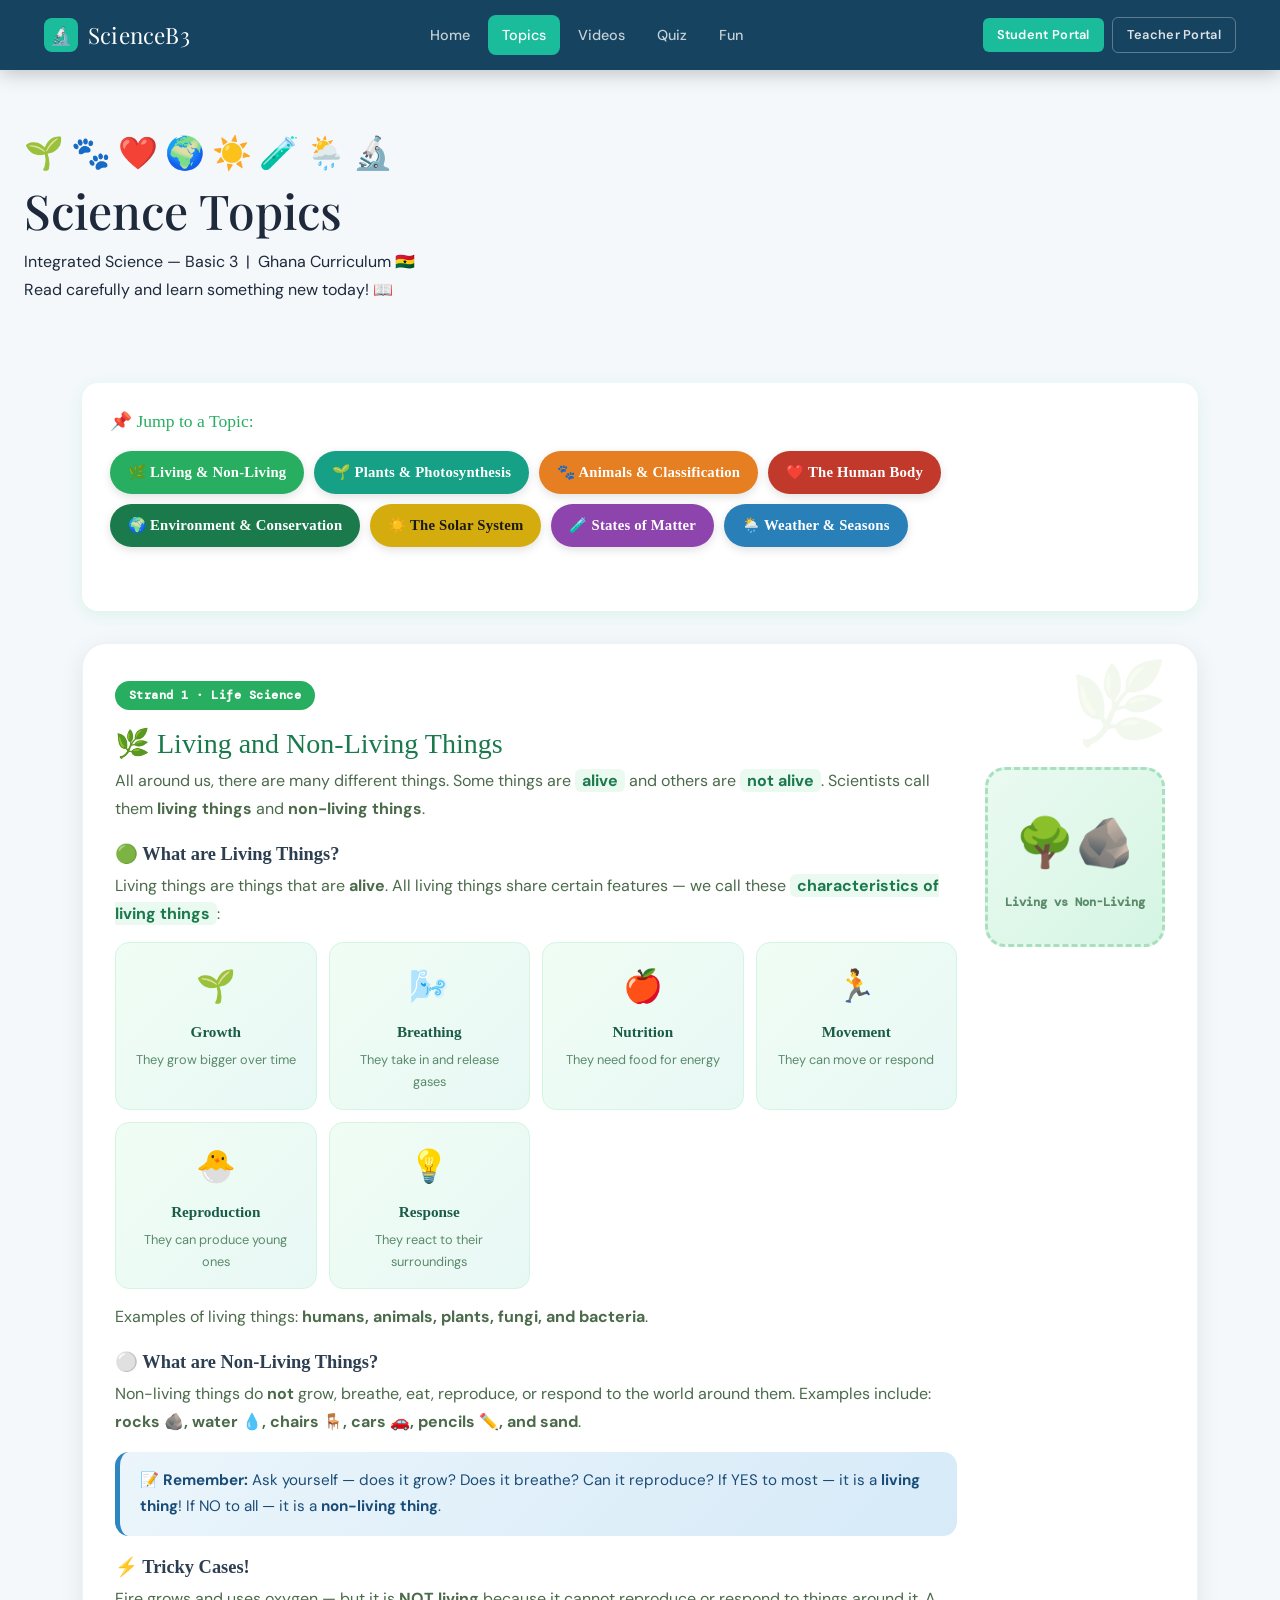
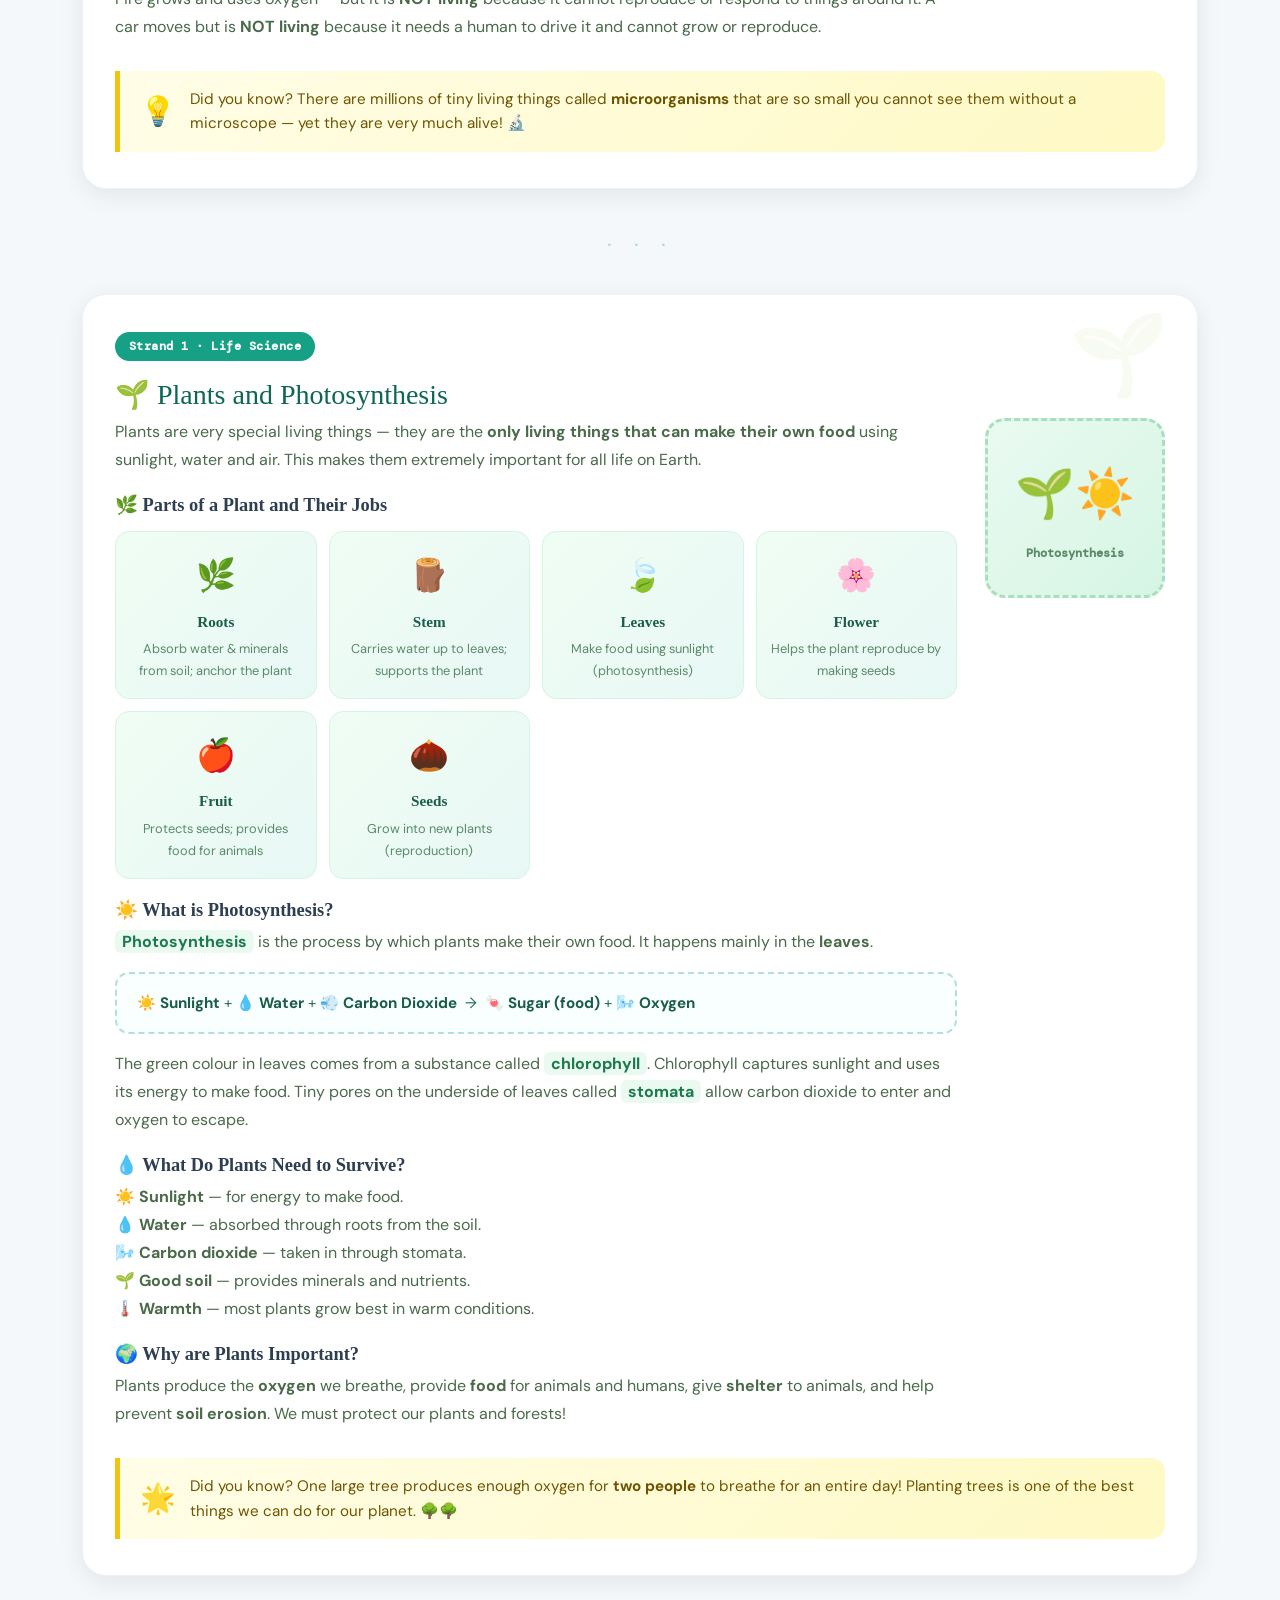
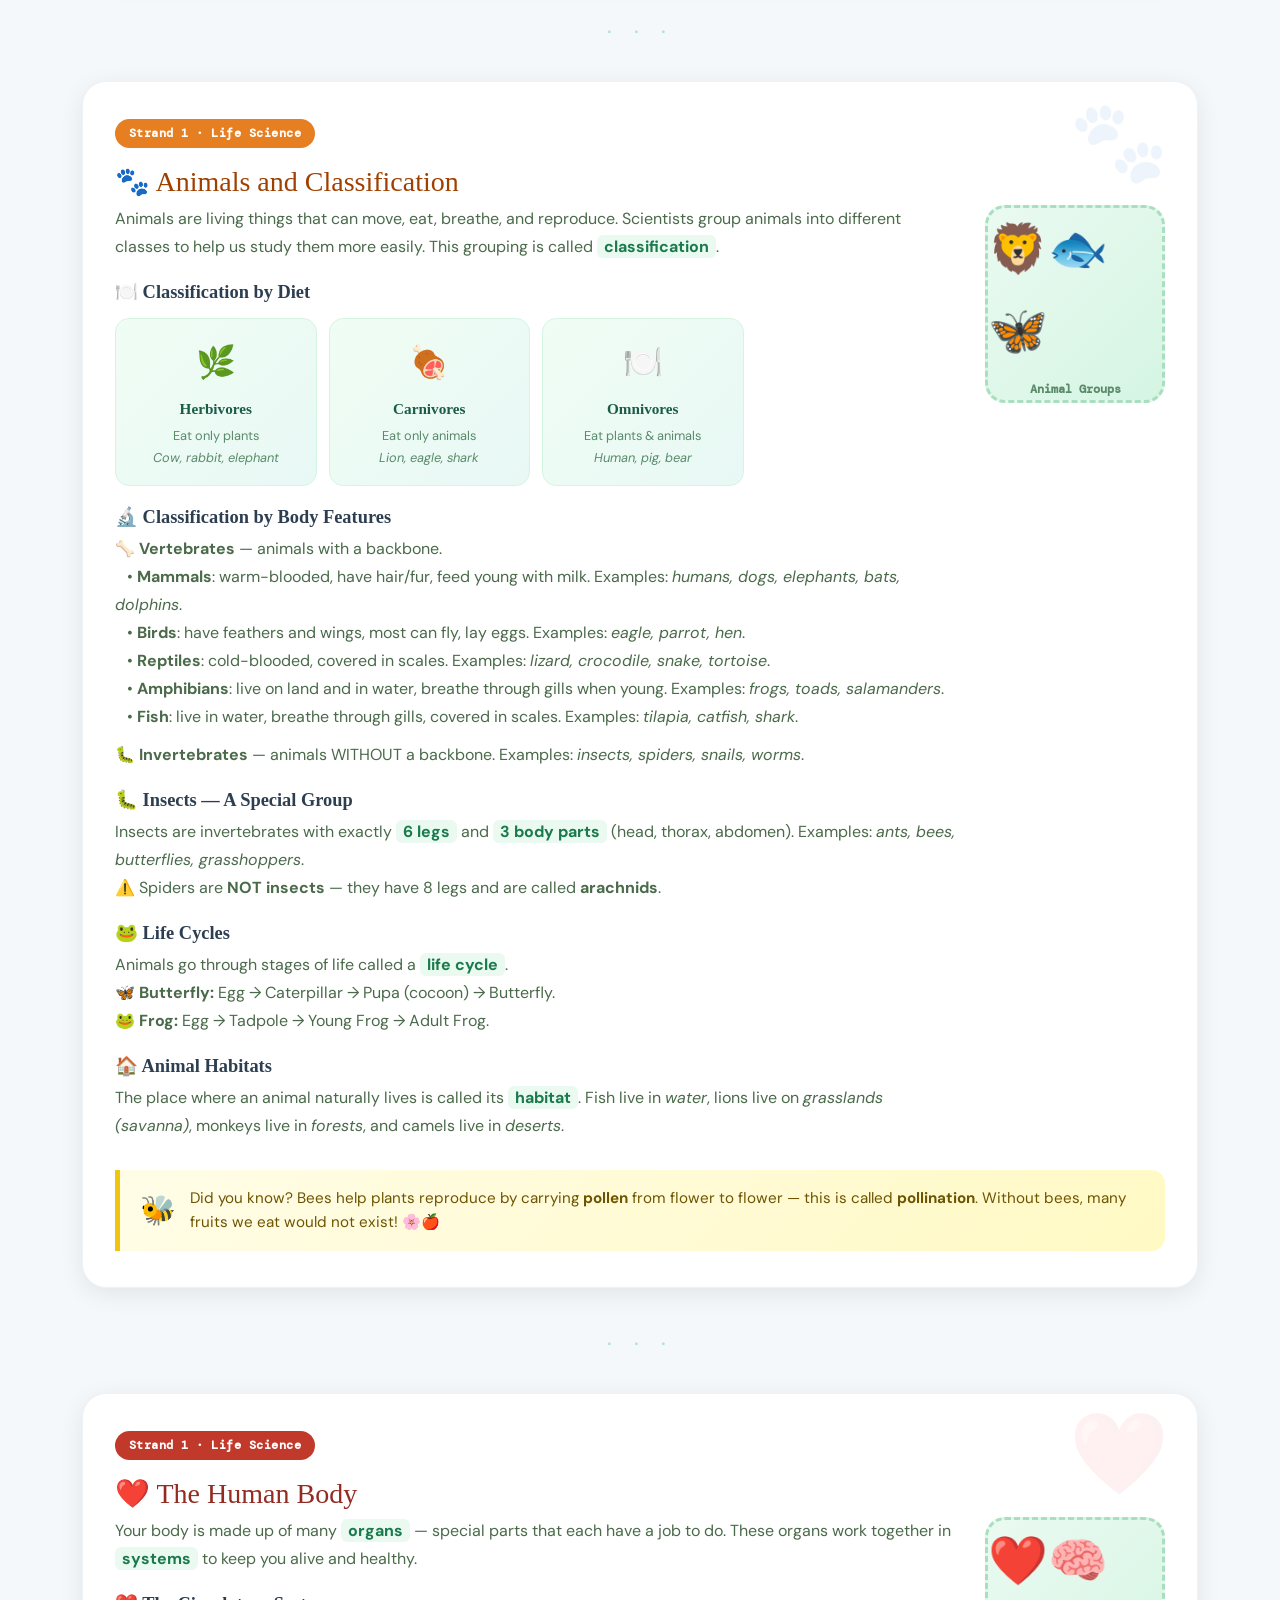
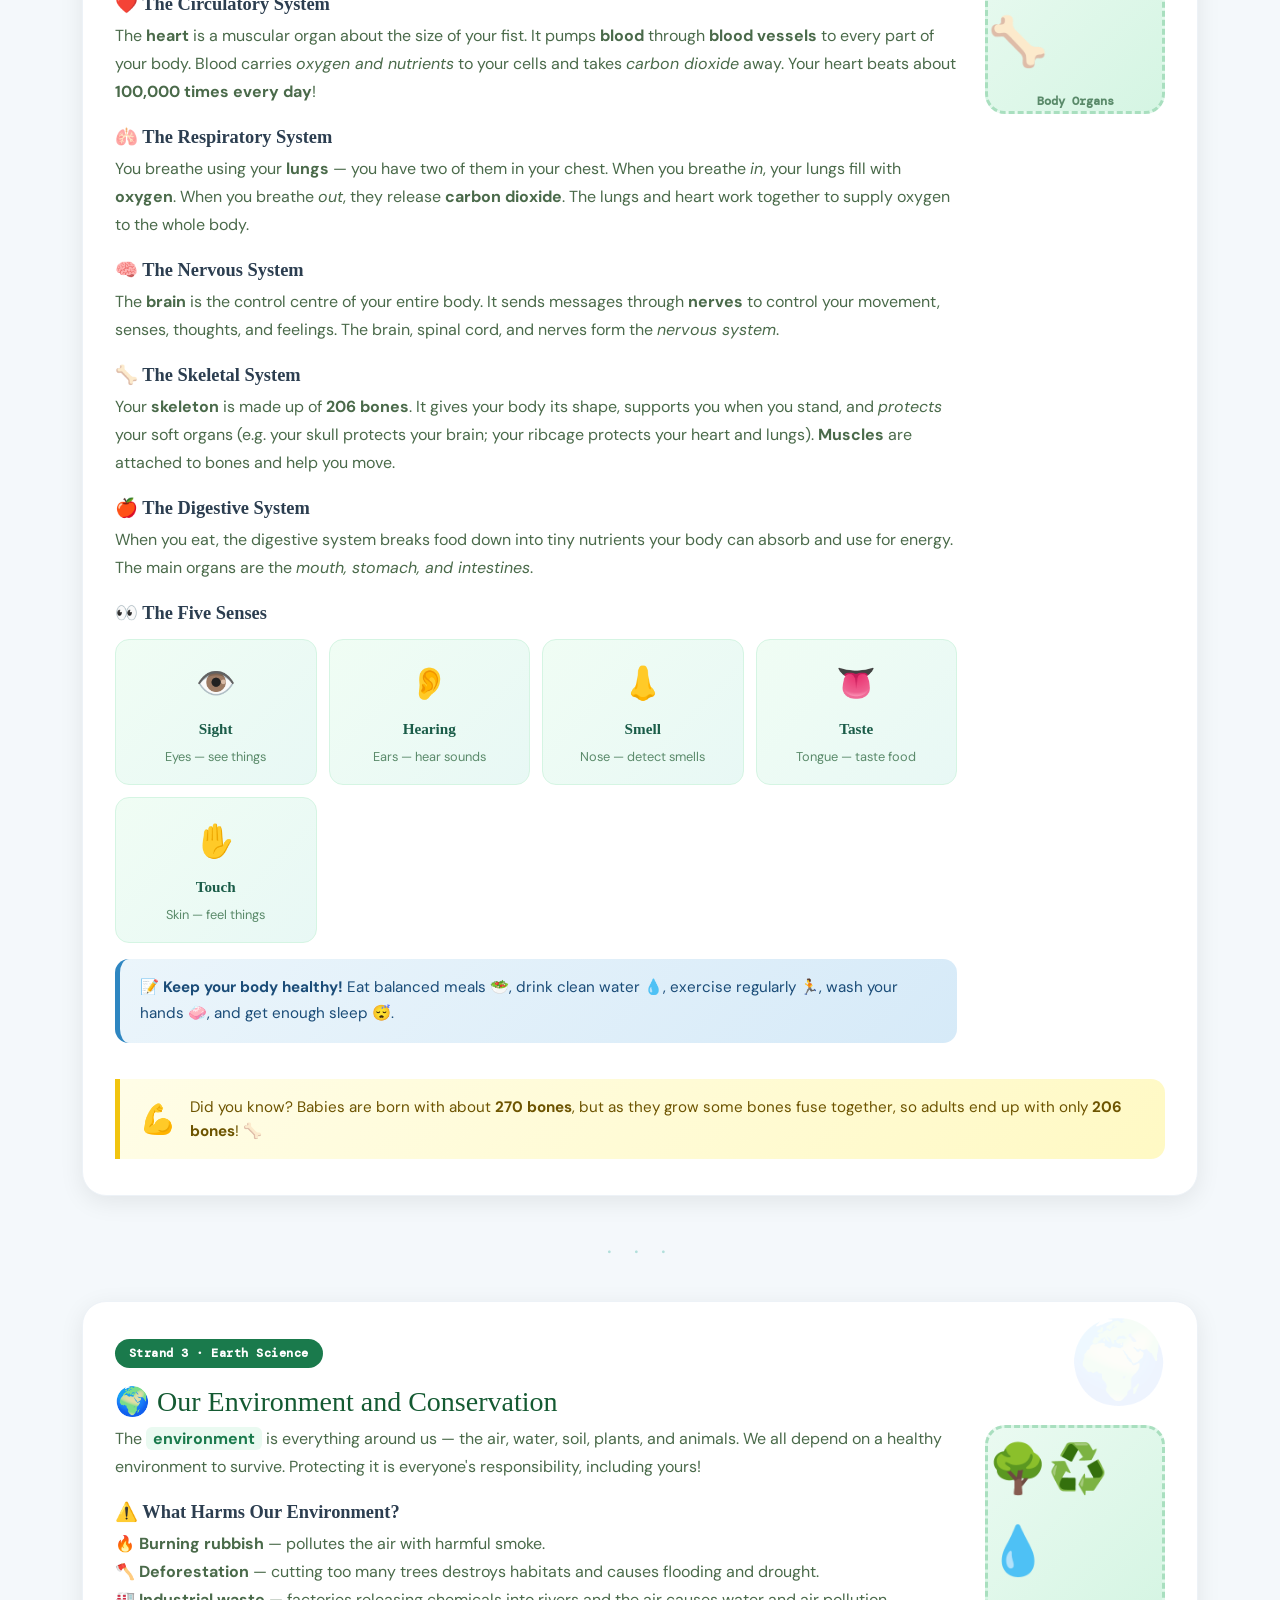
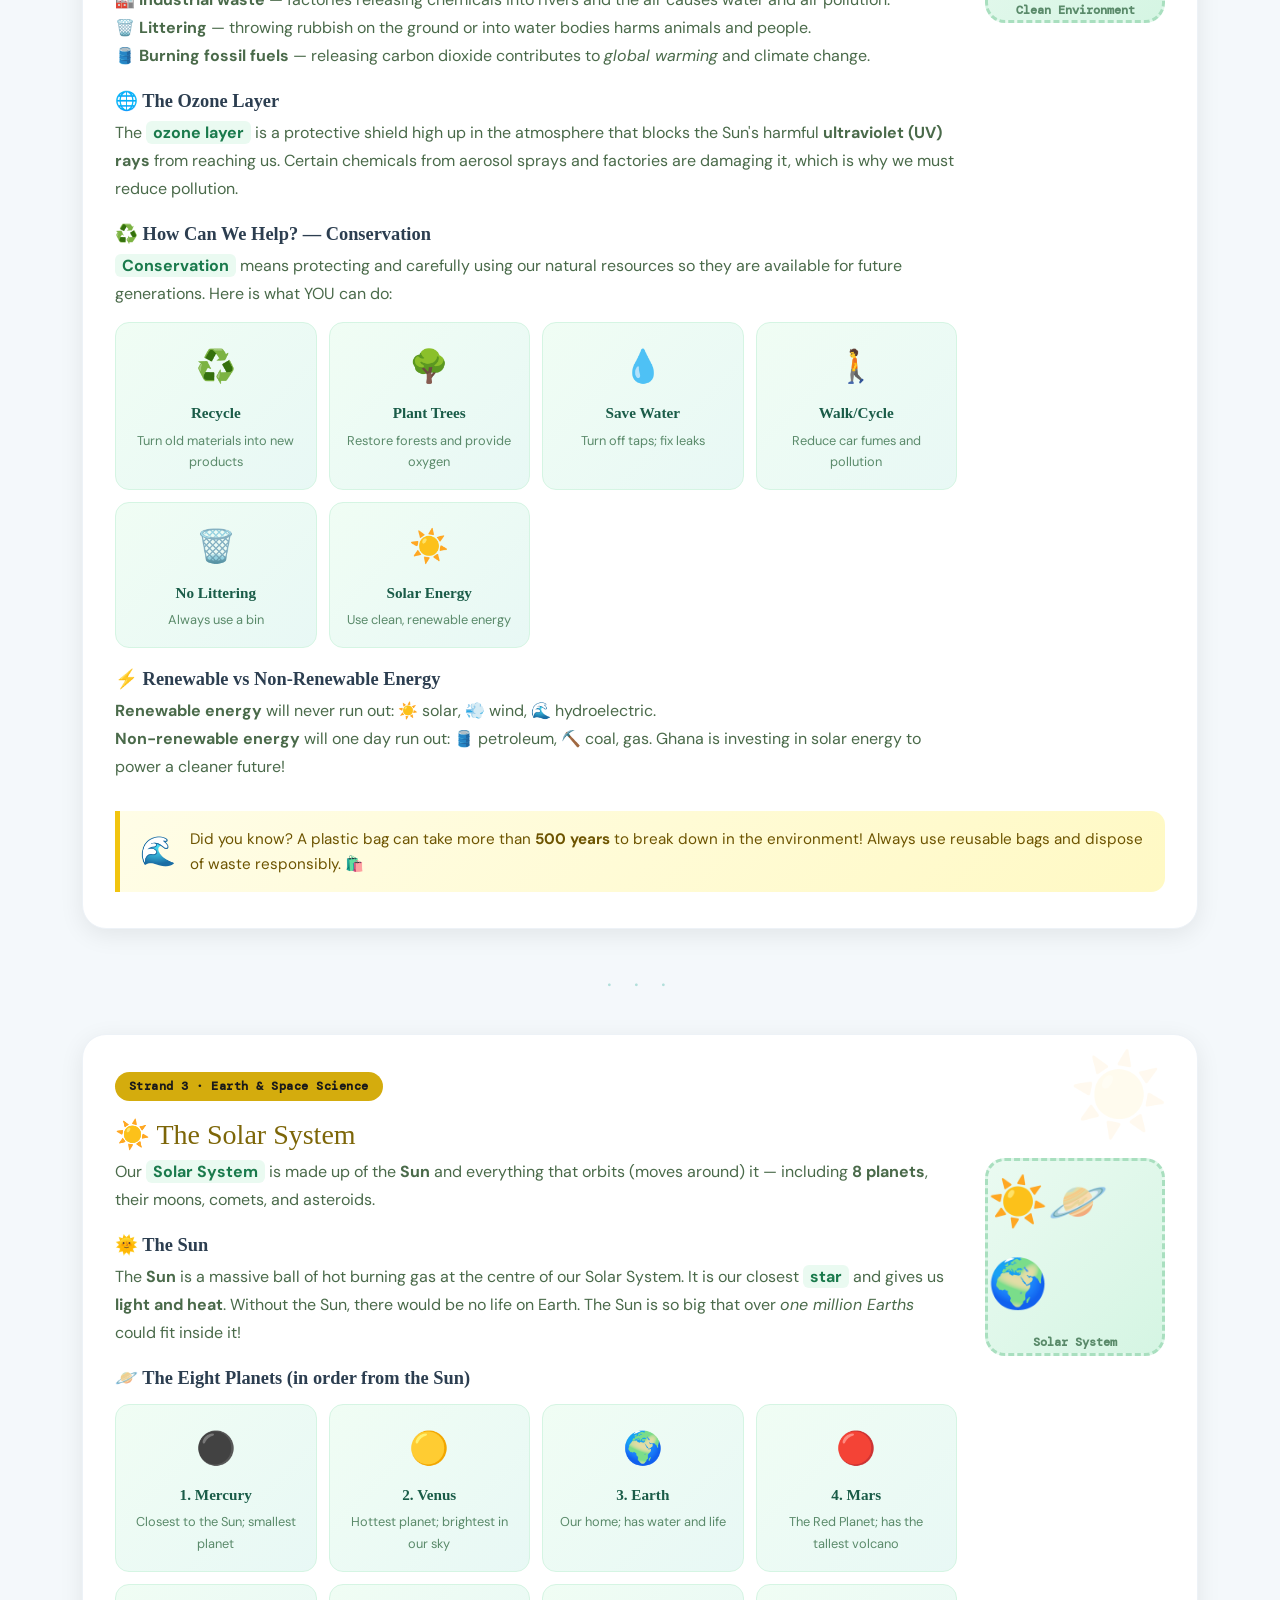
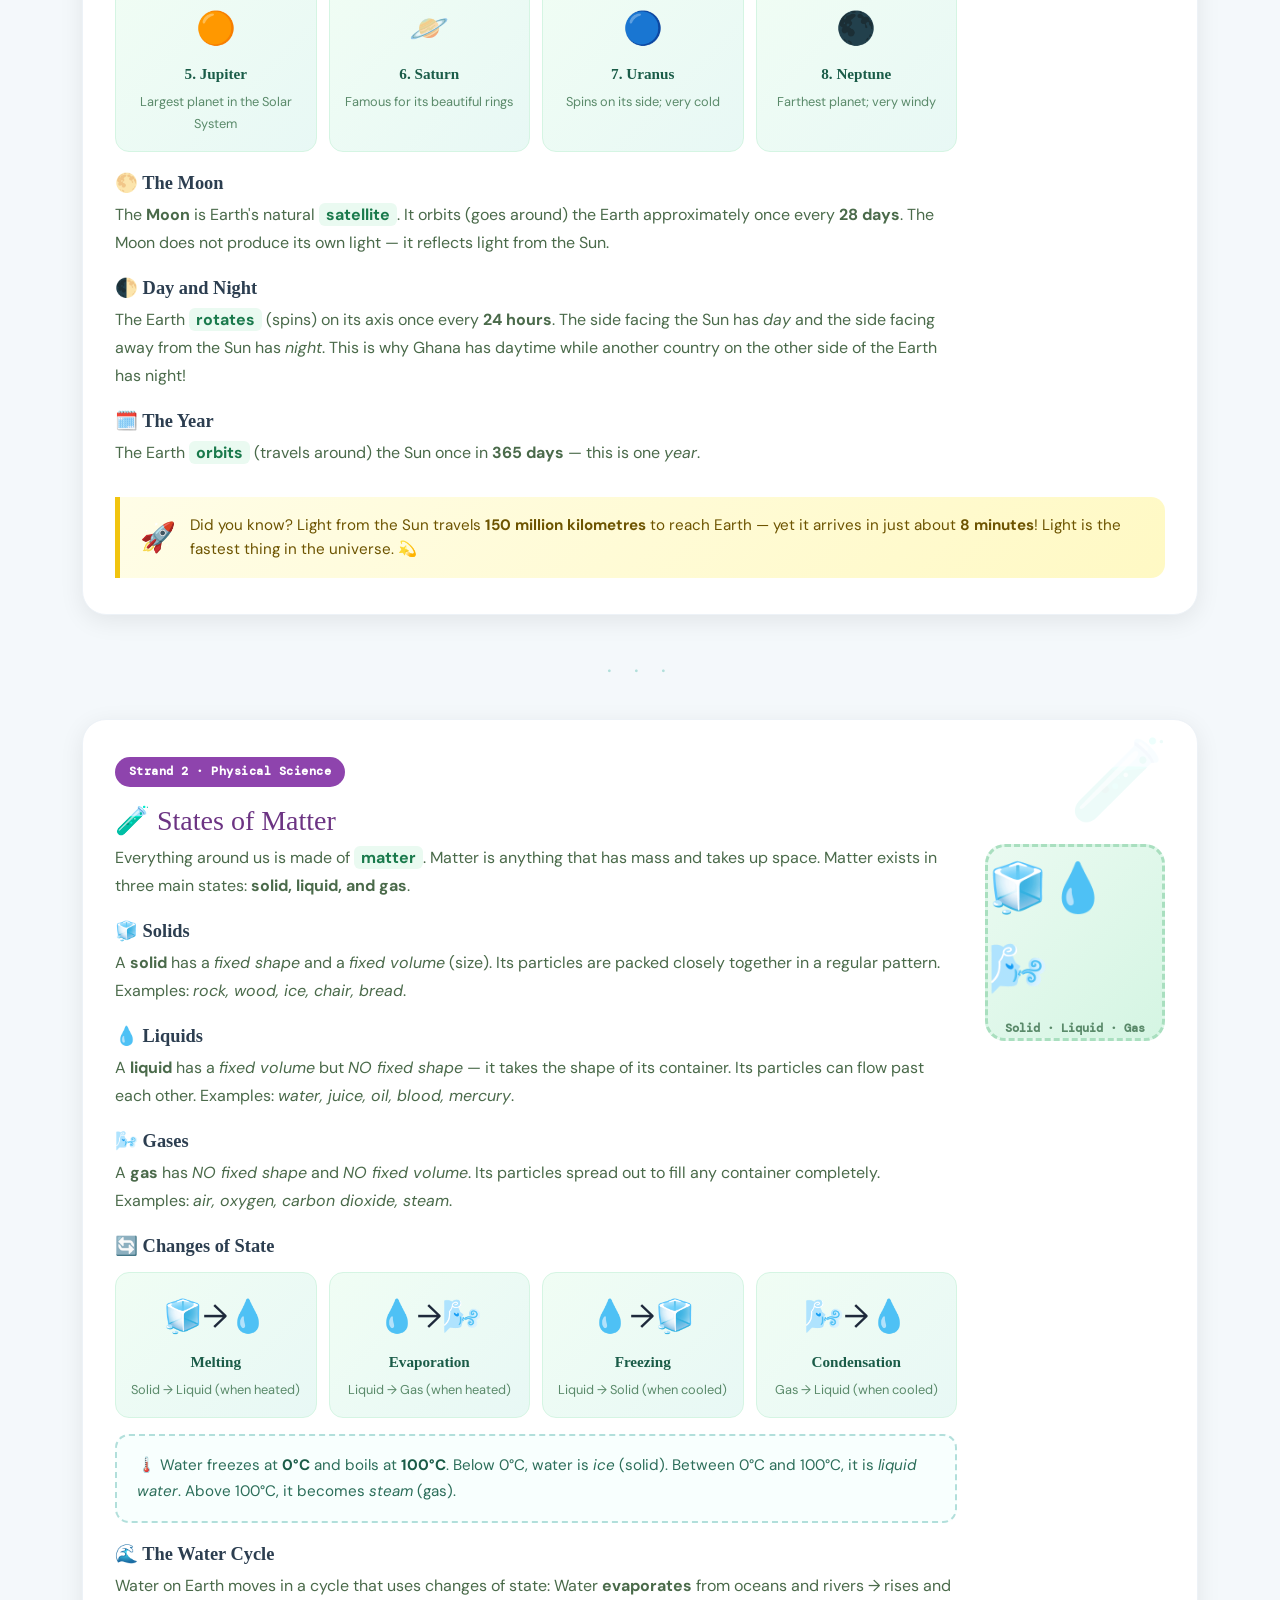
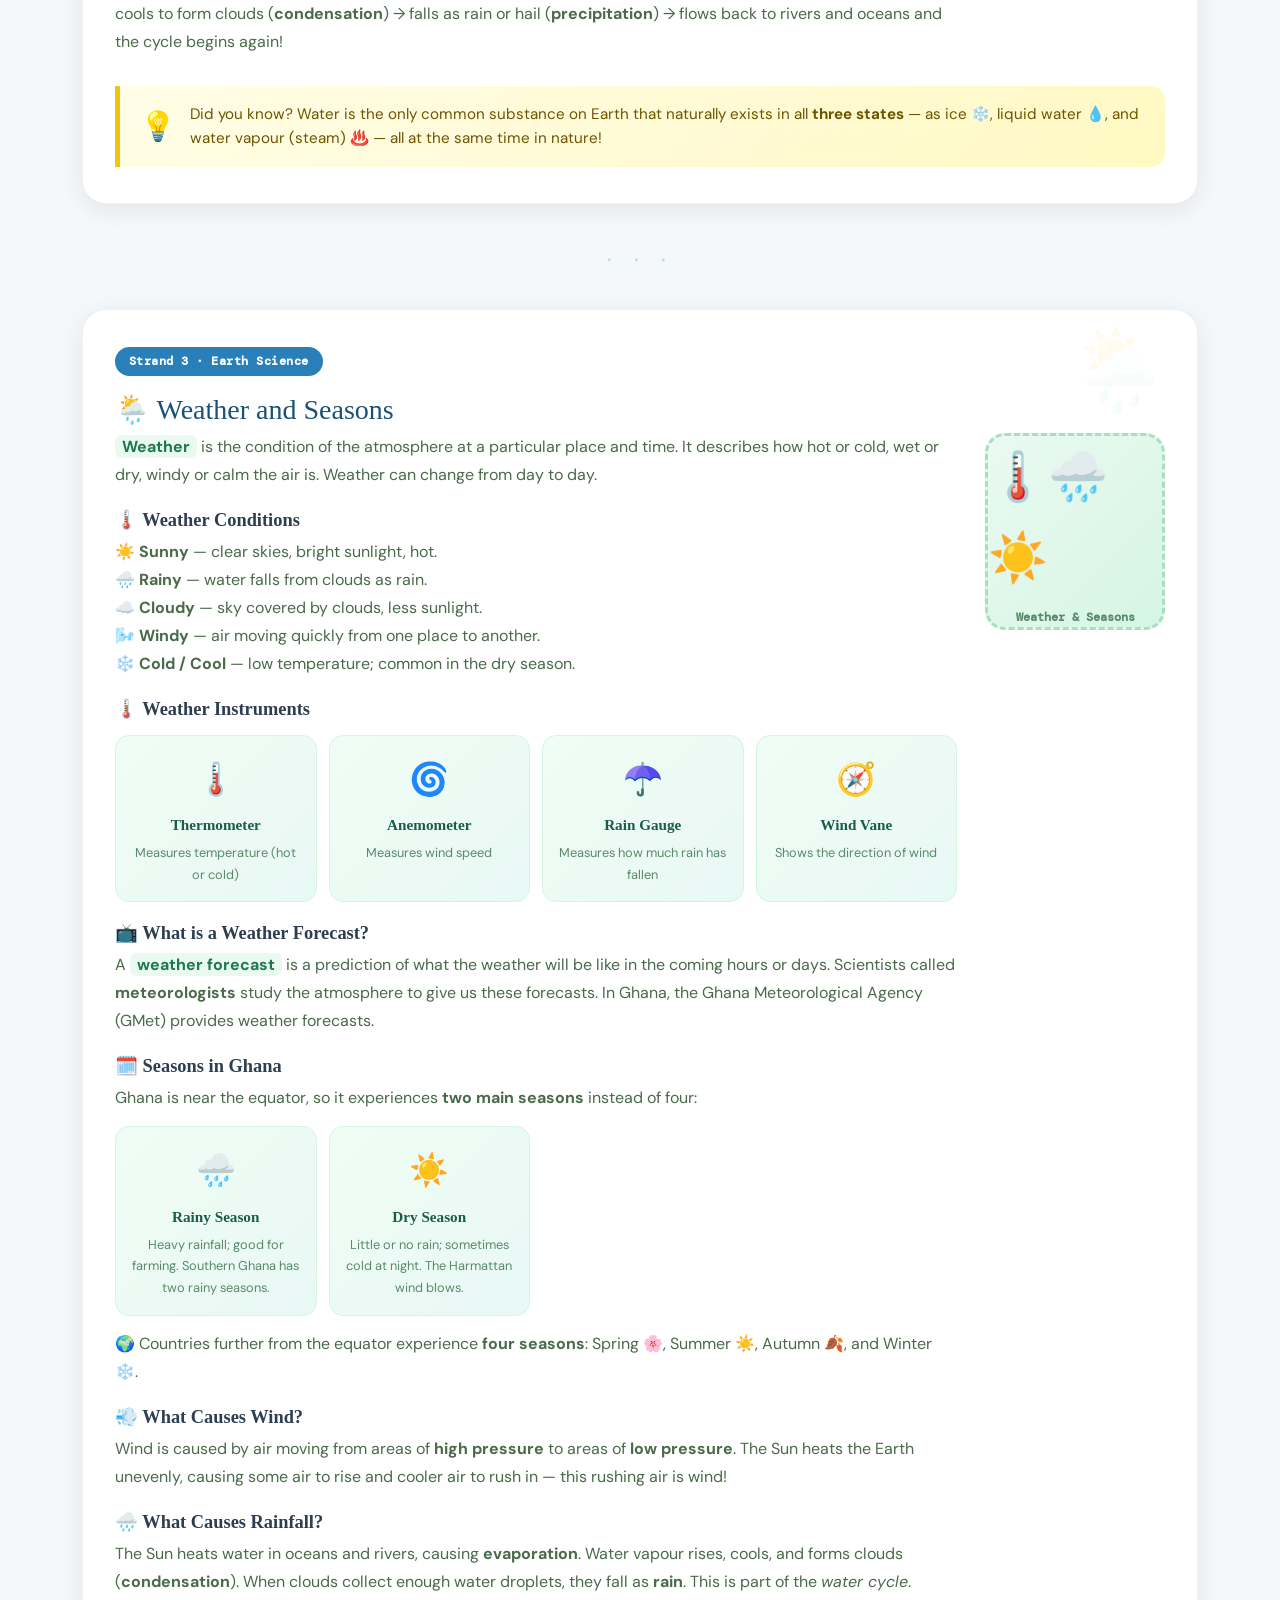
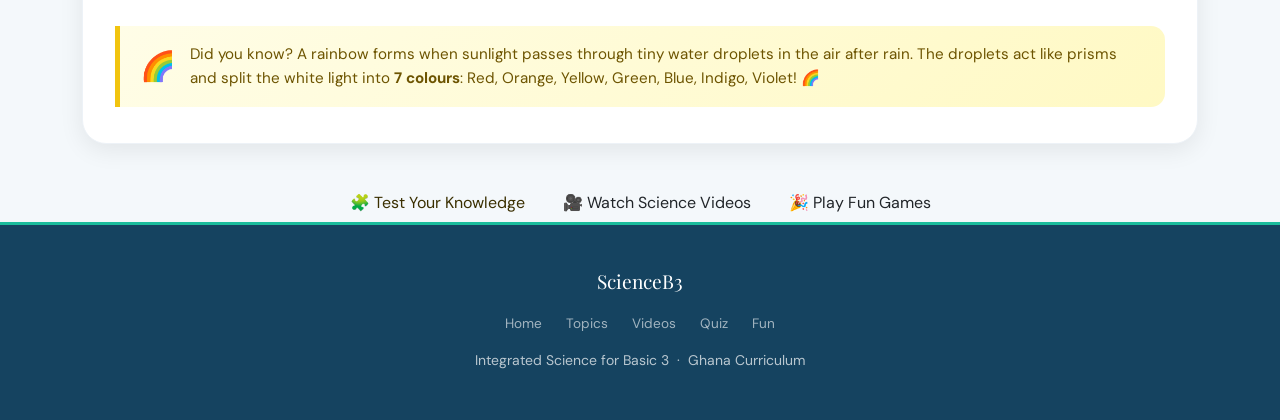
<file: course.html>
<!DOCTYPE html>
<html lang="en">
<head>
  <meta charset="UTF-8" />
  <meta name="viewport" content="width=device-width, initial-scale=1.0" />
  <title>Topics – Integrated Science Basic 3</title>
  <link rel="stylesheet" href="https://cdn.jsdelivr.net/npm/bootstrap@5.3.3/dist/css/bootstrap.min.css" />
  <link rel="stylesheet" href="https://cdn.jsdelivr.net/npm/bootstrap-icons@1.11.3/font/bootstrap-icons.min.css" />
  <link rel="stylesheet" href="style.css" />
  <style>
    /* ── Topic Nav Pills ── */
    .topic-nav {
      display: flex;
      flex-wrap: wrap;
      gap: 10px;
      margin-bottom: 40px;
    }
    .topic-nav a {
      display: inline-flex;
      align-items: center;
      gap: 6px;
      padding: 9px 18px;
      border-radius: 99px;
      font-family: 'Fredoka One', cursive;
      font-size: 0.92rem;
      text-decoration: none;
      color: white;
      box-shadow: 0 3px 10px rgba(0,0,0,0.12);
      transition: transform 0.18s, box-shadow 0.18s;
    }
    .topic-nav a:hover { transform: translateY(-3px); box-shadow: 0 7px 18px rgba(0,0,0,0.17); }
    .tn-green  { background: #27AE60; }
    .tn-teal   { background: #16A085; }
    .tn-orange { background: #E67E22; }
    .tn-red    { background: #C0392B; }
    .tn-earth  { background: #1A7A4C; }
    .tn-yellow { background: #D4AC0D; color:#1a1a1a !important; }
    .tn-purple { background: #8E44AD; }
    .tn-blue   { background: #2980B9; }

    /* ── Topic Section Styling ── */
    .topic-section {
      background: white;
      border-radius: 24px;
      padding: 36px 32px;
      margin-bottom: 36px;
      box-shadow: 0 6px 24px rgba(0,0,0,0.08);
      scroll-margin-top: 90px;
      position: relative;
      overflow: hidden;
    }
    .topic-section::before {
      content: attr(data-emoji);
      position: absolute;
      right: 28px;
      top: 20px;
      font-size: 5rem;
      opacity: 0.07;
      pointer-events: none;
      line-height: 1;
    }
    .topic-section h2 {
      font-family: 'Fredoka One', cursive;
      font-size: 1.75rem;
      margin-bottom: 6px;
      display: flex;
      align-items: center;
      gap: 10px;
    }
    .topic-section h3 {
      font-family: 'Fredoka One', cursive;
      font-size: 1.15rem;
      margin: 20px 0 6px;
      color: #2c3e50;
    }
    .topic-section p {
      color: #4a6a4a;
      font-size: 1rem;
      line-height: 1.75;
      margin-bottom: 10px;
    }

    /* Syllabus strand badge */
    .strand-badge {
      display: inline-block;
      padding: 4px 14px;
      border-radius: 99px;
      font-size: 0.78rem;
      font-weight: 700;
      letter-spacing: 0.04em;
      color: white;
      margin-bottom: 16px;
    }

    /* Keyword highlight */
    .kw {
      background: #eafaf1;
      color: #1a7a4c;
      padding: 1px 7px;
      border-radius: 6px;
      font-weight: 700;
    }

    /* Key terms box */
    .key-terms {
      background: #f8fffe;
      border: 2px dashed #b2dfdb;
      border-radius: 14px;
      padding: 16px 20px;
      margin: 16px 0;
    }
    .key-terms p {
      margin: 0;
      font-size: 0.95rem;
      color: #2c6e5a;
    }
    .key-terms strong { color: #1a5c48; }

    /* Concept grid */
    .concept-grid {
      display: grid;
      grid-template-columns: repeat(auto-fill, minmax(180px, 1fr));
      gap: 12px;
      margin: 14px 0;
    }
    .concept-card {
      background: linear-gradient(135deg, #f0fdf4, #e8f8f5);
      border-radius: 14px;
      padding: 16px 14px;
      text-align: center;
      border: 1.5px solid #d5f5e3;
    }
    .concept-card .cc-emoji { font-size: 2rem; display: block; margin-bottom: 6px; }
    .concept-card .cc-title { font-family: 'Fredoka One', cursive; font-size: 0.95rem; color: #1a5c48; }
    .concept-card .cc-desc  { font-size: 0.8rem; color: #5a8a6a; margin-top: 4px; }

    /* Flex topic layout */
    .topic-flex {
      display: flex;
      gap: 28px;
      align-items: flex-start;
      flex-wrap: wrap;
    }
    .topic-text { flex: 1; min-width: 260px; }
    .img-placeholder {
      width: 180px;
      min-width: 160px;
      aspect-ratio: 1;
      background: linear-gradient(135deg, #eafaf1, #d5f5e3);
      border-radius: 20px;
      display: flex;
      flex-direction: column;
      align-items: center;
      justify-content: center;
      font-size: 3rem;
      gap: 8px;
      color: #27ae60;
      border: 3px dashed #a9dfbf;
      flex-shrink: 0;
    }
    .img-placeholder span {
      font-size: 0.75rem;
      color: #5a8a6a;
      font-weight: 700;
      text-align: center;
      padding: 0 10px;
    }

    /* Fun fact */
    .fun-fact {
      background: linear-gradient(135deg, #FFFDE7, #FFF9C4);
      border-left: 5px solid #F1C40F;
      border-radius: 0 14px 14px 0;
      padding: 16px 20px;
      margin-top: 20px;
      display: flex;
      gap: 14px;
      align-items: flex-start;
    }
    .fact-icon { font-size: 1.8rem; flex-shrink: 0; }
    .fun-fact p { margin: 0; color: #6d5400; font-size: 0.95rem; line-height: 1.6; }

    /* Topic divider */
    .topic-divider {
      text-align: center;
      color: #b2dfdb;
      font-size: 1.5rem;
      letter-spacing: 8px;
      margin: 8px 0 28px;
    }

    /* Remember box */
    .remember-box {
      background: linear-gradient(135deg, #EBF5FB, #D6EAF8);
      border-radius: 14px;
      padding: 16px 20px;
      margin: 16px 0;
      border-left: 5px solid #2E86C1;
    }
    .remember-box p { margin: 0; color: #1a4c78; font-size: 0.95rem; line-height: 1.7; }
  </style>
</head>
<body>

  <!-- ========================================
       NAVIGATION BAR
       ======================================== -->
  <nav class="navbar navbar-expand-lg site-navbar">
    <div class="container-fluid">
      <a href="index.html" class="brand">
        <span class="brand-icon">&#128300;</span> ScienceB3
      </a>
      <button class="navbar-toggler ms-auto" type="button" data-bs-toggle="collapse" data-bs-target="#mainNav" aria-controls="mainNav" aria-expanded="false" aria-label="Toggle navigation">
        <span class="navbar-toggler-icon"></span>
      </button>
      <div class="collapse navbar-collapse" id="mainNav">
        <ul class="navbar-nav mx-auto gap-1">
          <li class="nav-item"><a href="index.html" class="nav-link">Home</a></li>
          <li class="nav-item"><a href="course.html" class="nav-link active">Topics</a></li>
          <li class="nav-item"><a href="videos.html" class="nav-link">Videos</a></li>
          <li class="nav-item"><a href="quiz.html" class="nav-link">Quiz</a></li>
          <li class="nav-item"><a href="extra.html" class="nav-link">Fun</a></li>
        </ul>
        <div class="portal-btns mt-2 mt-lg-0">
          <a href="student-login.html" class="portal-btn portal-btn-student">Student Portal</a>
          <a href="teacher-login.html" class="portal-btn portal-btn-teacher">Teacher Portal</a>
        </div>
      </div>
    </div>
  </nav>

  <!-- ========================================
       PAGE HERO BANNER
       ======================================== -->
  <section class="hero" style="padding: 56px 24px 64px;">
    <div class="blob blob-1"></div>
    <div class="blob blob-2"></div>
    <div class="hero-emoji-row" style="font-size:2rem;">🌱 🐾 ❤️ 🌍 ☀️ 🧪 🌦️ 🔬</div>
    <h1 style="font-size: clamp(1.8rem, 4vw, 3rem);">Science Topics</h1>
    <p class="subtitle">
      Integrated Science — Basic 3 &nbsp;|&nbsp; Ghana Curriculum 🇬🇭<br/>
      Read carefully and learn something new today! 📖
    </p>
  </section>

  <!-- ========================================
       TOPICS CONTENT
       ======================================== -->
  <main class="container">

    <!-- ── Quick Navigation ── -->
    <div style="
      background: white;
      border-radius: 16px;
      padding: 24px 28px;
      margin-bottom: 32px;
      box-shadow: 0 4px 16px rgba(46,204,113,0.12);
    ">
      <p style="font-family:'Fredoka One',cursive; color:#27AE60; font-size:1.1rem; margin-bottom:14px;">
        📌 Jump to a Topic:
      </p>
      <div class="topic-nav">
        <a href="#living"      class="tn-green" >🌿 Living &amp; Non-Living</a>
        <a href="#plants"      class="tn-teal"  >🌱 Plants &amp; Photosynthesis</a>
        <a href="#animals"     class="tn-orange">🐾 Animals &amp; Classification</a>
        <a href="#body"        class="tn-red"   >❤️ The Human Body</a>
        <a href="#environment" class="tn-earth" >🌍 Environment &amp; Conservation</a>
        <a href="#solar"       class="tn-yellow">☀️ The Solar System</a>
        <a href="#matter"      class="tn-purple">🧪 States of Matter</a>
        <a href="#weather"     class="tn-blue"  >🌦️ Weather &amp; Seasons</a>
      </div>
    </div>

    <!-- ══════════════════════════════════════════
         TOPIC 1 — LIVING AND NON-LIVING THINGS
         ══════════════════════════════════════════ -->
    <section class="topic-section" id="living" data-emoji="🌿">
      <span class="strand-badge" style="background:#27AE60;">Strand 1 · Life Science</span>
      <h2 style="color:#1a7a4c;">🌿 Living and Non-Living Things</h2>

      <div class="topic-flex">
        <div class="topic-text">
          <p>
            All around us, there are many different things. Some things are
            <span class="kw">alive</span> and others are <span class="kw">not alive</span>.
            Scientists call them <strong>living things</strong> and <strong>non-living things</strong>.
          </p>

          <h3>🟢 What are Living Things?</h3>
          <p>
            Living things are things that are <strong>alive</strong>. All living things share
            certain features — we call these <span class="kw">characteristics of living things</span>:
          </p>

          <div class="concept-grid">
            <div class="concept-card">
              <span class="cc-emoji">🌱</span>
              <div class="cc-title">Growth</div>
              <div class="cc-desc">They grow bigger over time</div>
            </div>
            <div class="concept-card">
              <span class="cc-emoji">🌬️</span>
              <div class="cc-title">Breathing</div>
              <div class="cc-desc">They take in and release gases</div>
            </div>
            <div class="concept-card">
              <span class="cc-emoji">🍎</span>
              <div class="cc-title">Nutrition</div>
              <div class="cc-desc">They need food for energy</div>
            </div>
            <div class="concept-card">
              <span class="cc-emoji">🏃</span>
              <div class="cc-title">Movement</div>
              <div class="cc-desc">They can move or respond</div>
            </div>
            <div class="concept-card">
              <span class="cc-emoji">🐣</span>
              <div class="cc-title">Reproduction</div>
              <div class="cc-desc">They can produce young ones</div>
            </div>
            <div class="concept-card">
              <span class="cc-emoji">💡</span>
              <div class="cc-title">Response</div>
              <div class="cc-desc">They react to their surroundings</div>
            </div>
          </div>

          <p>
            Examples of living things: <strong>humans, animals, plants, fungi, and bacteria</strong>.
          </p>

          <h3>⚪ What are Non-Living Things?</h3>
          <p>
            Non-living things do <strong>not</strong> grow, breathe, eat, reproduce, or respond
            to the world around them. Examples include:
            <strong>rocks 🪨, water 💧, chairs 🪑, cars 🚗, pencils ✏️, and sand</strong>.
          </p>

          <div class="remember-box">
            <p>
              📝 <strong>Remember:</strong> Ask yourself — does it grow? Does it breathe? Can it
              reproduce? If YES to most — it is a <strong>living thing</strong>!
              If NO to all — it is a <strong>non-living thing</strong>.
            </p>
          </div>

          <h3>⚡ Tricky Cases!</h3>
          <p>
            Fire grows and uses oxygen — but it is <strong>NOT living</strong> because it cannot
            reproduce or respond to things around it. A car moves but is <strong>NOT living</strong>
            because it needs a human to drive it and cannot grow or reproduce.
          </p>
        </div>

        <div class="img-placeholder">
          🌳🪨
          <span>Living vs Non-Living</span>
        </div>
      </div>

      <div class="fun-fact">
        <span class="fact-icon">💡</span>
        <p>
          Did you know? There are millions of tiny living things called <strong>microorganisms</strong>
          that are so small you cannot see them without a microscope — yet they are very much alive! 🔬
        </p>
      </div>
    </section>

    <div class="topic-divider">· · ·</div>

    <!-- ══════════════════════════════════════════
         TOPIC 2 — PLANTS & PHOTOSYNTHESIS
         ══════════════════════════════════════════ -->
    <section class="topic-section" id="plants" data-emoji="🌱">
      <span class="strand-badge" style="background:#16A085;">Strand 1 · Life Science</span>
      <h2 style="color:#0e6655;">🌱 Plants and Photosynthesis</h2>

      <div class="topic-flex">
        <div class="topic-text">
          <p>
            Plants are very special living things — they are the <strong>only living things
            that can make their own food</strong> using sunlight, water and air.
            This makes them extremely important for all life on Earth.
          </p>

          <h3>🌿 Parts of a Plant and Their Jobs</h3>
          <div class="concept-grid">
            <div class="concept-card">
              <span class="cc-emoji">🌿</span>
              <div class="cc-title">Roots</div>
              <div class="cc-desc">Absorb water &amp; minerals from soil; anchor the plant</div>
            </div>
            <div class="concept-card">
              <span class="cc-emoji">🪵</span>
              <div class="cc-title">Stem</div>
              <div class="cc-desc">Carries water up to leaves; supports the plant</div>
            </div>
            <div class="concept-card">
              <span class="cc-emoji">🍃</span>
              <div class="cc-title">Leaves</div>
              <div class="cc-desc">Make food using sunlight (photosynthesis)</div>
            </div>
            <div class="concept-card">
              <span class="cc-emoji">🌸</span>
              <div class="cc-title">Flower</div>
              <div class="cc-desc">Helps the plant reproduce by making seeds</div>
            </div>
            <div class="concept-card">
              <span class="cc-emoji">🍎</span>
              <div class="cc-title">Fruit</div>
              <div class="cc-desc">Protects seeds; provides food for animals</div>
            </div>
            <div class="concept-card">
              <span class="cc-emoji">🌰</span>
              <div class="cc-title">Seeds</div>
              <div class="cc-desc">Grow into new plants (reproduction)</div>
            </div>
          </div>

          <h3>☀️ What is Photosynthesis?</h3>
          <p>
            <span class="kw">Photosynthesis</span> is the process by which plants make their own food.
            It happens mainly in the <strong>leaves</strong>.
          </p>

          <div class="key-terms">
            <p>
              <strong>☀️ Sunlight</strong> + <strong>💧 Water</strong> + <strong>💨 Carbon Dioxide</strong>
              &nbsp;→&nbsp; <strong>🍬 Sugar (food)</strong> + <strong>🌬️ Oxygen</strong>
            </p>
          </div>

          <p>
            The green colour in leaves comes from a substance called <span class="kw">chlorophyll</span>.
            Chlorophyll captures sunlight and uses its energy to make food.
            Tiny pores on the underside of leaves called <span class="kw">stomata</span> allow
            carbon dioxide to enter and oxygen to escape.
          </p>

          <h3>💧 What Do Plants Need to Survive?</h3>
          <p>
            ☀️ <strong>Sunlight</strong> — for energy to make food.<br/>
            💧 <strong>Water</strong> — absorbed through roots from the soil.<br/>
            🌬️ <strong>Carbon dioxide</strong> — taken in through stomata.<br/>
            🌱 <strong>Good soil</strong> — provides minerals and nutrients.<br/>
            🌡️ <strong>Warmth</strong> — most plants grow best in warm conditions.
          </p>

          <h3>🌍 Why are Plants Important?</h3>
          <p>
            Plants produce the <strong>oxygen</strong> we breathe, provide <strong>food</strong>
            for animals and humans, give <strong>shelter</strong> to animals, and help prevent
            <strong>soil erosion</strong>. We must protect our plants and forests!
          </p>
        </div>

        <div class="img-placeholder">
          🌱☀️
          <span>Photosynthesis</span>
        </div>
      </div>

      <div class="fun-fact">
        <span class="fact-icon">🌟</span>
        <p>
          Did you know? One large tree produces enough oxygen for <strong>two people</strong>
          to breathe for an entire day! Planting trees is one of the best things we can do
          for our planet. 🌳🌳
        </p>
      </div>
    </section>

    <div class="topic-divider">· · ·</div>

    <!-- ══════════════════════════════════════════
         TOPIC 3 — ANIMALS & CLASSIFICATION
         ══════════════════════════════════════════ -->
    <section class="topic-section" id="animals" data-emoji="🐾">
      <span class="strand-badge" style="background:#E67E22;">Strand 1 · Life Science</span>
      <h2 style="color:#a04000;">🐾 Animals and Classification</h2>

      <div class="topic-flex">
        <div class="topic-text">
          <p>
            Animals are living things that can move, eat, breathe, and reproduce.
            Scientists group animals into different classes to help us study them more easily.
            This grouping is called <span class="kw">classification</span>.
          </p>

          <h3>🍽️ Classification by Diet</h3>
          <div class="concept-grid">
            <div class="concept-card">
              <span class="cc-emoji">🌿</span>
              <div class="cc-title">Herbivores</div>
              <div class="cc-desc">Eat only plants<br/><em>Cow, rabbit, elephant</em></div>
            </div>
            <div class="concept-card">
              <span class="cc-emoji">🍖</span>
              <div class="cc-title">Carnivores</div>
              <div class="cc-desc">Eat only animals<br/><em>Lion, eagle, shark</em></div>
            </div>
            <div class="concept-card">
              <span class="cc-emoji">🍽️</span>
              <div class="cc-title">Omnivores</div>
              <div class="cc-desc">Eat plants &amp; animals<br/><em>Human, pig, bear</em></div>
            </div>
          </div>

          <h3>🔬 Classification by Body Features</h3>
          <p>
            🦴 <strong>Vertebrates</strong> — animals with a backbone.<br/>
            &nbsp;&nbsp;&nbsp;• <strong>Mammals</strong>: warm-blooded, have hair/fur, feed young with milk.
              Examples: <em>humans, dogs, elephants, bats, dolphins</em>.<br/>
            &nbsp;&nbsp;&nbsp;• <strong>Birds</strong>: have feathers and wings, most can fly, lay eggs.
              Examples: <em>eagle, parrot, hen</em>.<br/>
            &nbsp;&nbsp;&nbsp;• <strong>Reptiles</strong>: cold-blooded, covered in scales.
              Examples: <em>lizard, crocodile, snake, tortoise</em>.<br/>
            &nbsp;&nbsp;&nbsp;• <strong>Amphibians</strong>: live on land and in water, breathe through gills when young.
              Examples: <em>frogs, toads, salamanders</em>.<br/>
            &nbsp;&nbsp;&nbsp;• <strong>Fish</strong>: live in water, breathe through gills, covered in scales.
              Examples: <em>tilapia, catfish, shark</em>.
          </p>
          <p>
            🐛 <strong>Invertebrates</strong> — animals WITHOUT a backbone. Examples:
            <em>insects, spiders, snails, worms</em>.
          </p>

          <h3>🐛 Insects — A Special Group</h3>
          <p>
            Insects are invertebrates with exactly <span class="kw">6 legs</span> and
            <span class="kw">3 body parts</span> (head, thorax, abdomen).
            Examples: <em>ants, bees, butterflies, grasshoppers</em>.
            <br/>
            ⚠️ Spiders are <strong>NOT insects</strong> — they have 8 legs and are called
            <strong>arachnids</strong>.
          </p>

          <h3>🐸 Life Cycles</h3>
          <p>
            Animals go through stages of life called a <span class="kw">life cycle</span>.<br/>
            🦋 <strong>Butterfly:</strong> Egg → Caterpillar → Pupa (cocoon) → Butterfly.<br/>
            🐸 <strong>Frog:</strong> Egg → Tadpole → Young Frog → Adult Frog.
          </p>

          <h3>🏠 Animal Habitats</h3>
          <p>
            The place where an animal naturally lives is called its <span class="kw">habitat</span>.
            Fish live in <em>water</em>, lions live on <em>grasslands (savanna)</em>,
            monkeys live in <em>forests</em>, and camels live in <em>deserts</em>.
          </p>
        </div>

        <div class="img-placeholder">
          🦁🐟🦋
          <span>Animal Groups</span>
        </div>
      </div>

      <div class="fun-fact">
        <span class="fact-icon">🐝</span>
        <p>
          Did you know? Bees help plants reproduce by carrying <strong>pollen</strong> from
          flower to flower — this is called <strong>pollination</strong>. Without bees,
          many fruits we eat would not exist! 🌸🍎
        </p>
      </div>
    </section>

    <div class="topic-divider">· · ·</div>

    <!-- ══════════════════════════════════════════
         TOPIC 4 — THE HUMAN BODY
         ══════════════════════════════════════════ -->
    <section class="topic-section" id="body" data-emoji="❤️">
      <span class="strand-badge" style="background:#C0392B;">Strand 1 · Life Science</span>
      <h2 style="color:#922b21;">❤️ The Human Body</h2>

      <div class="topic-flex">
        <div class="topic-text">
          <p>
            Your body is made up of many <span class="kw">organs</span> — special parts that
            each have a job to do. These organs work together in <span class="kw">systems</span>
            to keep you alive and healthy.
          </p>

          <h3>❤️ The Circulatory System</h3>
          <p>
            The <strong>heart</strong> is a muscular organ about the size of your fist.
            It pumps <strong>blood</strong> through <strong>blood vessels</strong> to every
            part of your body. Blood carries <em>oxygen and nutrients</em> to your cells and
            takes <em>carbon dioxide</em> away.
            Your heart beats about <strong>100,000 times every day</strong>!
          </p>

          <h3>🫁 The Respiratory System</h3>
          <p>
            You breathe using your <strong>lungs</strong> — you have two of them in your chest.
            When you breathe <em>in</em>, your lungs fill with <strong>oxygen</strong>.
            When you breathe <em>out</em>, they release <strong>carbon dioxide</strong>.
            The lungs and heart work together to supply oxygen to the whole body.
          </p>

          <h3>🧠 The Nervous System</h3>
          <p>
            The <strong>brain</strong> is the control centre of your entire body. It sends
            messages through <strong>nerves</strong> to control your movement, senses, thoughts,
            and feelings. The brain, spinal cord, and nerves form the <em>nervous system</em>.
          </p>

          <h3>🦴 The Skeletal System</h3>
          <p>
            Your <strong>skeleton</strong> is made up of <strong>206 bones</strong>.
            It gives your body its shape, supports you when you stand, and
            <em>protects</em> your soft organs (e.g. your skull protects your brain;
            your ribcage protects your heart and lungs).
            <strong>Muscles</strong> are attached to bones and help you move.
          </p>

          <h3>🍎 The Digestive System</h3>
          <p>
            When you eat, the digestive system breaks food down into tiny nutrients
            your body can absorb and use for energy. The main organs are the
            <em>mouth, stomach, and intestines</em>.
          </p>

          <h3>👀 The Five Senses</h3>
          <div class="concept-grid">
            <div class="concept-card"><span class="cc-emoji">👁️</span><div class="cc-title">Sight</div><div class="cc-desc">Eyes — see things</div></div>
            <div class="concept-card"><span class="cc-emoji">👂</span><div class="cc-title">Hearing</div><div class="cc-desc">Ears — hear sounds</div></div>
            <div class="concept-card"><span class="cc-emoji">👃</span><div class="cc-title">Smell</div><div class="cc-desc">Nose — detect smells</div></div>
            <div class="concept-card"><span class="cc-emoji">👅</span><div class="cc-title">Taste</div><div class="cc-desc">Tongue — taste food</div></div>
            <div class="concept-card"><span class="cc-emoji">✋</span><div class="cc-title">Touch</div><div class="cc-desc">Skin — feel things</div></div>
          </div>

          <div class="remember-box">
            <p>
              📝 <strong>Keep your body healthy!</strong> Eat balanced meals 🥗, drink
              clean water 💧, exercise regularly 🏃, wash your hands 🧼, and get enough sleep 😴.
            </p>
          </div>
        </div>

        <div class="img-placeholder">
          ❤️🧠🦴
          <span>Body Organs</span>
        </div>
      </div>

      <div class="fun-fact">
        <span class="fact-icon">💪</span>
        <p>
          Did you know? Babies are born with about <strong>270 bones</strong>, but as they grow
          some bones fuse together, so adults end up with only <strong>206 bones</strong>! 🦴
        </p>
      </div>
    </section>

    <div class="topic-divider">· · ·</div>

    <!-- ══════════════════════════════════════════
         TOPIC 5 — ENVIRONMENT & CONSERVATION
         ══════════════════════════════════════════ -->
    <section class="topic-section" id="environment" data-emoji="🌍">
      <span class="strand-badge" style="background:#1A7A4C;">Strand 3 · Earth Science</span>
      <h2 style="color:#145a32;">🌍 Our Environment and Conservation</h2>

      <div class="topic-flex">
        <div class="topic-text">
          <p>
            The <span class="kw">environment</span> is everything around us — the air, water,
            soil, plants, and animals. We all depend on a healthy environment to survive.
            Protecting it is everyone's responsibility, including yours!
          </p>

          <h3>⚠️ What Harms Our Environment?</h3>
          <p>
            🔥 <strong>Burning rubbish</strong> — pollutes the air with harmful smoke.<br/>
            🪓 <strong>Deforestation</strong> — cutting too many trees destroys habitats and
              causes flooding and drought.<br/>
            🏭 <strong>Industrial waste</strong> — factories releasing chemicals into rivers
              and the air causes water and air pollution.<br/>
            🗑️ <strong>Littering</strong> — throwing rubbish on the ground or into water bodies
              harms animals and people.<br/>
            🛢️ <strong>Burning fossil fuels</strong> — releasing carbon dioxide contributes to
              <em>global warming</em> and climate change.
          </p>

          <h3>🌐 The Ozone Layer</h3>
          <p>
            The <span class="kw">ozone layer</span> is a protective shield high up in the
            atmosphere that blocks the Sun's harmful <strong>ultraviolet (UV) rays</strong>
            from reaching us. Certain chemicals from aerosol sprays and factories are damaging
            it, which is why we must reduce pollution.
          </p>

          <h3>♻️ How Can We Help? — Conservation</h3>
          <p>
            <span class="kw">Conservation</span> means protecting and carefully using our
            natural resources so they are available for future generations. Here is what YOU can do:
          </p>
          <div class="concept-grid">
            <div class="concept-card"><span class="cc-emoji">♻️</span><div class="cc-title">Recycle</div><div class="cc-desc">Turn old materials into new products</div></div>
            <div class="concept-card"><span class="cc-emoji">🌳</span><div class="cc-title">Plant Trees</div><div class="cc-desc">Restore forests and provide oxygen</div></div>
            <div class="concept-card"><span class="cc-emoji">💧</span><div class="cc-title">Save Water</div><div class="cc-desc">Turn off taps; fix leaks</div></div>
            <div class="concept-card"><span class="cc-emoji">🚶</span><div class="cc-title">Walk/Cycle</div><div class="cc-desc">Reduce car fumes and pollution</div></div>
            <div class="concept-card"><span class="cc-emoji">🗑️</span><div class="cc-title">No Littering</div><div class="cc-desc">Always use a bin</div></div>
            <div class="concept-card"><span class="cc-emoji">☀️</span><div class="cc-title">Solar Energy</div><div class="cc-desc">Use clean, renewable energy</div></div>
          </div>

          <h3>⚡ Renewable vs Non-Renewable Energy</h3>
          <p>
            <strong>Renewable energy</strong> will never run out: ☀️ solar, 💨 wind, 🌊 hydroelectric.<br/>
            <strong>Non-renewable energy</strong> will one day run out: 🛢️ petroleum, ⛏️ coal, gas.
            Ghana is investing in solar energy to power a cleaner future!
          </p>
        </div>

        <div class="img-placeholder">
          🌳♻️💧
          <span>Clean Environment</span>
        </div>
      </div>

      <div class="fun-fact">
        <span class="fact-icon">🌊</span>
        <p>
          Did you know? A plastic bag can take more than <strong>500 years</strong> to break down
          in the environment! Always use reusable bags and dispose of waste responsibly. 🛍️
        </p>
      </div>
    </section>

    <div class="topic-divider">· · ·</div>

    <!-- ══════════════════════════════════════════
         TOPIC 6 — THE SOLAR SYSTEM
         ══════════════════════════════════════════ -->
    <section class="topic-section" id="solar" data-emoji="☀️">
      <span class="strand-badge" style="background:#D4AC0D; color:#1a1a1a;">Strand 3 · Earth &amp; Space Science</span>
      <h2 style="color:#7d6608;">☀️ The Solar System</h2>

      <div class="topic-flex">
        <div class="topic-text">
          <p>
            Our <span class="kw">Solar System</span> is made up of the <strong>Sun</strong>
            and everything that orbits (moves around) it — including
            <strong>8 planets</strong>, their moons, comets, and asteroids.
          </p>

          <h3>🌞 The Sun</h3>
          <p>
            The <strong>Sun</strong> is a massive ball of hot burning gas at the centre of our
            Solar System. It is our closest <span class="kw">star</span> and gives us
            <strong>light and heat</strong>. Without the Sun, there would be no life on Earth.
            The Sun is so big that over <em>one million Earths</em> could fit inside it!
          </p>

          <h3>🪐 The Eight Planets (in order from the Sun)</h3>
          <div class="concept-grid">
            <div class="concept-card"><span class="cc-emoji">⚫</span><div class="cc-title">1. Mercury</div><div class="cc-desc">Closest to the Sun; smallest planet</div></div>
            <div class="concept-card"><span class="cc-emoji">🟡</span><div class="cc-title">2. Venus</div><div class="cc-desc">Hottest planet; brightest in our sky</div></div>
            <div class="concept-card"><span class="cc-emoji">🌍</span><div class="cc-title">3. Earth</div><div class="cc-desc">Our home; has water and life</div></div>
            <div class="concept-card"><span class="cc-emoji">🔴</span><div class="cc-title">4. Mars</div><div class="cc-desc">The Red Planet; has the tallest volcano</div></div>
            <div class="concept-card"><span class="cc-emoji">🟠</span><div class="cc-title">5. Jupiter</div><div class="cc-desc">Largest planet in the Solar System</div></div>
            <div class="concept-card"><span class="cc-emoji">🪐</span><div class="cc-title">6. Saturn</div><div class="cc-desc">Famous for its beautiful rings</div></div>
            <div class="concept-card"><span class="cc-emoji">🔵</span><div class="cc-title">7. Uranus</div><div class="cc-desc">Spins on its side; very cold</div></div>
            <div class="concept-card"><span class="cc-emoji">🌑</span><div class="cc-title">8. Neptune</div><div class="cc-desc">Farthest planet; very windy</div></div>
          </div>

          <h3>🌕 The Moon</h3>
          <p>
            The <strong>Moon</strong> is Earth's natural <span class="kw">satellite</span>.
            It orbits (goes around) the Earth approximately once every <strong>28 days</strong>.
            The Moon does not produce its own light — it reflects light from the Sun.
          </p>

          <h3>🌓 Day and Night</h3>
          <p>
            The Earth <span class="kw">rotates</span> (spins) on its axis once every
            <strong>24 hours</strong>. The side facing the Sun has <em>day</em> and the
            side facing away from the Sun has <em>night</em>. This is why Ghana has
            daytime while another country on the other side of the Earth has night!
          </p>

          <h3>🗓️ The Year</h3>
          <p>
            The Earth <span class="kw">orbits</span> (travels around) the Sun once in
            <strong>365 days</strong> — this is one <em>year</em>.
          </p>
        </div>

        <div class="img-placeholder">
          ☀️🪐🌍
          <span>Solar System</span>
        </div>
      </div>

      <div class="fun-fact">
        <span class="fact-icon">🚀</span>
        <p>
          Did you know? Light from the Sun travels <strong>150 million kilometres</strong>
          to reach Earth — yet it arrives in just about <strong>8 minutes</strong>!
          Light is the fastest thing in the universe. 💫
        </p>
      </div>
    </section>

    <div class="topic-divider">· · ·</div>

    <!-- ══════════════════════════════════════════
         TOPIC 7 — STATES OF MATTER
         ══════════════════════════════════════════ -->
    <section class="topic-section" id="matter" data-emoji="🧪">
      <span class="strand-badge" style="background:#8E44AD;">Strand 2 · Physical Science</span>
      <h2 style="color:#6c3483;">🧪 States of Matter</h2>

      <div class="topic-flex">
        <div class="topic-text">
          <p>
            Everything around us is made of <span class="kw">matter</span>.
            Matter is anything that has mass and takes up space.
            Matter exists in three main states: <strong>solid, liquid, and gas</strong>.
          </p>

          <h3>🧊 Solids</h3>
          <p>
            A <strong>solid</strong> has a <em>fixed shape</em> and a <em>fixed volume</em>
            (size). Its particles are packed closely together in a regular pattern.
            Examples: <em>rock, wood, ice, chair, bread</em>.
          </p>

          <h3>💧 Liquids</h3>
          <p>
            A <strong>liquid</strong> has a <em>fixed volume</em> but <em>NO fixed shape</em> —
            it takes the shape of its container. Its particles can flow past each other.
            Examples: <em>water, juice, oil, blood, mercury</em>.
          </p>

          <h3>🌬️ Gases</h3>
          <p>
            A <strong>gas</strong> has <em>NO fixed shape</em> and <em>NO fixed volume</em>.
            Its particles spread out to fill any container completely.
            Examples: <em>air, oxygen, carbon dioxide, steam</em>.
          </p>

          <h3>🔄 Changes of State</h3>
          <div class="concept-grid">
            <div class="concept-card"><span class="cc-emoji">🧊→💧</span><div class="cc-title">Melting</div><div class="cc-desc">Solid → Liquid (when heated)</div></div>
            <div class="concept-card"><span class="cc-emoji">💧→🌬️</span><div class="cc-title">Evaporation</div><div class="cc-desc">Liquid → Gas (when heated)</div></div>
            <div class="concept-card"><span class="cc-emoji">💧→🧊</span><div class="cc-title">Freezing</div><div class="cc-desc">Liquid → Solid (when cooled)</div></div>
            <div class="concept-card"><span class="cc-emoji">🌬️→💧</span><div class="cc-title">Condensation</div><div class="cc-desc">Gas → Liquid (when cooled)</div></div>
          </div>

          <div class="key-terms">
            <p>
              🌡️ Water freezes at <strong>0°C</strong> and boils at <strong>100°C</strong>.
              Below 0°C, water is <em>ice</em> (solid). Between 0°C and 100°C, it is <em>liquid water</em>.
              Above 100°C, it becomes <em>steam</em> (gas).
            </p>
          </div>

          <h3>🌊 The Water Cycle</h3>
          <p>
            Water on Earth moves in a cycle that uses changes of state:
            Water <strong>evaporates</strong> from oceans and rivers → rises and cools to
            form clouds (<strong>condensation</strong>) → falls as rain or hail
            (<strong>precipitation</strong>) → flows back to rivers and oceans and
            the cycle begins again!
          </p>
        </div>

        <div class="img-placeholder">
          🧊💧🌬️
          <span>Solid · Liquid · Gas</span>
        </div>
      </div>

      <div class="fun-fact">
        <span class="fact-icon">💡</span>
        <p>
          Did you know? Water is the only common substance on Earth that naturally exists
          in all <strong>three states</strong> — as ice ❄️, liquid water 💧, and water
          vapour (steam) ♨️ — all at the same time in nature!
        </p>
      </div>
    </section>

    <div class="topic-divider">· · ·</div>

    <!-- ══════════════════════════════════════════
         TOPIC 8 — WEATHER & SEASONS
         ══════════════════════════════════════════ -->
    <section class="topic-section" id="weather" data-emoji="🌦️">
      <span class="strand-badge" style="background:#2980B9;">Strand 3 · Earth Science</span>
      <h2 style="color:#1a5276;">🌦️ Weather and Seasons</h2>

      <div class="topic-flex">
        <div class="topic-text">
          <p>
            <span class="kw">Weather</span> is the condition of the atmosphere at a particular
            place and time. It describes how hot or cold, wet or dry, windy or calm the air is.
            Weather can change from day to day.
          </p>

          <h3>🌡️ Weather Conditions</h3>
          <p>
            ☀️ <strong>Sunny</strong> — clear skies, bright sunlight, hot.<br/>
            🌧️ <strong>Rainy</strong> — water falls from clouds as rain.<br/>
            ☁️ <strong>Cloudy</strong> — sky covered by clouds, less sunlight.<br/>
            🌬️ <strong>Windy</strong> — air moving quickly from one place to another.<br/>
            ❄️ <strong>Cold / Cool</strong> — low temperature; common in the dry season.
          </p>

          <h3>🌡️ Weather Instruments</h3>
          <div class="concept-grid">
            <div class="concept-card"><span class="cc-emoji">🌡️</span><div class="cc-title">Thermometer</div><div class="cc-desc">Measures temperature (hot or cold)</div></div>
            <div class="concept-card"><span class="cc-emoji">🌀</span><div class="cc-title">Anemometer</div><div class="cc-desc">Measures wind speed</div></div>
            <div class="concept-card"><span class="cc-emoji">☂️</span><div class="cc-title">Rain Gauge</div><div class="cc-desc">Measures how much rain has fallen</div></div>
            <div class="concept-card"><span class="cc-emoji">🧭</span><div class="cc-title">Wind Vane</div><div class="cc-desc">Shows the direction of wind</div></div>
          </div>

          <h3>📺 What is a Weather Forecast?</h3>
          <p>
            A <span class="kw">weather forecast</span> is a prediction of what the weather
            will be like in the coming hours or days. Scientists called
            <strong>meteorologists</strong> study the atmosphere to give us these forecasts.
            In Ghana, the Ghana Meteorological Agency (GMet) provides weather forecasts.
          </p>

          <h3>🗓️ Seasons in Ghana</h3>
          <p>
            Ghana is near the equator, so it experiences <strong>two main seasons</strong>
            instead of four:
          </p>
          <div class="concept-grid">
            <div class="concept-card">
              <span class="cc-emoji">🌧️</span>
              <div class="cc-title">Rainy Season</div>
              <div class="cc-desc">Heavy rainfall; good for farming. Southern Ghana has two rainy seasons.</div>
            </div>
            <div class="concept-card">
              <span class="cc-emoji">☀️</span>
              <div class="cc-title">Dry Season</div>
              <div class="cc-desc">Little or no rain; sometimes cold at night. The Harmattan wind blows.</div>
            </div>
          </div>
          <p style="margin-top:10px;">
            🌍 Countries further from the equator experience <strong>four seasons</strong>:
            Spring 🌸, Summer ☀️, Autumn 🍂, and Winter ❄️.
          </p>

          <h3>💨 What Causes Wind?</h3>
          <p>
            Wind is caused by air moving from areas of <strong>high pressure</strong> to
            areas of <strong>low pressure</strong>. The Sun heats the Earth unevenly,
            causing some air to rise and cooler air to rush in — this rushing air is wind!
          </p>

          <h3>🌧️ What Causes Rainfall?</h3>
          <p>
            The Sun heats water in oceans and rivers, causing <strong>evaporation</strong>.
            Water vapour rises, cools, and forms clouds (<strong>condensation</strong>).
            When clouds collect enough water droplets, they fall as <strong>rain</strong>.
            This is part of the <em>water cycle</em>.
          </p>
        </div>

        <div class="img-placeholder">
          🌡️🌧️☀️
          <span>Weather &amp; Seasons</span>
        </div>
      </div>

      <div class="fun-fact">
        <span class="fact-icon">🌈</span>
        <p>
          Did you know? A rainbow forms when sunlight passes through tiny water droplets in the air
          after rain. The droplets act like prisms and split the white light into
          <strong>7 colours</strong>: Red, Orange, Yellow, Green, Blue, Indigo, Violet! 🌈
        </p>
      </div>
    </section>

    <!-- ── Call to Action ── -->
    <div class="flex-center mt-40" style="margin-top:40px;">
      <a href="quiz.html"   class="btn btn-yellow" style="color:#3a2f00;">🧩 Test Your Knowledge</a>
      <a href="videos.html" class="btn btn-blue">🎥 Watch Science Videos</a>
      <a href="extra.html"  class="btn btn-green">🎉 Play Fun Games</a>
    </div>

  </main>

  <!-- ========================================
       FOOTER
       ======================================== -->
  <footer class="site-footer">
    <span class="footer-brand">ScienceB3</span>
    <div class="footer-links">
      <a href="index.html">Home</a>
      <a href="course.html">Topics</a>
      <a href="videos.html">Videos</a>
      <a href="quiz.html">Quiz</a>
      <a href="extra.html">Fun</a>
    </div>
    <p>Integrated Science for Basic 3 &nbsp;&middot;&nbsp; Ghana Curriculum</p>
  </footer>

  <script src="https://cdn.jsdelivr.net/npm/bootstrap@5.3.3/dist/js/bootstrap.bundle.min.js"></script>
  <script src="script.js"></script>
</body>
</html>
</file>
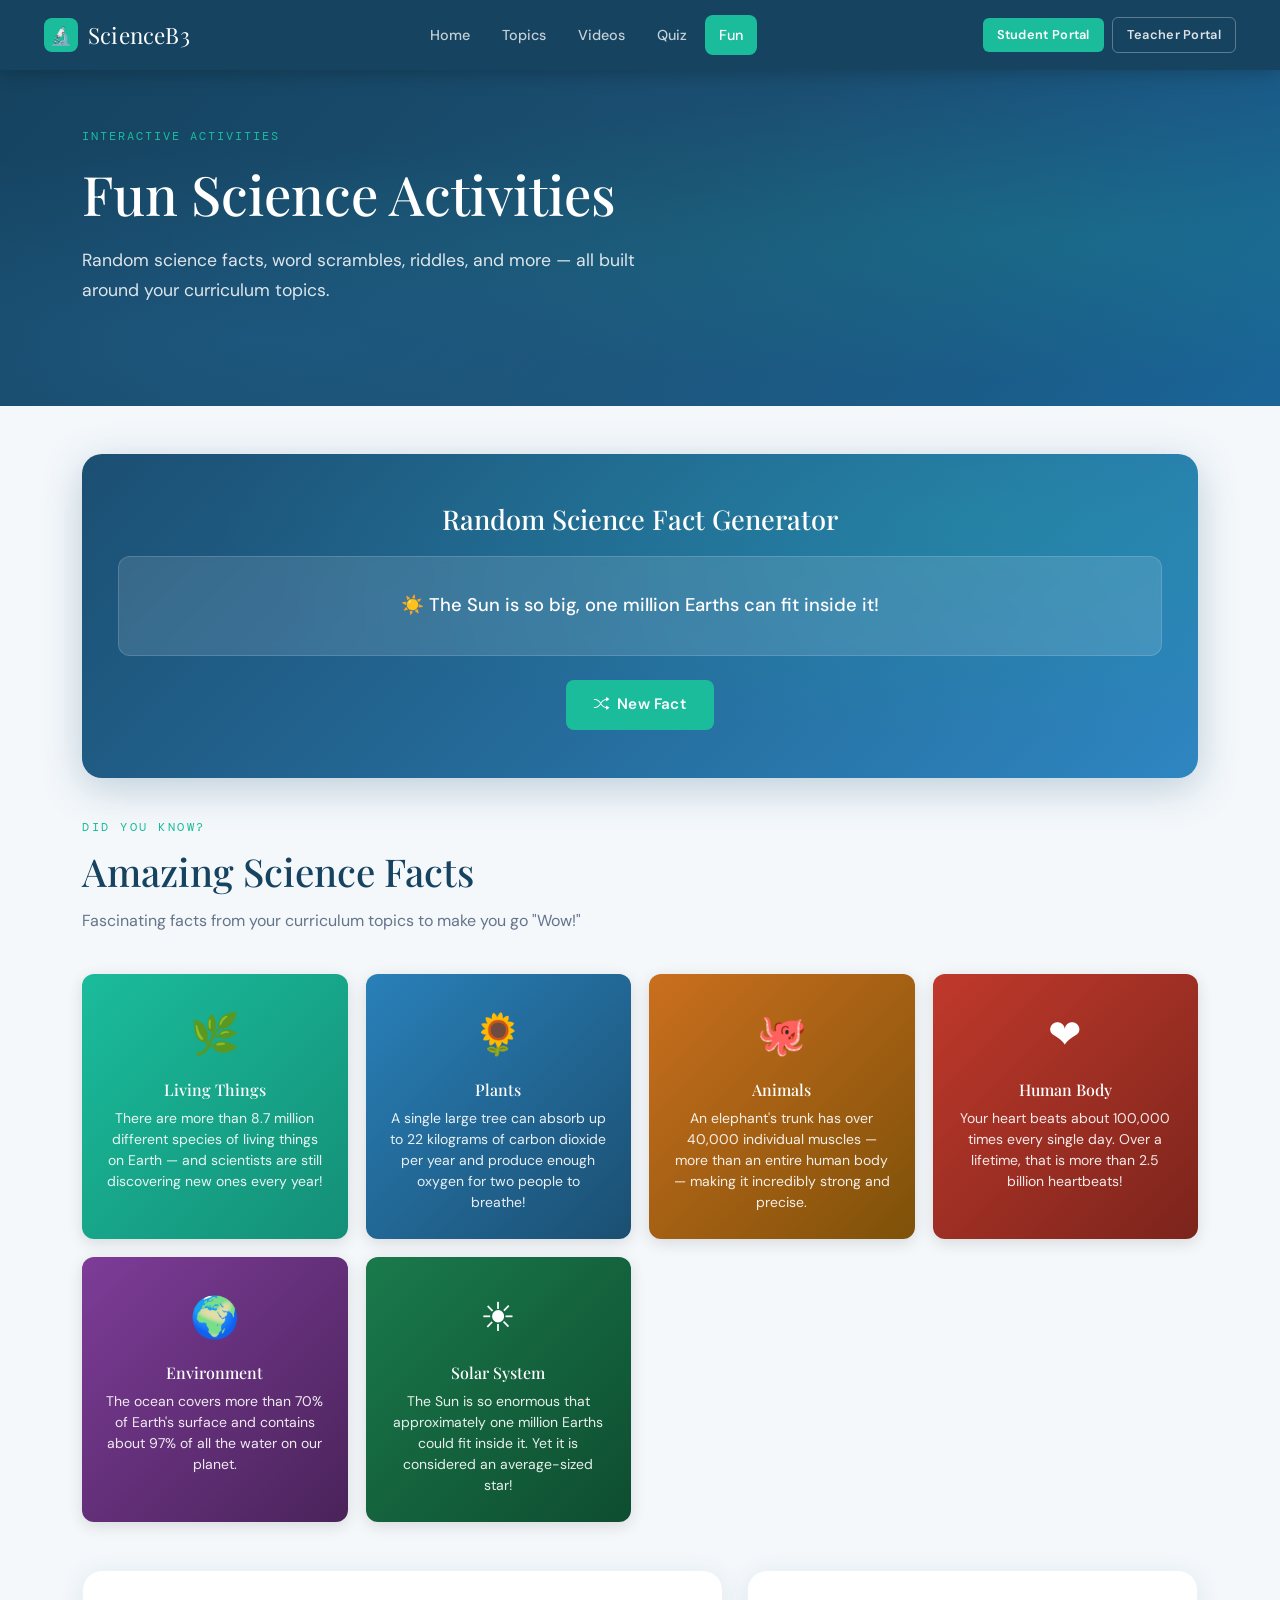
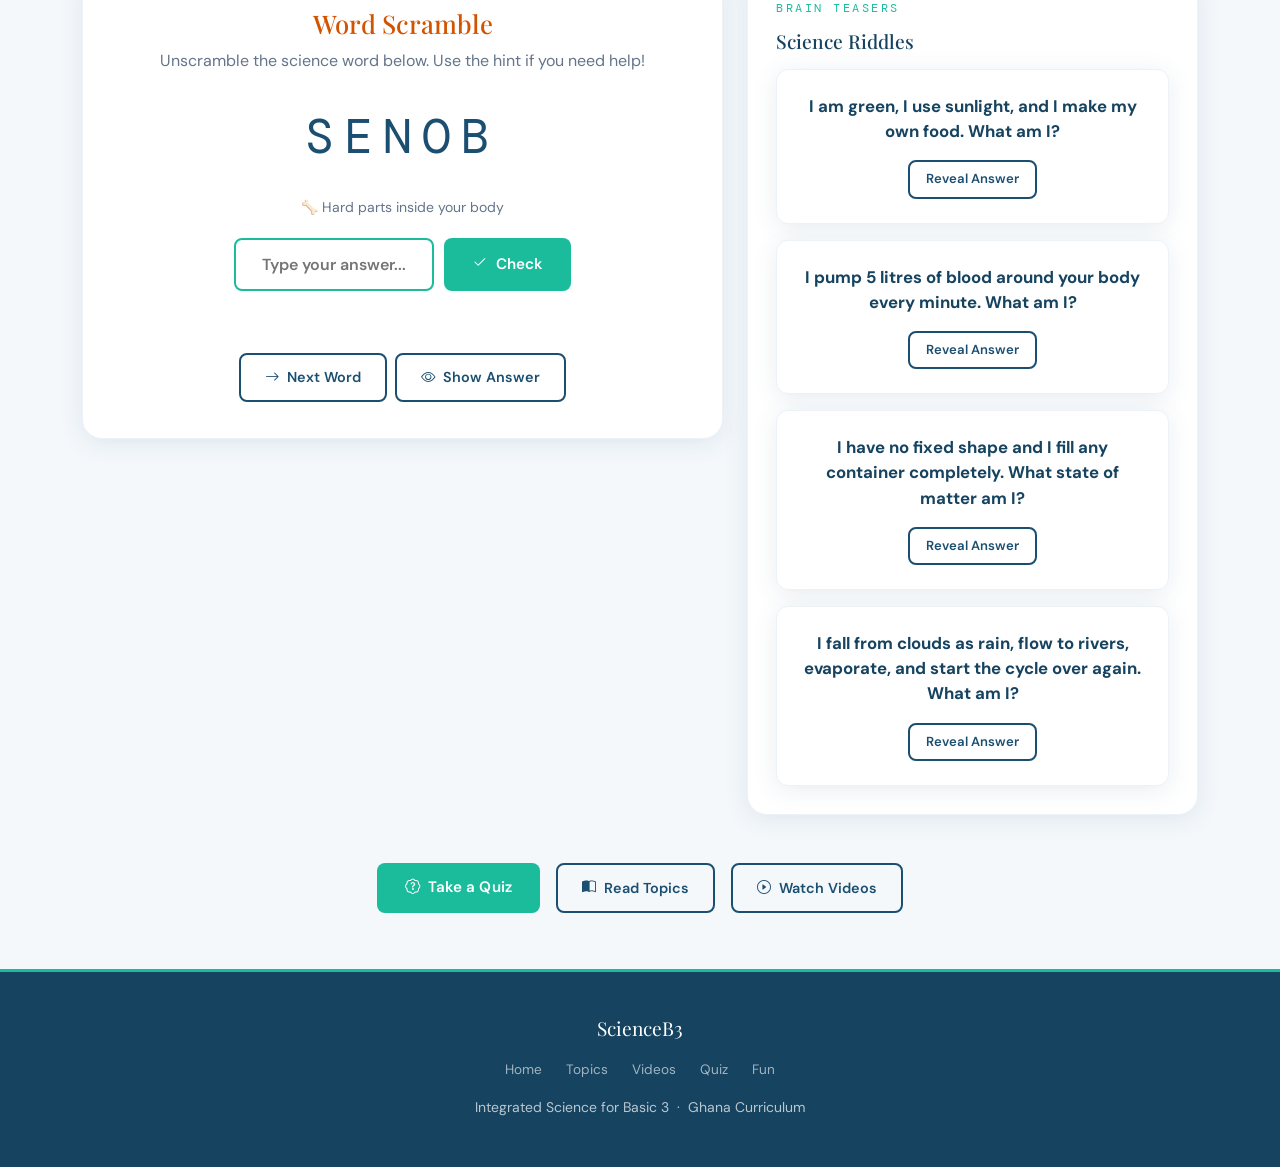
<file: extra.html>
<!DOCTYPE html>
<html lang="en">
<head>
  <meta charset="UTF-8" />
  <meta name="viewport" content="width=device-width, initial-scale=1.0" />
  <title>Fun Activities – Integrated Science Basic 3</title>
  <link rel="stylesheet" href="https://cdn.jsdelivr.net/npm/bootstrap@5.3.3/dist/css/bootstrap.min.css" />
  <link rel="stylesheet" href="https://cdn.jsdelivr.net/npm/bootstrap-icons@1.11.3/font/bootstrap-icons.min.css" />
  <link rel="stylesheet" href="style.css" />
  <style>
    #scramble-answer-box {
      display:none;
      background:var(--gold-light);
      border:2px solid var(--gold);
      border-radius:var(--radius);
      padding:14px 20px;
      margin-top:14px;
      font-size:0.95rem;
      font-weight:600;
      color:#7d6608;
      text-align:center;
      animation:answer-pop .3s ease;
    }
    @keyframes answer-pop {
      from { opacity:0;transform:scale(.88) translateY(-6px); }
      to   { opacity:1;transform:scale(1) translateY(0); }
    }
    #scramble-answer-box .answer-word {
      font-family:var(--font-mono);
      font-size:1.8rem;
      color:var(--warning);
      letter-spacing:6px;
      display:block;
      margin-top:6px;
    }
    .riddle-card {
      background:var(--white);
      border-radius:var(--radius);
      padding:24px;
      box-shadow:var(--card-shadow);
      border:1px solid var(--gray-100);
      text-align:center;
    }
    .riddle-q {
      font-size:1.05rem;
      font-weight:700;
      color:var(--primary-dark);
      margin-bottom:16px;
      line-height:1.5;
    }
    .riddle-a {
      display:none;
      background:rgba(26,188,156,0.1);
      border:1.5px solid var(--accent);
      border-radius:8px;
      padding:12px 16px;
      font-size:0.95rem;
      font-weight:600;
      color:var(--accent-dark);
      margin-top:12px;
      animation:answer-pop .3s ease;
    }
    .riddle-a.show { display:block; }
  </style>
</head>
<body>

  <!-- NAVBAR -->
  <nav class="navbar navbar-expand-lg site-navbar">
    <div class="container-fluid">
      <a href="index.html" class="brand">
        <span class="brand-icon">&#128300;</span> ScienceB3
      </a>
      <button class="navbar-toggler ms-auto" type="button" data-bs-toggle="collapse" data-bs-target="#mainNav">
        <span class="navbar-toggler-icon"></span>
      </button>
      <div class="collapse navbar-collapse" id="mainNav">
        <ul class="navbar-nav mx-auto gap-1">
          <li class="nav-item"><a href="index.html" class="nav-link">Home</a></li>
          <li class="nav-item"><a href="course.html" class="nav-link">Topics</a></li>
          <li class="nav-item"><a href="videos.html" class="nav-link">Videos</a></li>
          <li class="nav-item"><a href="quiz.html" class="nav-link">Quiz</a></li>
          <li class="nav-item"><a href="extra.html" class="nav-link active">Fun</a></li>
        </ul>
        <div class="portal-btns mt-2 mt-lg-0">
          <a href="student-login.html" class="portal-btn portal-btn-student">Student Portal</a>
          <a href="teacher-login.html" class="portal-btn portal-btn-teacher">Teacher Portal</a>
        </div>
      </div>
    </div>
  </nav>

  <!-- HERO -->
  <section class="page-hero" style="padding:56px 0 64px;">
    <div class="container position-relative" style="z-index:1;">
      <span class="hero-eyebrow">Interactive Activities</span>
      <h1>Fun Science Activities</h1>
      <p class="lead">Random science facts, word scrambles, riddles, and more — all built around your curriculum topics.</p>
    </div>
  </section>

  <main class="container py-5">

    <!-- Random Fact Machine -->
    <div class="fact-machine">
      <h2>Random Science Fact Generator</h2>
      <div class="fact-display" id="fact-display">
        Click the button below to reveal a fascinating science fact!
      </div>
      <button class="btn-primary-custom mx-auto" style="display:inline-flex;" onclick="showRandomFact()">
        <i class="bi bi-shuffle"></i> New Fact
      </button>
    </div>

    <!-- Fun Facts Grid -->
    <div class="mb-5">
      <span class="section-label">Did You Know?</span>
      <h2 class="section-title">Amazing Science Facts</h2>
      <p class="section-sub">Fascinating facts from your curriculum topics to make you go "Wow!"</p>

      <div class="facts-grid">
        <div class="fact-card">
          <span class="fact-icon">&#127807;</span>
          <h3>Living Things</h3>
          <p>There are more than 8.7 million different species of living things on Earth — and scientists are still discovering new ones every year!</p>
        </div>
        <div class="fact-card">
          <span class="fact-icon">&#127803;</span>
          <h3>Plants</h3>
          <p>A single large tree can absorb up to 22 kilograms of carbon dioxide per year and produce enough oxygen for two people to breathe!</p>
        </div>
        <div class="fact-card">
          <span class="fact-icon">&#128025;</span>
          <h3>Animals</h3>
          <p>An elephant's trunk has over 40,000 individual muscles — more than an entire human body — making it incredibly strong and precise.</p>
        </div>
        <div class="fact-card">
          <span class="fact-icon">&#10084;</span>
          <h3>Human Body</h3>
          <p>Your heart beats about 100,000 times every single day. Over a lifetime, that is more than 2.5 billion heartbeats!</p>
        </div>
        <div class="fact-card">
          <span class="fact-icon">&#127757;</span>
          <h3>Environment</h3>
          <p>The ocean covers more than 70% of Earth's surface and contains about 97% of all the water on our planet.</p>
        </div>
        <div class="fact-card">
          <span class="fact-icon">&#9728;</span>
          <h3>Solar System</h3>
          <p>The Sun is so enormous that approximately one million Earths could fit inside it. Yet it is considered an average-sized star!</p>
        </div>
      </div>
    </div>

    <div class="row g-4">

      <!-- Word Scramble -->
      <div class="col-lg-7">
        <div class="game-box">
          <h2>Word Scramble</h2>
          <p>Unscramble the science word below. Use the hint if you need help!</p>

          <span class="scrambled-word" id="scrambled-word">TNALP</span>
          <p style="color:var(--text-muted);font-size:0.875rem;margin-bottom:4px;" id="scramble-hint">
            It grows in soil and needs sunlight.
          </p>

          <div class="game-input">
            <input
              type="text"
              id="scramble-input"
              placeholder="Type your answer..."
              onkeypress="scrambleKeyPress(event)"
            />
            <button class="btn-primary-custom" onclick="checkScramble()">
              <i class="bi bi-check2"></i> Check
            </button>
          </div>

          <div class="game-result" id="scramble-result"></div>

          <div id="scramble-answer-box">
            The answer was: <span class="answer-word" id="scramble-answer-word"></span>
          </div>

          <div class="d-flex gap-2 justify-content-center mt-3 flex-wrap">
            <button class="btn-outline-primary-custom" onclick="nextScramble()">
              <i class="bi bi-arrow-right"></i> Next Word
            </button>
            <button class="btn-outline-primary-custom" onclick="revealScrambleAnswer()">
              <i class="bi bi-eye"></i> Show Answer
            </button>
          </div>
        </div>
      </div>

      <!-- Science Riddles -->
      <div class="col-lg-5">
        <div style="background:var(--white);border-radius:var(--radius-lg);padding:28px;box-shadow:var(--card-shadow);border:1px solid var(--gray-100);">
          <span class="section-label">Brain Teasers</span>
          <h3 style="font-size:1.2rem;color:var(--primary-dark);margin-bottom:16px;">Science Riddles</h3>

          <div class="riddle-card mb-3">
            <p class="riddle-q">I am green, I use sunlight, and I make my own food. What am I?</p>
            <button class="btn-outline-primary-custom" style="font-size:0.82rem;padding:6px 16px;" onclick="toggleRiddle('r1',this)">Reveal Answer</button>
            <div class="riddle-a" id="r1">A plant! Plants are the only living things that can make their own food through photosynthesis.</div>
          </div>

          <div class="riddle-card mb-3">
            <p class="riddle-q">I pump 5 litres of blood around your body every minute. What am I?</p>
            <button class="btn-outline-primary-custom" style="font-size:0.82rem;padding:6px 16px;" onclick="toggleRiddle('r2',this)">Reveal Answer</button>
            <div class="riddle-a" id="r2">The heart! This powerful muscle keeps you alive by circulating blood non-stop, day and night.</div>
          </div>

          <div class="riddle-card mb-3">
            <p class="riddle-q">I have no fixed shape and I fill any container completely. What state of matter am I?</p>
            <button class="btn-outline-primary-custom" style="font-size:0.82rem;padding:6px 16px;" onclick="toggleRiddle('r3',this)">Reveal Answer</button>
            <div class="riddle-a" id="r3">A gas! Gas particles spread out to fill whatever container they are in. Air in a balloon is a great example.</div>
          </div>

          <div class="riddle-card">
            <p class="riddle-q">I fall from clouds as rain, flow to rivers, evaporate, and start the cycle over again. What am I?</p>
            <button class="btn-outline-primary-custom" style="font-size:0.82rem;padding:6px 16px;" onclick="toggleRiddle('r4',this)">Reveal Answer</button>
            <div class="riddle-a" id="r4">The water cycle! Water constantly moves between clouds, rain, rivers, and evaporation in a never-ending cycle.</div>
          </div>
        </div>
      </div>
    </div>

    <!-- CTA -->
    <div class="d-flex gap-3 flex-wrap justify-content-center mt-5 mb-2">
      <a href="quiz.html" class="btn-primary-custom"><i class="bi bi-patch-question"></i> Take a Quiz</a>
      <a href="course.html" class="btn-outline-primary-custom"><i class="bi bi-book-half"></i> Read Topics</a>
      <a href="videos.html" class="btn-outline-primary-custom"><i class="bi bi-play-circle"></i> Watch Videos</a>
    </div>

  </main>

  <!-- FOOTER -->
  <footer class="site-footer">
    <span class="footer-brand">ScienceB3</span>
    <div class="footer-links">
      <a href="index.html">Home</a>
      <a href="course.html">Topics</a>
      <a href="videos.html">Videos</a>
      <a href="quiz.html">Quiz</a>
      <a href="extra.html">Fun</a>
    </div>
    <p>Integrated Science for Basic 3 &nbsp;&middot;&nbsp; Ghana Curriculum</p>
  </footer>

  <script src="https://cdn.jsdelivr.net/npm/bootstrap@5.3.3/dist/js/bootstrap.bundle.min.js"></script>
  <script src="script.js"></script>
  <script>
    function revealScrambleAnswer() {
      const box = document.getElementById('scramble-answer-box');
      const wordEl = document.getElementById('scramble-answer-word');
      // Access scrambleWords from script.js
      if (typeof scrambleWords !== 'undefined') {
        wordEl.textContent = scrambleWords[currentScramble].word;
      }
      box.style.display = 'block';
    }

    function toggleRiddle(id, btn) {
      const el = document.getElementById(id);
      el.classList.toggle('show');
      btn.textContent = el.classList.contains('show') ? 'Hide Answer' : 'Reveal Answer';
    }
  </script>
</body>
</html>
</file>
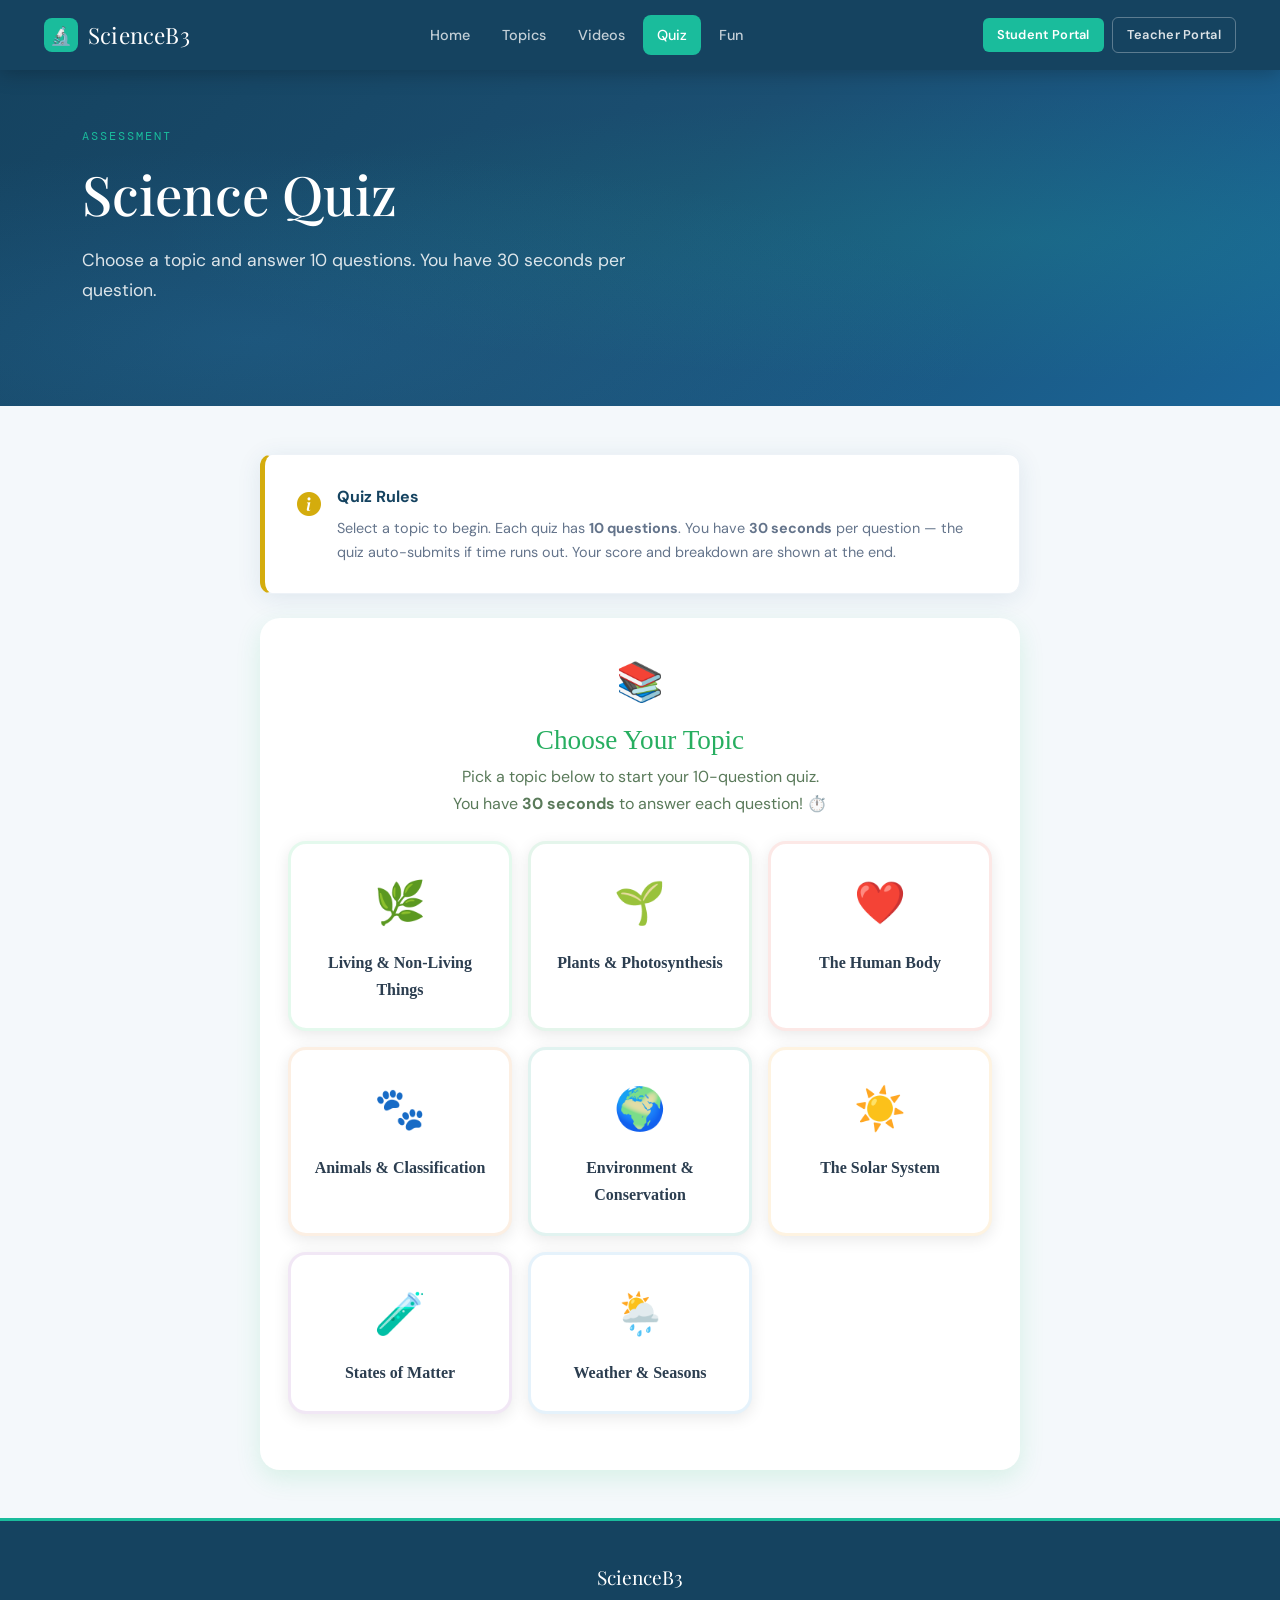
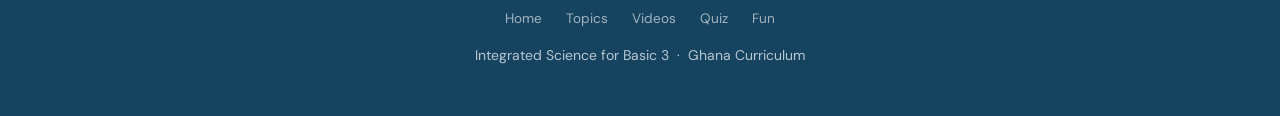
<file: quiz.html>
<!DOCTYPE html>
<html lang="en">
<head>
  <meta charset="UTF-8" />
  <meta name="viewport" content="width=device-width, initial-scale=1.0" />
  <title>Quiz – Integrated Science Basic 3</title>
  <link rel="stylesheet" href="https://cdn.jsdelivr.net/npm/bootstrap@5.3.3/dist/css/bootstrap.min.css" />
  <link rel="stylesheet" href="https://cdn.jsdelivr.net/npm/bootstrap-icons@1.11.3/font/bootstrap-icons.min.css" />
  <link rel="stylesheet" href="style.css" />
</head>
<body>

  <!-- NAVBAR -->
  <nav class="navbar navbar-expand-lg site-navbar">
    <div class="container-fluid">
      <a href="index.html" class="brand">
        <span class="brand-icon">&#128300;</span> ScienceB3
      </a>
      <button class="navbar-toggler ms-auto" type="button" data-bs-toggle="collapse" data-bs-target="#mainNav">
        <span class="navbar-toggler-icon"></span>
      </button>
      <div class="collapse navbar-collapse" id="mainNav">
        <ul class="navbar-nav mx-auto gap-1">
          <li class="nav-item"><a href="index.html" class="nav-link">Home</a></li>
          <li class="nav-item"><a href="course.html" class="nav-link">Topics</a></li>
          <li class="nav-item"><a href="videos.html" class="nav-link">Videos</a></li>
          <li class="nav-item"><a href="quiz.html" class="nav-link active">Quiz</a></li>
          <li class="nav-item"><a href="extra.html" class="nav-link">Fun</a></li>
        </ul>
        <div class="portal-btns mt-2 mt-lg-0">
          <a href="student-login.html" class="portal-btn portal-btn-student">Student Portal</a>
          <a href="teacher-login.html" class="portal-btn portal-btn-teacher">Teacher Portal</a>
        </div>
      </div>
    </div>
  </nav>

  <!-- HERO -->
  <section class="page-hero" style="padding: 56px 0 64px;">
    <div class="container position-relative" style="z-index:1;">
      <span class="hero-eyebrow">Assessment</span>
      <h1>Science Quiz</h1>
      <p class="lead">Choose a topic and answer 10 questions. You have 30 seconds per question.</p>
    </div>
  </section>

  <!-- QUIZ CONTENT -->
  <main class="container py-5">
    <div class="quiz-wrapper">

      <!-- Rules Card -->
      <div class="rules-card mb-4">
        <div class="d-flex gap-3 align-items-start">
          <i class="bi bi-info-circle-fill" style="font-size:1.5rem;color:var(--gold);flex-shrink:0;margin-top:2px;"></i>
          <div>
            <p style="font-weight:700;color:var(--primary-dark);margin-bottom:6px;">Quiz Rules</p>
            <p style="font-size:0.9rem;color:var(--text-muted);line-height:1.7;margin:0;">
              Select a topic to begin. Each quiz has <strong>10 questions</strong>.
              You have <strong>30 seconds</strong> per question — the quiz auto-submits if time runs out.
              Your score and breakdown are shown at the end.
            </p>
          </div>
        </div>
      </div>

      <!-- Progress Bar -->
      <div class="quiz-progress" style="display:none;">
        <span id="progress-text">Question 1 of 10</span>
        <div class="progress-bar-track">
          <div class="progress-bar-fill" id="progress-fill"></div>
        </div>
        <span id="live-score" style="white-space:nowrap;font-family:var(--font-mono);font-size:0.82rem;">Score: 0</span>
      </div>

      <!-- Topic Selection (built by JS) -->

      <!-- Quiz Question Area -->
      <div id="quiz-container" style="display:none;"></div>

      <!-- Score Screen -->
      <div class="score-screen" id="score-screen">
        <div id="celebration-banner"></div>
        <div id="score-topic-badge" style="margin-bottom:12px;"></div>
        <div style="font-size:2.8rem;margin-bottom:14px;" id="score-emoji">&#127881;</div>
        <div class="score-circle">
          <span class="score-num" id="score-num">0/10</span>
          <span class="score-lbl">Your Score</span>
        </div>
        <h2>Quiz Complete</h2>
        <p id="score-message">Well done! Keep learning!</p>

        <div style="max-width:400px;margin:8px auto 4px;">
          <span id="accuracy-label" style="font-size:0.875rem;font-weight:600;color:var(--text-muted);display:block;margin-bottom:6px;text-align:left;">0% correct</span>
          <div class="accuracy-bar-wrap">
            <div class="accuracy-bar-fill" id="accuracy-fill" style="width:0%"></div>
          </div>
        </div>

        <div id="score-stars" style="margin:14px 0;font-size:2rem;letter-spacing:4px;"></div>

        <div class="breakdown">
          <div class="breakdown-title">Question Breakdown</div>
          <div id="score-breakdown"></div>
        </div>

        <div class="d-flex gap-2 justify-content-center flex-wrap mt-4">
          <button class="btn-primary-custom" onclick="restartQuiz()">
            <i class="bi bi-arrow-repeat"></i> Try Another Topic
          </button>
          <a href="course.html" class="btn-outline-primary-custom">
            <i class="bi bi-book-half"></i> Review Topics
          </a>
          <a href="extra.html" class="btn-outline-primary-custom">
            <i class="bi bi-stars"></i> Fun Activities
          </a>
        </div>
      </div>

    </div>
  </main>

  <!-- FOOTER -->
  <footer class="site-footer">
    <span class="footer-brand">ScienceB3</span>
    <div class="footer-links">
      <a href="index.html">Home</a>
      <a href="course.html">Topics</a>
      <a href="videos.html">Videos</a>
      <a href="quiz.html">Quiz</a>
      <a href="extra.html">Fun</a>
    </div>
    <p>Integrated Science for Basic 3 &nbsp;&middot;&nbsp; Ghana Curriculum</p>
  </footer>

  <script src="https://cdn.jsdelivr.net/npm/bootstrap@5.3.3/dist/js/bootstrap.bundle.min.js"></script>
  <script src="script.js"></script>
</body>
</html>
</file>
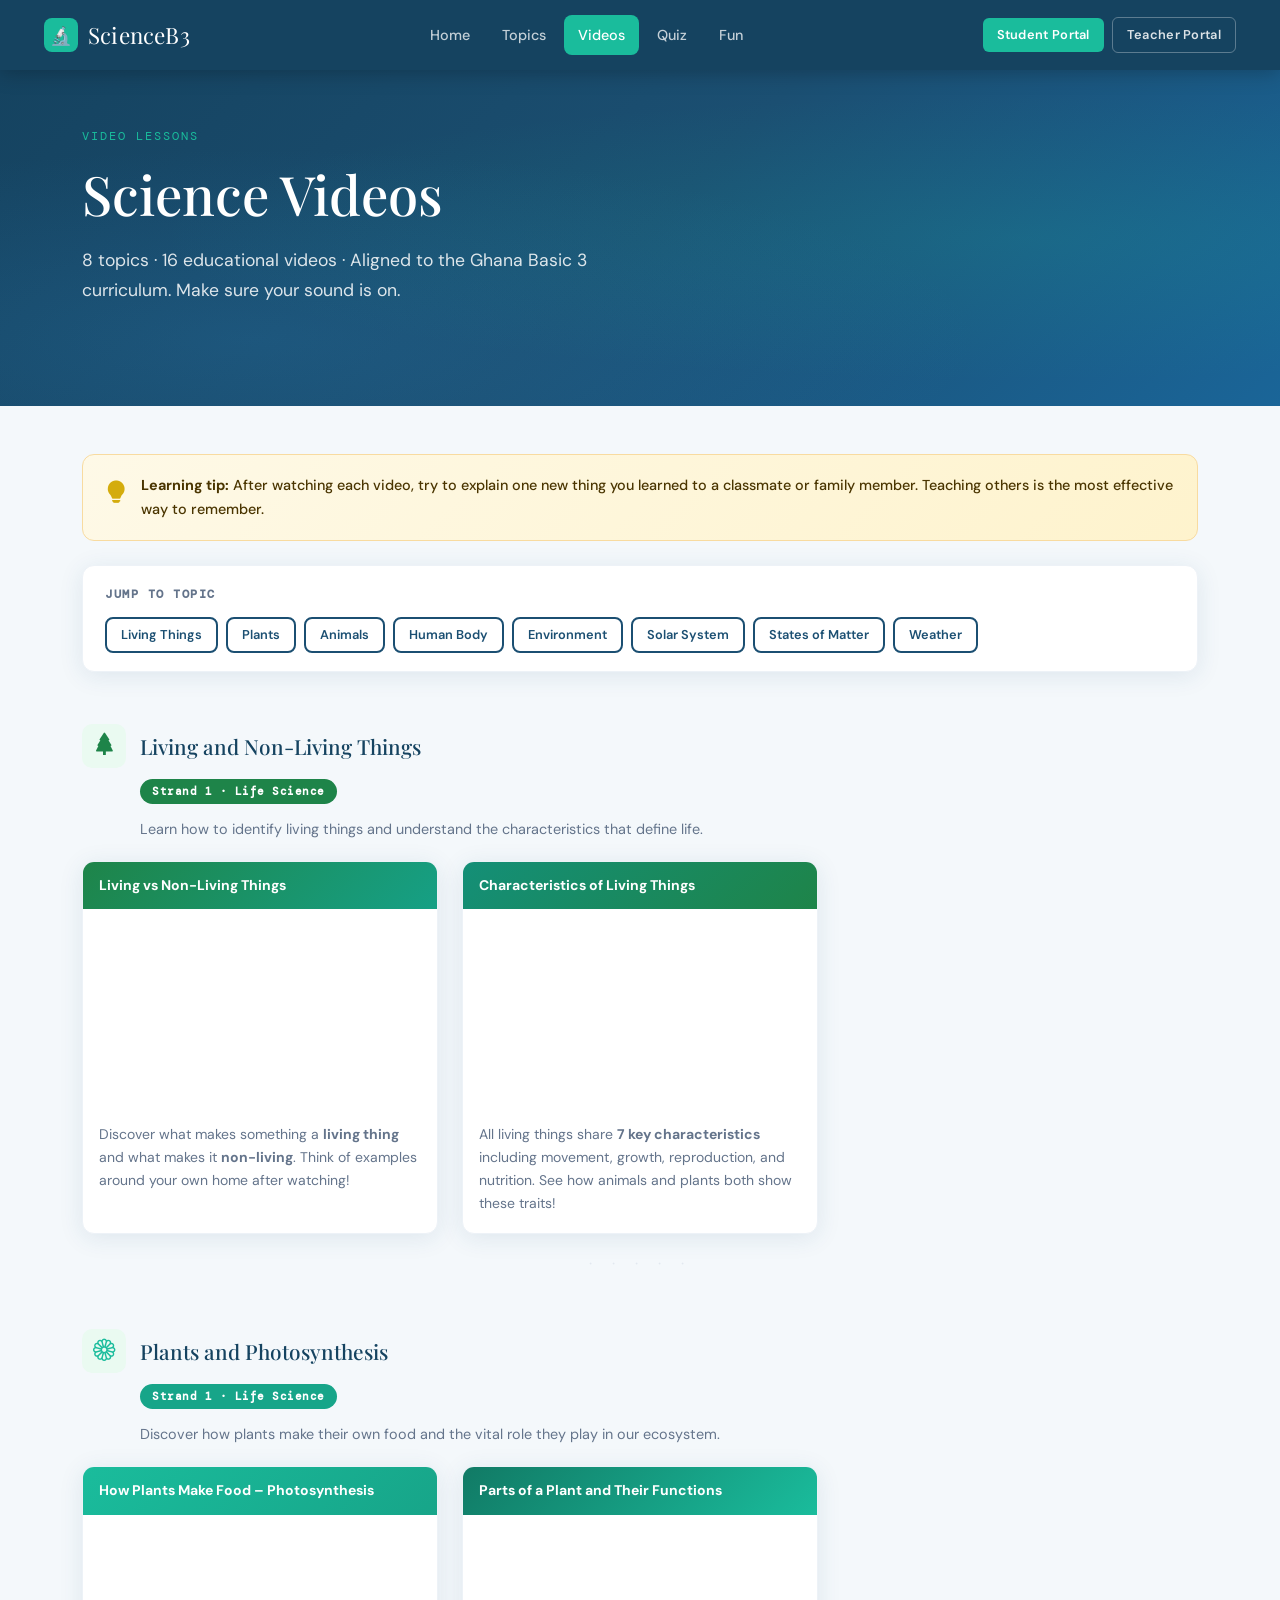
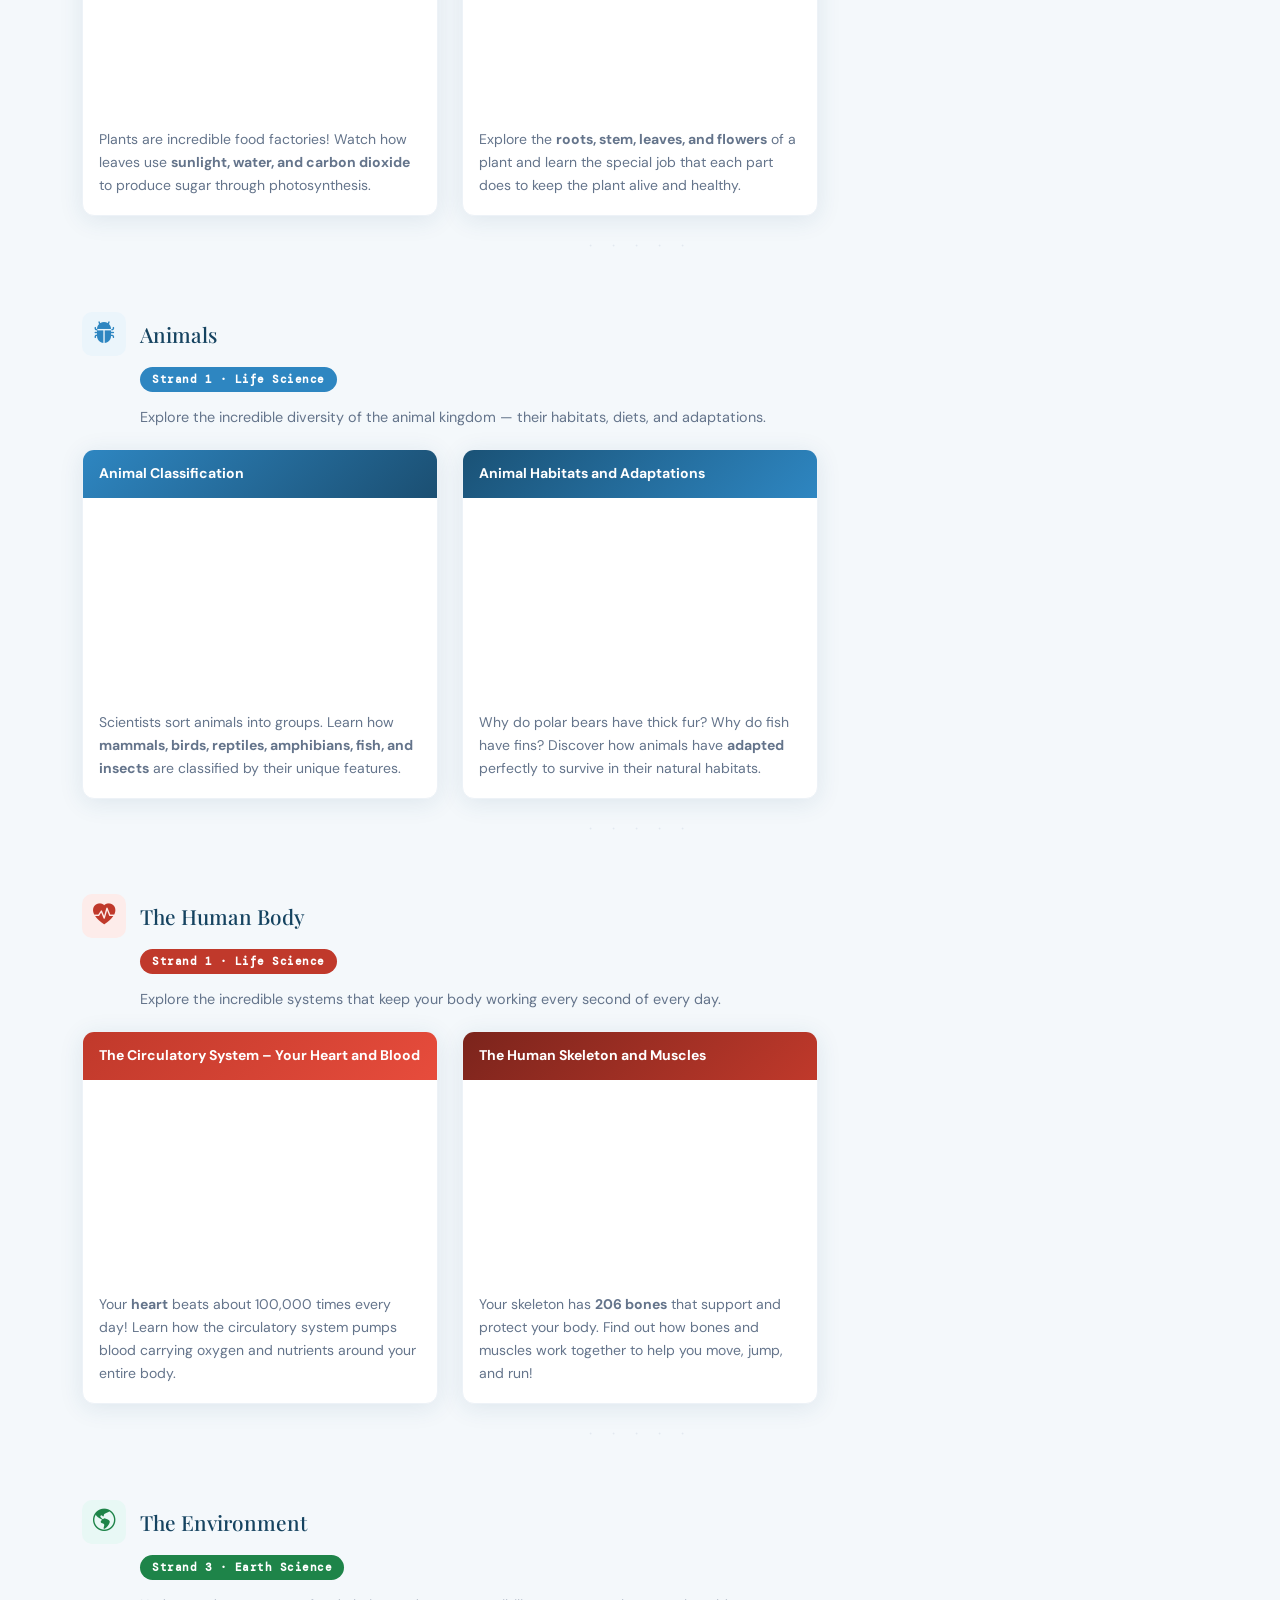
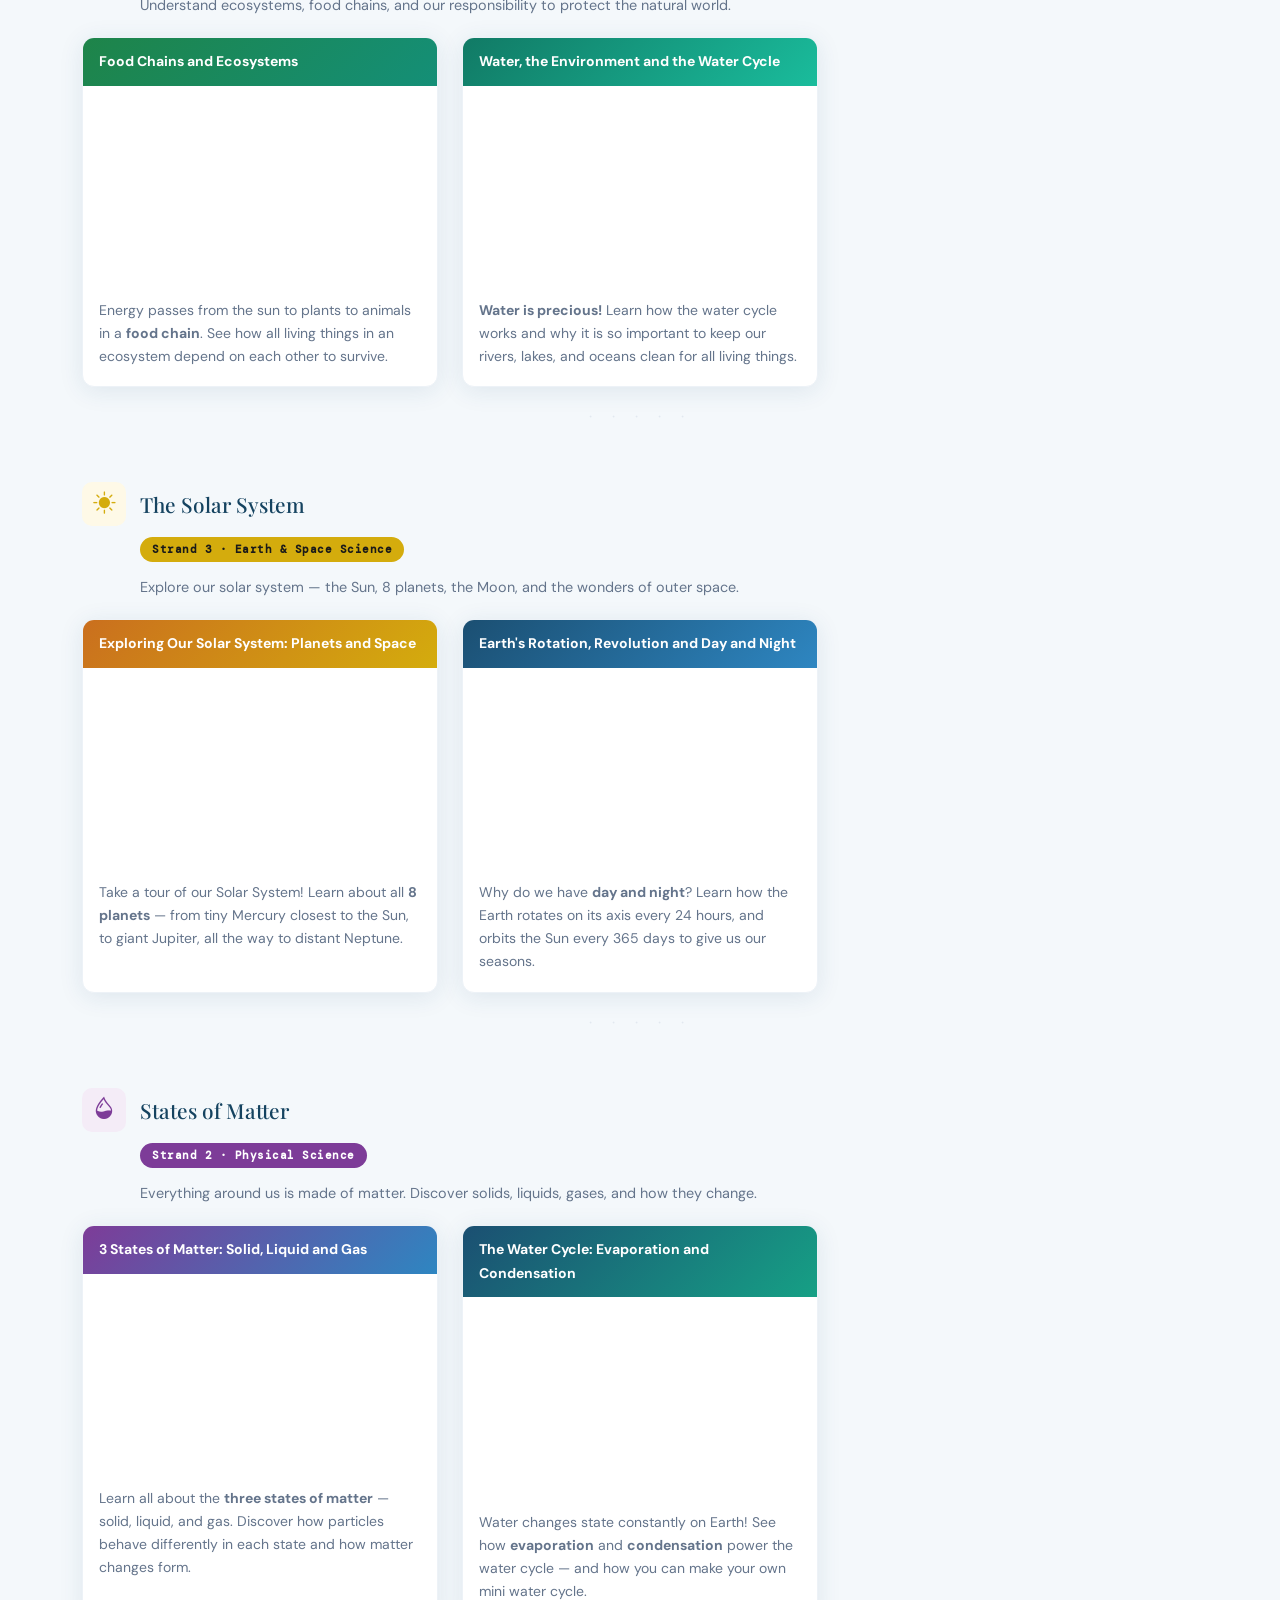
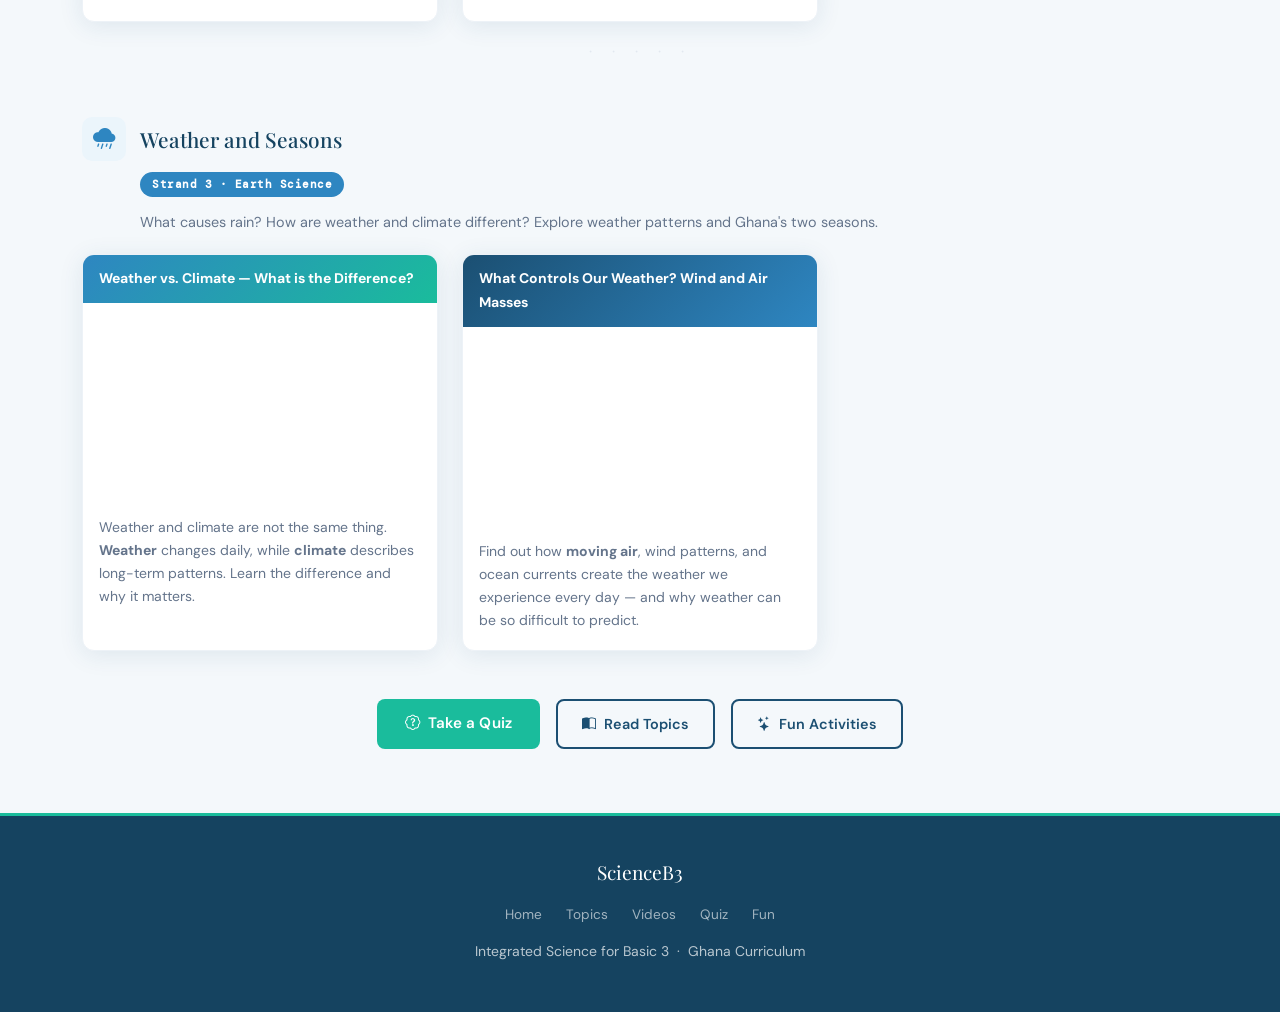
<file: videos.html>
<!DOCTYPE html>
<html lang="en">
<head>
  <meta charset="UTF-8" />
  <meta name="viewport" content="width=device-width, initial-scale=1.0" />
  <title>Videos – Integrated Science Basic 3</title>
  <link rel="stylesheet" href="https://cdn.jsdelivr.net/npm/bootstrap@5.3.3/dist/css/bootstrap.min.css" />
  <link rel="stylesheet" href="https://cdn.jsdelivr.net/npm/bootstrap-icons@1.11.3/font/bootstrap-icons.min.css" />
  <link rel="stylesheet" href="style.css" />
  <style>
    .vid-section { margin-top: 52px; }
    .vid-section-header { display:flex;align-items:center;gap:14px;margin-bottom:8px; }
    .vid-section-icon { width:44px;height:44px;border-radius:10px;display:flex;align-items:center;justify-content:center;font-size:1.4rem;flex-shrink:0; }
    .vid-section-title { font-size:1.3rem;margin:0;color:var(--primary-dark); }
    .vid-section-sub { color:var(--text-muted);font-size:0.9rem;margin:0 0 20px 58px;line-height:1.6;font-weight:400; }
    .vid-divider { text-align:center;color:var(--gray-200);font-size:1rem;letter-spacing:8px;margin:16px 0 0; }
    .video-card { background:var(--white);border-radius:var(--radius);overflow:hidden;box-shadow:var(--card-shadow);border:1px solid var(--gray-100);transition:var(--transition); }
    .video-card:hover { transform:translateY(-4px);box-shadow:var(--card-shadow-hover); }
    .video-label { display:flex;align-items:center;gap:8px;padding:12px 16px;color:white;font-weight:700;font-size:0.875rem; }
    .video-card iframe { width:100%;aspect-ratio:16/9;border:none;display:block; }
    .video-desc { padding:14px 16px 18px;font-size:0.875rem;color:var(--text-muted);line-height:1.65; }
    .strand-pill { display:inline-block;padding:3px 12px;border-radius:99px;font-size:0.7rem;font-weight:600;color:white;margin-left:58px;margin-bottom:14px;font-family:var(--font-mono);letter-spacing:0.5px; }
  </style>
</head>
<body>

  <!-- NAVBAR -->
  <nav class="navbar navbar-expand-lg site-navbar">
    <div class="container-fluid">
      <a href="index.html" class="brand">
        <span class="brand-icon">&#128300;</span> ScienceB3
      </a>
      <button class="navbar-toggler ms-auto" type="button" data-bs-toggle="collapse" data-bs-target="#mainNav">
        <span class="navbar-toggler-icon"></span>
      </button>
      <div class="collapse navbar-collapse" id="mainNav">
        <ul class="navbar-nav mx-auto gap-1">
          <li class="nav-item"><a href="index.html" class="nav-link">Home</a></li>
          <li class="nav-item"><a href="course.html" class="nav-link">Topics</a></li>
          <li class="nav-item"><a href="videos.html" class="nav-link active">Videos</a></li>
          <li class="nav-item"><a href="quiz.html" class="nav-link">Quiz</a></li>
          <li class="nav-item"><a href="extra.html" class="nav-link">Fun</a></li>
        </ul>
        <div class="portal-btns mt-2 mt-lg-0">
          <a href="student-login.html" class="portal-btn portal-btn-student">Student Portal</a>
          <a href="teacher-login.html" class="portal-btn portal-btn-teacher">Teacher Portal</a>
        </div>
      </div>
    </div>
  </nav>

  <!-- HERO -->
  <section class="page-hero" style="padding:56px 0 64px;">
    <div class="container position-relative" style="z-index:1;">
      <span class="hero-eyebrow">Video Lessons</span>
      <h1>Science Videos</h1>
      <p class="lead">8 topics · 16 educational videos · Aligned to the Ghana Basic 3 curriculum. Make sure your sound is on.</p>
    </div>
  </section>

  <main class="container py-5">

    <!-- Tip Box -->
    <div style="background:linear-gradient(135deg,#fef9e7,#fef3cd);border-radius:var(--radius);padding:18px 22px;margin-bottom:24px;display:flex;align-items:flex-start;gap:14px;border:1px solid #f8dba0;">
      <i class="bi bi-lightbulb-fill" style="font-size:1.4rem;color:var(--gold);flex-shrink:0;margin-top:2px;"></i>
      <p style="font-weight:500;color:#4a3500;margin:0;font-size:0.9rem;line-height:1.7;">
        <strong>Learning tip:</strong> After watching each video, try to explain one new thing you learned to a classmate or family member. Teaching others is the most effective way to remember.
      </p>
    </div>

    <!-- Jump Navigation -->
    <div style="background:var(--white);border-radius:var(--radius);padding:18px 22px;margin-bottom:8px;box-shadow:var(--card-shadow);border:1px solid var(--gray-100);">
      <p style="font-size:0.78rem;font-weight:700;color:var(--text-muted);text-transform:uppercase;letter-spacing:1.5px;margin-bottom:12px;font-family:var(--font-mono);">Jump to Topic</p>
      <div class="d-flex flex-wrap gap-2">
        <a href="#v-living"  class="btn-outline-primary-custom" style="padding:5px 14px;font-size:0.8rem;">Living Things</a>
        <a href="#v-plants"  class="btn-outline-primary-custom" style="padding:5px 14px;font-size:0.8rem;">Plants</a>
        <a href="#v-animals" class="btn-outline-primary-custom" style="padding:5px 14px;font-size:0.8rem;">Animals</a>
        <a href="#v-body"    class="btn-outline-primary-custom" style="padding:5px 14px;font-size:0.8rem;">Human Body</a>
        <a href="#v-env"     class="btn-outline-primary-custom" style="padding:5px 14px;font-size:0.8rem;">Environment</a>
        <a href="#v-solar"   class="btn-outline-primary-custom" style="padding:5px 14px;font-size:0.8rem;">Solar System</a>
        <a href="#v-matter"  class="btn-outline-primary-custom" style="padding:5px 14px;font-size:0.8rem;">States of Matter</a>
        <a href="#v-weather" class="btn-outline-primary-custom" style="padding:5px 14px;font-size:0.8rem;">Weather</a>
      </div>
    </div>

    <!-- ═══════════════════════════════════════════════════════════
         Section 1: Living Things
         Video 1: HGJVrZ2-DVo  ✅ VERIFIED – kept as-is
         Video 2: bWBrusrCmX4  🔄 REPLACED (was RZh6g9VaAbU) – FreeSchool
    ═══════════════════════════════════════════════════════════ -->
    <div class="vid-section" id="v-living">
      <div class="vid-section-header">
        <div class="vid-section-icon" style="background:#eafaf1;"><i class="bi bi-tree-fill" style="color:#1E8449;"></i></div>
        <h2 class="vid-section-title">Living and Non-Living Things</h2>
      </div>
      <span class="strand-pill" style="background:#1E8449;">Strand 1 · Life Science</span>
      <p class="vid-section-sub">Learn how to identify living things and understand the characteristics that define life.</p>
      <div class="video-grid">
        <div class="video-card">
          <div class="video-label" style="background:linear-gradient(135deg,#1E8449,#16a085);">Living vs Non-Living Things</div>
          <!-- ✅ VERIFIED ID: HGJVrZ2-DVo -->
          <iframe src="https://www.youtube.com/embed/HGJVrZ2-DVo" title="Living and Non-Living Things" allow="accelerometer; autoplay; clipboard-write; encrypted-media; gyroscope; picture-in-picture" allowfullscreen loading="lazy"></iframe>
          <div class="video-desc">Discover what makes something a <strong>living thing</strong> and what makes it <strong>non-living</strong>. Think of examples around your own home after watching!</div>
        </div>
        <div class="video-card">
          <div class="video-label" style="background:linear-gradient(135deg,#148f77,#1E8449);">Characteristics of Living Things</div>
          <!-- 🔄 REPLACED: RZh6g9VaAbU → bWBrusrCmX4 (FreeSchool – Living & Nonliving Things for Kids) -->
          <iframe src="https://www.youtube.com/embed/bWBrusrCmX4" title="Characteristics of Living Things" allow="accelerometer; autoplay; clipboard-write; encrypted-media; gyroscope; picture-in-picture" allowfullscreen loading="lazy"></iframe>
          <div class="video-desc">All living things share <strong>7 key characteristics</strong> including movement, growth, reproduction, and nutrition. See how animals and plants both show these traits!</div>
        </div>
      </div>
    </div>

    <div class="vid-divider">· · · · ·</div>

    <!-- ═══════════════════════════════════════════════════════════
         Section 2: Plants
         Video 1: EstPeBt9CyU  🔄 REPLACED (was sCctMW0tJ2w) – Crash Course Kids #5.2
         Video 2: 9p3sQFXNFtk  🔄 REPLACED (was IMFo8WVLOSU) – Dr. Binocs / Peekaboo Kidz
    ═══════════════════════════════════════════════════════════ -->
    <div class="vid-section" id="v-plants">
      <div class="vid-section-header">
        <div class="vid-section-icon" style="background:#eafaf1;"><i class="bi bi-flower1" style="color:var(--accent);"></i></div>
        <h2 class="vid-section-title">Plants and Photosynthesis</h2>
      </div>
      <span class="strand-pill" style="background:var(--accent-dark);">Strand 1 · Life Science</span>
      <p class="vid-section-sub">Discover how plants make their own food and the vital role they play in our ecosystem.</p>
      <div class="video-grid">
        <div class="video-card">
          <div class="video-label" style="background:linear-gradient(135deg,var(--accent),var(--accent-dark));">How Plants Make Food – Photosynthesis</div>
          <!-- 🔄 REPLACED: sCctMW0tJ2w → EstPeBt9CyU (Crash Course Kids #5.2 – Vegetation Transformation) -->
          <iframe src="https://www.youtube.com/embed/EstPeBt9CyU" title="Photosynthesis for Kids" allow="accelerometer; autoplay; clipboard-write; encrypted-media; gyroscope; picture-in-picture" allowfullscreen loading="lazy"></iframe>
          <div class="video-desc">Plants are incredible food factories! Watch how leaves use <strong>sunlight, water, and carbon dioxide</strong> to produce sugar through photosynthesis.</div>
        </div>
        <div class="video-card">
          <div class="video-label" style="background:linear-gradient(135deg,#117a65,var(--accent));">Parts of a Plant and Their Functions</div>
          <!-- 🔄 REPLACED: IMFo8WVLOSU → 9p3sQFXNFtk (Dr. Binocs Show – Parts of a Plant) -->
          <iframe src="https://www.youtube.com/embed/v6YhghG7mzQ" title="Parts of a Plant" allow="accelerometer; autoplay; clipboard-write; encrypted-media; gyroscope; picture-in-picture" allowfullscreen loading="lazy"></iframe>
          <div class="video-desc">Explore the <strong>roots, stem, leaves, and flowers</strong> of a plant and learn the special job that each part does to keep the plant alive and healthy.</div>
        </div>
      </div>
    </div>

    <div class="vid-divider">· · · · ·</div>

    <!-- ═══════════════════════════════════════════════════════════
         Section 3: Animals
         Video 1: mRidGna-V4E  🔄 REPLACED (was l_oWEhFyqAI) – FreeSchool
         Video 2: p15IrEuhYmo  🔄 REPLACED (was Xv8HsH_uDno) – Crash Course Kids
    ═══════════════════════════════════════════════════════════ -->
    <div class="vid-section" id="v-animals">
      <div class="vid-section-header">
        <div class="vid-section-icon" style="background:#ebf5fb;"><i class="bi bi-bug-fill" style="color:var(--primary-light);"></i></div>
        <h2 class="vid-section-title">Animals</h2>
      </div>
      <span class="strand-pill" style="background:var(--primary-light);">Strand 1 · Life Science</span>
      <p class="vid-section-sub">Explore the incredible diversity of the animal kingdom — their habitats, diets, and adaptations.</p>
      <div class="video-grid">
        <div class="video-card">
          <div class="video-label" style="background:linear-gradient(135deg,var(--primary-light),var(--primary));">Animal Classification</div>
          <!-- 🔄 REPLACED: l_oWEhFyqAI → mRidGna-V4E (FreeSchool – Animal Classification for Children) -->
          <iframe src="https://www.youtube.com/embed/mRidGna-V4E" title="Animal Classification for Kids" allow="accelerometer; autoplay; clipboard-write; encrypted-media; gyroscope; picture-in-picture" allowfullscreen loading="lazy"></iframe>
          <div class="video-desc">Scientists sort animals into groups. Learn how <strong>mammals, birds, reptiles, amphibians, fish, and insects</strong> are classified by their unique features.</div>
        </div>
        <div class="video-card">
          <div class="video-label" style="background:linear-gradient(135deg,#1a5276,var(--primary-light));">Animal Habitats and Adaptations</div>
          <!-- 🔄 REPLACED: Xv8HsH_uDno → p15IrEuhYmo (Crash Course Kids – Habitats) -->
          <iframe src="https://www.youtube.com/embed/p15IrEuhYmo" title="Animal Habitats" allow="accelerometer; autoplay; clipboard-write; encrypted-media; gyroscope; picture-in-picture" allowfullscreen loading="lazy"></iframe>
          <div class="video-desc">Why do polar bears have thick fur? Why do fish have fins? Discover how animals have <strong>adapted</strong> perfectly to survive in their natural habitats.</div>
        </div>
      </div>
    </div>

    <div class="vid-divider">· · · · ·</div>

    <!-- ═══════════════════════════════════════════════════════════
         Section 4: Human Body
         Video 1: f9ONXd_-anM  🔄 REPLACED (was dZiGEoWbCYM) – Happy Learning English
         Video 2: 3MN-M4gsDX0  🔄 REPLACED (was MxQ2RRO-pYk) – LearnBright
    ═══════════════════════════════════════════════════════════ -->
    <div class="vid-section" id="v-body">
      <div class="vid-section-header">
        <div class="vid-section-icon" style="background:#fdecea;"><i class="bi bi-heart-pulse-fill" style="color:var(--danger);"></i></div>
        <h2 class="vid-section-title">The Human Body</h2>
      </div>
      <span class="strand-pill" style="background:#c0392b;">Strand 1 · Life Science</span>
      <p class="vid-section-sub">Explore the incredible systems that keep your body working every second of every day.</p>
      <div class="video-grid">
        <div class="video-card">
          <div class="video-label" style="background:linear-gradient(135deg,#c0392b,#e74c3c);">The Circulatory System – Your Heart and Blood</div>
          <!-- 🔄 REPLACED: dZiGEoWbCYM → f9ONXd_-anM (Happy Learning English – Circulatory System) -->
          <iframe src="https://www.youtube.com/embed/f9ONXd_-anM" title="The Circulatory System for Kids" allow="accelerometer; autoplay; clipboard-write; encrypted-media; gyroscope; picture-in-picture" allowfullscreen loading="lazy"></iframe>
          <div class="video-desc">Your <strong>heart</strong> beats about 100,000 times every day! Learn how the circulatory system pumps blood carrying oxygen and nutrients around your entire body.</div>
        </div>
        <div class="video-card">
          <div class="video-label" style="background:linear-gradient(135deg,#7b241c,#c0392b);">The Human Skeleton and Muscles</div>
          <!-- 🔄 REPLACED: MxQ2RRO-pYk → 3MN-M4gsDX0 (LearnBright – Skeletal System) -->
          <iframe src="https://www.youtube.com/embed/3MN-M4gsDX0" title="Human Skeleton for Kids" allow="accelerometer; autoplay; clipboard-write; encrypted-media; gyroscope; picture-in-picture" allowfullscreen loading="lazy"></iframe>
          <div class="video-desc">Your skeleton has <strong>206 bones</strong> that support and protect your body. Find out how bones and muscles work together to help you move, jump, and run!</div>
        </div>
      </div>
    </div>

    <div class="vid-divider">· · · · ·</div>

    <!-- ═══════════════════════════════════════════════════════════
         Section 5: Environment
         Video 1: hLq2datPo5M  🔄 REPLACED (was GhqPCOkG2OE) – FreeSchool
         Video 2: z5G4NCwWUxY  🔄 REPLACED (was TD3XSIE4ymo) – Crash Course Kids #24.1
    ═══════════════════════════════════════════════════════════ -->
    <div class="vid-section" id="v-env">
      <div class="vid-section-header">
        <div class="vid-section-icon" style="background:#e8f8f5;"><i class="bi bi-globe-americas" style="color:var(--success);"></i></div>
        <h2 class="vid-section-title">The Environment</h2>
      </div>
      <span class="strand-pill" style="background:#1E8449;">Strand 3 · Earth Science</span>
      <p class="vid-section-sub">Understand ecosystems, food chains, and our responsibility to protect the natural world.</p>
      <div class="video-grid">
        <div class="video-card">
          <div class="video-label" style="background:linear-gradient(135deg,#1E8449,#148f77);">Food Chains and Ecosystems</div>
          <!-- 🔄 REPLACED: GhqPCOkG2OE → hLq2datPo5M (FreeSchool – Food Chains for Kids) -->
          <iframe src="https://www.youtube.com/embed/hLq2datPo5M" title="Food Chains for Kids" allow="accelerometer; autoplay; clipboard-write; encrypted-media; gyroscope; picture-in-picture" allowfullscreen loading="lazy"></iframe>
          <div class="video-desc">Energy passes from the sun to plants to animals in a <strong>food chain</strong>. See how all living things in an ecosystem depend on each other to survive.</div>
        </div>
        <div class="video-card">
          <div class="video-label" style="background:linear-gradient(135deg,#117a65,#1abc9c);">Water, the Environment and the Water Cycle</div>
          <!-- 🔄 REPLACED: TD3XSIE4ymo → z5G4NCwWUxY (Crash Course Kids #24.1 – The Great Aqua Adventure) -->
          <iframe src="https://www.youtube.com/embed/z5G4NCwWUxY" title="Water Cycle for Kids" allow="accelerometer; autoplay; clipboard-write; encrypted-media; gyroscope; picture-in-picture" allowfullscreen loading="lazy"></iframe>
          <div class="video-desc"><strong>Water is precious!</strong> Learn how the water cycle works and why it is so important to keep our rivers, lakes, and oceans clean for all living things.</div>
        </div>
      </div>
    </div>

    <div class="vid-divider">· · · · ·</div>

    <!-- ═══════════════════════════════════════════════════════════
         Section 6: Solar System
    ═══════════════════════════════════════════════════════════ -->
    <div class="vid-section" id="v-solar">
      <div class="vid-section-header">
        <div class="vid-section-icon" style="background:#fef9e7;"><i class="bi bi-sun-fill" style="color:var(--gold);"></i></div>
        <h2 class="vid-section-title">The Solar System</h2>
      </div>
      <span class="strand-pill" style="background:var(--gold);color:#1a1a1a;">Strand 3 · Earth &amp; Space Science</span>
      <p class="vid-section-sub">Explore our solar system — the Sun, 8 planets, the Moon, and the wonders of outer space.</p>
      <div class="video-grid">
        <div class="video-card">
          <div class="video-label" style="background:linear-gradient(135deg,#ca6f1e,#d4ac0d);">Exploring Our Solar System: Planets and Space</div>
          <!-- 🔄 REPLACED: Qd6nLM2QlWw → w36yxLgwUOc (Dr. Binocs Show – Solar System, Peekaboo Kidz) -->
          <iframe src="https://www.youtube.com/embed/Qd6nLM2QlWw" title="Exploring Our Solar System" allow="accelerometer; autoplay; clipboard-write; encrypted-media; gyroscope; picture-in-picture" allowfullscreen loading="lazy"></iframe>
          <div class="video-desc">Take a tour of our Solar System! Learn about all <strong>8 planets</strong> — from tiny Mercury closest to the Sun, to giant Jupiter, all the way to distant Neptune.</div>
        </div>
        <div class="video-card">
          <div class="video-label" style="background:linear-gradient(135deg,var(--primary),var(--primary-light));">Earth's Rotation, Revolution and Day and Night</div>
          <!-- ✅ VERIFIED ID: l64YwNl1wr0 (Crash Course Kids #8.1 – Earth's Rotation & Revolution) -->
          <iframe src="https://www.youtube.com/embed/l64YwNl1wr0" title="Earth's Rotation and Revolution" allow="accelerometer; autoplay; clipboard-write; encrypted-media; gyroscope; picture-in-picture" allowfullscreen loading="lazy"></iframe>
          <div class="video-desc">Why do we have <strong>day and night</strong>? Learn how the Earth rotates on its axis every 24 hours, and orbits the Sun every 365 days to give us our seasons.</div>
        </div>
      </div>
    </div>

    <div class="vid-divider">· · · · ·</div>

    <!-- ═══════════════════════════════════════════════════════════
         Section 7: States of Matter
    ═══════════════════════════════════════════════════════════ -->
    <div class="vid-section" id="v-matter">
      <div class="vid-section-header">
        <div class="vid-section-icon" style="background:#f4ecf7;"><i class="bi bi-droplet-half" style="color:#7D3C98;"></i></div>
        <h2 class="vid-section-title">States of Matter</h2>
      </div>
      <span class="strand-pill" style="background:#7D3C98;">Strand 2 · Physical Science</span>
      <p class="vid-section-sub">Everything around us is made of matter. Discover solids, liquids, gases, and how they change.</p>
      <div class="video-grid">
        <div class="video-card">
          <div class="video-label" style="background:linear-gradient(135deg,#7D3C98,var(--primary-light));">3 States of Matter: Solid, Liquid and Gas</div>
          <!-- 🔄 REPLACED: wclY8F-UoTE → ELchwUIlWa8 (Crash Course Kids #3.1 – What's Matter?) -->
          <iframe src="https://www.youtube.com/embed/ELchwUIlWa8" title="3 States of Matter for Kids" allow="accelerometer; autoplay; clipboard-write; encrypted-media; gyroscope; picture-in-picture" allowfullscreen loading="lazy"></iframe>
          <div class="video-desc">Learn all about the <strong>three states of matter</strong> — solid, liquid, and gas. Discover how particles behave differently in each state and how matter changes form.</div>
        </div>
        <div class="video-card">
          <div class="video-label" style="background:linear-gradient(135deg,var(--primary),#16a085);">The Water Cycle: Evaporation and Condensation</div>
          <!-- ✅ VERIFIED ID: z5G4NCwWUxY (Crash Course Kids #24.1 – The Great Aqua Adventure) -->
          <iframe src="https://www.youtube.com/embed/z5G4NCwWUxY" title="The Water Cycle" allow="accelerometer; autoplay; clipboard-write; encrypted-media; gyroscope; picture-in-picture" allowfullscreen loading="lazy"></iframe>
          <div class="video-desc">Water changes state constantly on Earth! See how <strong>evaporation</strong> and <strong>condensation</strong> power the water cycle — and how you can make your own mini water cycle.</div>
        </div>
      </div>
    </div>

    <div class="vid-divider">· · · · ·</div>

    <!-- ═══════════════════════════════════════════════════════════
         Section 8: Weather
         Video 1: YbAWny7FV3w  ✅ VERIFIED – kept as-is (Crash Course Kids #28.1)
         Video 2: RD-2dvaG4UY  ✅ VERIFIED – kept as-is (Crash Course Kids #34.2)
    ═══════════════════════════════════════════════════════════ -->
    <div class="vid-section" id="v-weather">
      <div class="vid-section-header">
        <div class="vid-section-icon" style="background:#ebf5fb;"><i class="bi bi-cloud-rain-fill" style="color:var(--primary-light);"></i></div>
        <h2 class="vid-section-title">Weather and Seasons</h2>
      </div>
      <span class="strand-pill" style="background:var(--primary-light);">Strand 3 · Earth Science</span>
      <p class="vid-section-sub">What causes rain? How are weather and climate different? Explore weather patterns and Ghana's two seasons.</p>
      <div class="video-grid">
        <div class="video-card">
          <div class="video-label" style="background:linear-gradient(135deg,var(--primary-light),var(--accent));">Weather vs. Climate — What is the Difference?</div>
          <!-- ✅ VERIFIED ID: YbAWny7FV3w (Crash Course Kids #28.1 – Weather vs. Climate) -->
          <iframe src="https://www.youtube.com/embed/YbAWny7FV3w" title="Weather vs Climate" allow="accelerometer; autoplay; clipboard-write; encrypted-media; gyroscope; picture-in-picture" allowfullscreen loading="lazy"></iframe>
          <div class="video-desc">Weather and climate are not the same thing. <strong>Weather</strong> changes daily, while <strong>climate</strong> describes long-term patterns. Learn the difference and why it matters.</div>
        </div>
        <div class="video-card">
          <div class="video-label" style="background:linear-gradient(135deg,var(--primary),var(--primary-light));">What Controls Our Weather? Wind and Air Masses</div>
          <!-- ✅ VERIFIED ID: RD-2dvaG4UY (Crash Course Kids #34.2 – Weather Channels) -->
          <iframe src="https://www.youtube.com/embed/RD-2dvaG4UY" title="Weather Channels" allow="accelerometer; autoplay; clipboard-write; encrypted-media; gyroscope; picture-in-picture" allowfullscreen loading="lazy"></iframe>
          <div class="video-desc">Find out how <strong>moving air</strong>, wind patterns, and ocean currents create the weather we experience every day — and why weather can be so difficult to predict.</div>
        </div>
      </div>
    </div>

    <!-- CTA -->
    <div class="d-flex gap-3 flex-wrap justify-content-center mt-5 mb-3">
      <a href="quiz.html" class="btn-primary-custom"><i class="bi bi-patch-question"></i> Take a Quiz</a>
      <a href="course.html" class="btn-outline-primary-custom"><i class="bi bi-book-half"></i> Read Topics</a>
      <a href="extra.html" class="btn-outline-primary-custom"><i class="bi bi-stars"></i> Fun Activities</a>
    </div>

  </main>

  <!-- FOOTER -->
  <footer class="site-footer">
    <span class="footer-brand">ScienceB3</span>
    <div class="footer-links">
      <a href="index.html">Home</a>
      <a href="course.html">Topics</a>
      <a href="videos.html">Videos</a>
      <a href="quiz.html">Quiz</a>
      <a href="extra.html">Fun</a>
    </div>
    <p>Integrated Science for Basic 3 &nbsp;&middot;&nbsp; Ghana Curriculum</p>
  </footer>

  <script src="https://cdn.jsdelivr.net/npm/bootstrap@5.3.3/dist/js/bootstrap.bundle.min.js"></script>
  <script src="script.js"></script>
</body>
</html>
</file>
<file: style.css>
/* =============================================
   ScienceB3 – Professional Stylesheet
   Bootstrap 5 enhanced, clean, academic feel
   ============================================= */

@import url('https://fonts.googleapis.com/css2?family=Playfair+Display:wght@600;700&family=DM+Sans:wght@300;400;500;600;700&family=DM+Mono:wght@400;500&display=swap');

/* --- CSS Variables --- */
:root {
  --primary:       #1B4F72;
  --primary-light: #2E86C1;
  --primary-dark:  #154360;
  --accent:        #1ABC9C;
  --accent-dark:   #17A589;
  --gold:          #D4AC0D;
  --gold-light:    #F9E79F;
  --danger:        #C0392B;
  --success:       #1E8449;
  --warning:       #D35400;
  --light-bg:      #F4F8FB;
  --white:         #FFFFFF;
  --gray-50:       #F8FAFC;
  --gray-100:      #EDF2F7;
  --gray-200:      #E2E8F0;
  --gray-400:      #94A3B8;
  --gray-600:      #475569;
  --gray-800:      #1E293B;
  --text:          #1E293B;
  --text-muted:    #64748B;
  --card-shadow:   0 4px 24px rgba(27,79,114,0.10);
  --card-shadow-hover: 0 8px 40px rgba(27,79,114,0.18);
  --radius:        12px;
  --radius-lg:     20px;
  --font-display:  'Playfair Display', serif;
  --font-body:     'DM Sans', sans-serif;
  --font-mono:     'DM Mono', monospace;
  --transition:    all 0.25s cubic-bezier(.4,0,.2,1);
}

/* --- Reset & Base --- */
*, *::before, *::after { box-sizing: border-box; margin: 0; padding: 0; }
html { scroll-behavior: smooth; }

body {
  font-family: var(--font-body);
  background-color: var(--light-bg);
  color: var(--text);
  min-height: 100vh;
  font-size: 16px;
  line-height: 1.7;
}

h1, h2, h3, h4 {
  font-family: var(--font-display);
  line-height: 1.25;
}

/* ============================================
   NAVIGATION
   ============================================ */
.site-navbar {
  background: var(--primary-dark);
  padding: 0 32px;
  position: sticky;
  top: 0;
  z-index: 1000;
  box-shadow: 0 2px 20px rgba(0,0,0,0.25);
}

.site-navbar .brand {
  font-family: var(--font-display);
  font-size: 1.4rem;
  color: var(--white) !important;
  text-decoration: none;
  display: flex;
  align-items: center;
  gap: 10px;
  letter-spacing: 0.2px;
  padding: 16px 0;
}

.site-navbar .brand-icon {
  width: 34px;
  height: 34px;
  background: var(--accent);
  border-radius: 8px;
  display: flex;
  align-items: center;
  justify-content: center;
  font-size: 1.1rem;
  flex-shrink: 0;
}

.site-navbar .nav-link {
  color: rgba(255,255,255,0.75) !important;
  font-weight: 500;
  font-size: 0.9rem;
  padding: 8px 14px !important;
  border-radius: 8px;
  transition: var(--transition);
  text-decoration: none;
  white-space: nowrap;
}

.site-navbar .nav-link:hover,
.site-navbar .nav-link.active {
  color: var(--white) !important;
  background: rgba(255,255,255,0.12);
}

.site-navbar .nav-link.active {
  background: var(--accent);
  color: var(--white) !important;
}

.site-navbar .navbar-toggler {
  border-color: rgba(255,255,255,0.3);
}
.site-navbar .navbar-toggler-icon {
  filter: invert(1);
}

/* Portal badge links */
.portal-btns {
  display: flex;
  gap: 8px;
  align-items: center;
}

.portal-btn {
  font-size: 0.8rem;
  font-weight: 600;
  padding: 6px 14px;
  border-radius: 6px;
  text-decoration: none;
  transition: var(--transition);
  letter-spacing: 0.3px;
}

.portal-btn-student {
  background: var(--accent);
  color: var(--white) !important;
}
.portal-btn-student:hover { background: var(--accent-dark); color: var(--white) !important; }

.portal-btn-teacher {
  background: transparent;
  color: rgba(255,255,255,0.85) !important;
  border: 1.5px solid rgba(255,255,255,0.3);
}
.portal-btn-teacher:hover {
  background: rgba(255,255,255,0.1);
  color: var(--white) !important;
  border-color: rgba(255,255,255,0.6);
}

/* ============================================
   HERO SECTION
   ============================================ */
.page-hero {
  background: linear-gradient(135deg, var(--primary-dark) 0%, var(--primary) 50%, #1A6598 100%);
  color: var(--white);
  padding: 80px 0 90px;
  position: relative;
  overflow: hidden;
}

.page-hero::before {
  content: '';
  position: absolute;
  inset: 0;
  background:
    radial-gradient(ellipse at 80% 50%, rgba(26,188,156,0.15) 0%, transparent 60%),
    radial-gradient(ellipse at 20% 80%, rgba(46,134,193,0.2) 0%, transparent 50%);
}

.page-hero .hero-eyebrow {
  font-family: var(--font-mono);
  font-size: 0.78rem;
  letter-spacing: 2px;
  text-transform: uppercase;
  color: var(--accent);
  margin-bottom: 16px;
  display: block;
}

.page-hero h1 {
  font-size: clamp(2rem, 4.5vw, 3.4rem);
  line-height: 1.15;
  margin-bottom: 20px;
  position: relative;
  z-index: 1;
}

.page-hero .lead {
  font-size: 1.1rem;
  opacity: 0.85;
  max-width: 560px;
  margin-bottom: 36px;
  font-weight: 400;
  position: relative;
  z-index: 1;
}

/* ============================================
   BUTTONS
   ============================================ */
.btn-primary-custom {
  background: var(--accent);
  color: var(--white);
  border: none;
  padding: 12px 28px;
  border-radius: 8px;
  font-weight: 600;
  font-size: 0.95rem;
  text-decoration: none;
  display: inline-flex;
  align-items: center;
  gap: 8px;
  transition: var(--transition);
  cursor: pointer;
  letter-spacing: 0.2px;
}
.btn-primary-custom:hover {
  background: var(--accent-dark);
  color: var(--white);
  transform: translateY(-2px);
  box-shadow: 0 6px 20px rgba(26,188,156,0.4);
}

.btn-secondary-custom {
  background: transparent;
  color: var(--white);
  border: 2px solid rgba(255,255,255,0.4);
  padding: 11px 28px;
  border-radius: 8px;
  font-weight: 600;
  font-size: 0.95rem;
  text-decoration: none;
  display: inline-flex;
  align-items: center;
  gap: 8px;
  transition: var(--transition);
  cursor: pointer;
}
.btn-secondary-custom:hover {
  background: rgba(255,255,255,0.1);
  border-color: rgba(255,255,255,0.7);
  color: var(--white);
  transform: translateY(-2px);
}

.btn-gold {
  background: var(--gold);
  color: #2c2500;
  border: none;
  padding: 12px 28px;
  border-radius: 8px;
  font-weight: 700;
  font-size: 0.95rem;
  text-decoration: none;
  display: inline-flex;
  align-items: center;
  gap: 8px;
  transition: var(--transition);
  cursor: pointer;
}
.btn-gold:hover {
  background: #c09b0c;
  transform: translateY(-2px);
  box-shadow: 0 6px 20px rgba(212,172,13,0.4);
  color: #1a1a00;
}

.btn-outline-primary-custom {
  background: transparent;
  color: var(--primary);
  border: 2px solid var(--primary);
  padding: 10px 24px;
  border-radius: 8px;
  font-weight: 600;
  font-size: 0.9rem;
  text-decoration: none;
  display: inline-flex;
  align-items: center;
  gap: 8px;
  transition: var(--transition);
  cursor: pointer;
}
.btn-outline-primary-custom:hover {
  background: var(--primary);
  color: var(--white);
  transform: translateY(-2px);
}

/* ============================================
   SECTION UTILITIES
   ============================================ */
.section-label {
  font-family: var(--font-mono);
  font-size: 0.72rem;
  letter-spacing: 2.5px;
  text-transform: uppercase;
  color: var(--accent);
  display: block;
  margin-bottom: 10px;
}

.section-title {
  font-size: clamp(1.6rem, 3.5vw, 2.4rem);
  color: var(--primary-dark);
  margin-bottom: 12px;
}

.section-sub {
  color: var(--text-muted);
  font-size: 1rem;
  max-width: 520px;
  margin-bottom: 40px;
  font-weight: 400;
}

/* ============================================
   CARDS
   ============================================ */
.topic-card {
  background: var(--white);
  border-radius: var(--radius);
  padding: 32px 28px;
  box-shadow: var(--card-shadow);
  border: 1px solid var(--gray-100);
  text-decoration: none;
  color: var(--text);
  display: block;
  transition: var(--transition);
  height: 100%;
  position: relative;
  overflow: hidden;
}

.topic-card::before {
  content: '';
  position: absolute;
  top: 0; left: 0; right: 0;
  height: 4px;
  background: linear-gradient(90deg, var(--accent), var(--primary-light));
  transform: scaleX(0);
  transform-origin: left;
  transition: transform 0.3s ease;
}

.topic-card:hover {
  box-shadow: var(--card-shadow-hover);
  transform: translateY(-4px);
  color: var(--text);
  border-color: var(--gray-200);
}

.topic-card:hover::before {
  transform: scaleX(1);
}

.topic-card .card-icon {
  width: 52px;
  height: 52px;
  border-radius: 12px;
  display: flex;
  align-items: center;
  justify-content: center;
  font-size: 1.5rem;
  margin-bottom: 16px;
  background: var(--light-bg);
}

.topic-card h3 {
  font-size: 1.1rem;
  margin-bottom: 8px;
  color: var(--primary-dark);
}

.topic-card p {
  font-size: 0.9rem;
  color: var(--text-muted);
  line-height: 1.6;
  margin: 0;
  font-weight: 400;
}

/* ============================================
   QUIZ STYLES
   ============================================ */
.quiz-wrapper {
  max-width: 760px;
  margin: 0 auto;
}

.rules-card {
  background: var(--white);
  border-radius: var(--radius);
  padding: 28px 32px;
  margin-bottom: 32px;
  box-shadow: var(--card-shadow);
  border-left: 5px solid var(--gold);
  border: 1px solid var(--gray-100);
  border-left: 5px solid var(--gold);
}

.quiz-progress {
  display: flex;
  align-items: center;
  gap: 16px;
  margin-bottom: 24px;
  font-size: 0.875rem;
  font-weight: 600;
  color: var(--text-muted);
}

.progress-bar-track {
  flex: 1;
  height: 8px;
  background: var(--gray-100);
  border-radius: 99px;
  overflow: hidden;
}

.progress-bar-fill {
  height: 100%;
  border-radius: 99px;
  background: linear-gradient(90deg, var(--accent), var(--primary-light));
  transition: width 0.4s ease;
  width: 0%;
}

.question-card {
  background: var(--white);
  border-radius: var(--radius-lg);
  padding: 36px 36px 28px;
  box-shadow: var(--card-shadow);
  border: 1px solid var(--gray-100);
  margin-bottom: 24px;
}

.question-meta {
  display: flex;
  align-items: center;
  justify-content: space-between;
  margin-bottom: 24px;
}

.question-badge {
  font-family: var(--font-mono);
  font-size: 0.78rem;
  font-weight: 500;
  letter-spacing: 1px;
  color: var(--accent);
  background: rgba(26,188,156,0.1);
  padding: 4px 12px;
  border-radius: 99px;
}

.timer-ring {
  display: flex;
  align-items: center;
  gap: 6px;
  font-family: var(--font-mono);
  font-size: 1rem;
  font-weight: 600;
  color: var(--text);
}

.timer-ring.urgent { color: var(--danger); }

.question-text {
  font-size: 1.25rem;
  color: var(--text);
  margin-bottom: 28px;
  line-height: 1.5;
  font-family: var(--font-display);
  font-weight: 600;
}

.options-grid {
  display: grid;
  grid-template-columns: 1fr 1fr;
  gap: 12px;
}

@media (max-width: 540px) {
  .options-grid { grid-template-columns: 1fr; }
  .question-card { padding: 24px 20px; }
}

.option-btn {
  background: var(--gray-50);
  border: 2px solid var(--gray-200);
  border-radius: 10px;
  padding: 16px 18px;
  font-family: var(--font-body);
  font-size: 0.95rem;
  font-weight: 500;
  color: var(--text);
  cursor: pointer;
  text-align: left;
  transition: var(--transition);
  display: flex;
  align-items: center;
  gap: 10px;
  line-height: 1.4;
}

.option-btn:hover:not(:disabled) {
  background: rgba(26,188,156,0.08);
  border-color: var(--accent);
  transform: translateX(3px);
}

.option-btn.correct {
  background: rgba(30,132,73,0.1);
  border-color: var(--success);
  color: var(--success);
  animation: pop 0.3s ease;
}

.option-btn.wrong {
  background: rgba(192,57,43,0.08);
  border-color: var(--danger);
  color: var(--danger);
  animation: shake 0.4s ease;
}

.option-btn:disabled { cursor: not-allowed; opacity: 0.7; }

@keyframes pop {
  0%,100% { transform: scale(1); }
  50% { transform: scale(1.03); }
}

@keyframes shake {
  0%,100% { transform: translateX(0); }
  25% { transform: translateX(-6px); }
  75% { transform: translateX(6px); }
}

.feedback-box {
  margin-top: 18px;
  padding: 16px 20px;
  border-radius: 10px;
  font-size: 0.95rem;
  font-weight: 500;
  display: none;
  align-items: center;
  gap: 10px;
  animation: slide-in 0.3s ease;
}
.feedback-box.show { display: flex; }
.feedback-box.correct-fb { background: rgba(30,132,73,0.1); color: var(--success); border: 1.5px solid var(--success); }
.feedback-box.wrong-fb { background: rgba(192,57,43,0.08); color: var(--danger); border: 1.5px solid var(--danger); }

/* Topic selector */
.topic-select-grid {
  display: grid;
  grid-template-columns: repeat(auto-fill, minmax(200px, 1fr));
  gap: 14px;
  margin-top: 8px;
}

.topic-select-btn {
  background: var(--white);
  border: 2px solid var(--gray-200);
  border-radius: var(--radius);
  padding: 20px 18px;
  cursor: pointer;
  text-align: left;
  transition: var(--transition);
  display: flex;
  align-items: center;
  gap: 12px;
  font-family: var(--font-body);
}

.topic-select-btn:hover {
  border-color: var(--accent);
  box-shadow: 0 4px 16px rgba(26,188,156,0.15);
  transform: translateY(-2px);
}

.topic-select-btn .ts-color {
  width: 12px;
  height: 36px;
  border-radius: 4px;
  flex-shrink: 0;
}

.topic-select-btn .ts-label {
  font-size: 0.9rem;
  font-weight: 600;
  color: var(--text);
}

/* Score screen */
.score-screen {
  background: var(--white);
  border-radius: var(--radius-lg);
  padding: 60px 40px;
  text-align: center;
  box-shadow: var(--card-shadow);
  border: 1px solid var(--gray-100);
  display: none;
}

.score-screen.show { display: block; animation: slide-in 0.5s ease; }

.score-circle {
  width: 150px;
  height: 150px;
  border-radius: 50%;
  background: linear-gradient(135deg, var(--primary), var(--accent));
  display: flex;
  flex-direction: column;
  align-items: center;
  justify-content: center;
  margin: 0 auto 28px;
  color: var(--white);
  box-shadow: 0 8px 30px rgba(27,79,114,0.3);
}

.score-circle .score-num { font-size: 3rem; line-height: 1; font-family: var(--font-display); }
.score-circle .score-lbl { font-size: 0.8rem; opacity: 0.8; font-weight: 500; }
.score-screen h2 { font-size: 1.8rem; color: var(--primary-dark); margin-bottom: 10px; }
.score-screen p { font-size: 1rem; color: var(--text-muted); margin-bottom: 24px; }

.accuracy-bar-wrap { background: var(--gray-100); border-radius: 99px; height: 10px; overflow: hidden; margin: 6px 0 20px; }
.accuracy-bar-fill { height: 100%; border-radius: 99px; background: linear-gradient(90deg, var(--accent), var(--primary-light)); transition: width 1s ease; }

.breakdown { text-align: left; margin-top: 24px; }
.breakdown-title { font-size: 0.72rem; font-weight: 600; text-transform: uppercase; letter-spacing: 1.5px; color: var(--gray-400); margin-bottom: 10px; font-family: var(--font-mono); }
.bd-row { display: flex; align-items: center; gap: 10px; padding: 9px 0; border-bottom: 1px solid var(--gray-100); font-size: 0.875rem; }
.bd-row:last-child { border-bottom: none; }
.bd-icon { width: 22px; height: 22px; border-radius: 50%; display: flex; align-items: center; justify-content: center; font-size: 10px; flex-shrink: 0; font-weight: 700; }
.bd-icon.ok { background: rgba(30,132,73,0.12); color: var(--success); }
.bd-icon.bad { background: rgba(192,57,43,0.1); color: var(--danger); }
.bd-qtext { flex: 1; color: var(--text); }
.bd-ans { font-size: 0.8rem; color: var(--text-muted); }

/* Celebration banner */
#celebration-banner {
  background: linear-gradient(135deg, var(--gold), #e6b800);
  color: #2c2500;
  font-weight: 700;
  font-size: 1rem;
  padding: 12px 24px;
  border-radius: 8px;
  margin-bottom: 20px;
  display: none;
  font-family: var(--font-display);
}

.topic-badge {
  display: inline-block;
  padding: 5px 16px;
  border-radius: 99px;
  font-size: 0.8rem;
  font-weight: 600;
  color: white;
  letter-spacing: 0.3px;
}

/* ============================================
   TOPIC / COURSE PAGE STYLES
   ============================================ */
.topic-section {
  background: var(--white);
  border-radius: var(--radius-lg);
  padding: 36px 36px;
  margin-bottom: 32px;
  box-shadow: var(--card-shadow);
  border: 1px solid var(--gray-100);
  scroll-margin-top: 80px;
  position: relative;
  overflow: hidden;
}

.topic-section::before {
  content: attr(data-emoji);
  position: absolute;
  right: 28px;
  top: 20px;
  font-size: 5rem;
  opacity: 0.05;
  pointer-events: none;
  line-height: 1;
}

.topic-section h2 {
  font-size: 1.55rem;
  margin-bottom: 6px;
  display: flex;
  align-items: center;
  gap: 10px;
}

.topic-section h3 {
  font-size: 1.05rem;
  margin: 20px 0 6px;
  color: var(--primary);
  font-family: var(--font-body);
  font-weight: 700;
}

.topic-section p {
  color: var(--text-muted);
  font-size: 0.95rem;
  line-height: 1.8;
  margin-bottom: 12px;
  font-weight: 400;
}

.strand-badge {
  display: inline-block;
  padding: 4px 12px;
  border-radius: 99px;
  font-size: 0.72rem;
  font-weight: 600;
  letter-spacing: 0.5px;
  color: white;
  margin-bottom: 16px;
  font-family: var(--font-mono);
}

.kw {
  background: rgba(26,188,156,0.12);
  color: var(--accent-dark);
  padding: 1px 6px;
  border-radius: 4px;
  font-weight: 600;
}

.key-terms {
  background: var(--gray-50);
  border: 1.5px dashed var(--gray-200);
  border-radius: 10px;
  padding: 14px 18px;
  margin: 16px 0;
}
.key-terms p { margin: 0; font-size: 0.9rem; color: var(--text); }

.concept-grid {
  display: grid;
  grid-template-columns: repeat(auto-fill, minmax(160px, 1fr));
  gap: 10px;
  margin: 12px 0;
}

.concept-card {
  background: var(--light-bg);
  border-radius: 10px;
  padding: 14px 12px;
  text-align: center;
  border: 1.5px solid var(--gray-200);
  transition: var(--transition);
}
.concept-card:hover { border-color: var(--accent); }
.concept-card .cc-emoji { font-size: 1.75rem; display: block; margin-bottom: 6px; }
.concept-card .cc-title { font-weight: 700; font-size: 0.85rem; color: var(--primary-dark); }
.concept-card .cc-desc { font-size: 0.75rem; color: var(--text-muted); margin-top: 4px; }

.topic-flex { display: flex; gap: 28px; align-items: flex-start; flex-wrap: wrap; }
.topic-text { flex: 1; min-width: 260px; }

.img-placeholder {
  width: 160px;
  min-width: 140px;
  aspect-ratio: 1;
  background: var(--light-bg);
  border-radius: var(--radius);
  display: flex;
  flex-direction: column;
  align-items: center;
  justify-content: center;
  font-size: 2.5rem;
  gap: 8px;
  border: 2px dashed var(--gray-200);
  flex-shrink: 0;
  color: var(--text-muted);
}
.img-placeholder span {
  font-size: 0.7rem;
  color: var(--text-muted);
  font-weight: 600;
  text-align: center;
  padding: 0 10px;
  font-family: var(--font-mono);
}

.fun-fact {
  background: var(--gold-light);
  border-left: 4px solid var(--gold);
  border-radius: 0 10px 10px 0;
  padding: 14px 18px;
  margin-top: 20px;
  display: flex;
  gap: 12px;
  align-items: flex-start;
}
.fact-icon { font-size: 1.5rem; flex-shrink: 0; }
.fun-fact p { margin: 0; color: #6d5400; font-size: 0.88rem; line-height: 1.65; }

.remember-box {
  background: rgba(46,134,193,0.08);
  border-radius: 10px;
  padding: 14px 18px;
  margin: 14px 0;
  border-left: 4px solid var(--primary-light);
}
.remember-box p { margin: 0; color: var(--primary-dark); font-size: 0.9rem; line-height: 1.7; }

.topic-nav {
  display: flex;
  flex-wrap: wrap;
  gap: 8px;
  margin-bottom: 36px;
}
.topic-nav a {
  display: inline-flex;
  align-items: center;
  gap: 5px;
  padding: 7px 16px;
  border-radius: 6px;
  font-size: 0.83rem;
  font-weight: 600;
  text-decoration: none;
  color: white;
  box-shadow: 0 2px 8px rgba(0,0,0,0.12);
  transition: var(--transition);
  letter-spacing: 0.2px;
}
.topic-nav a:hover { transform: translateY(-2px); box-shadow: 0 5px 16px rgba(0,0,0,0.15); }
.tn-green  { background: #1E8449; }
.tn-teal   { background: #16A085; }
.tn-orange { background: #CA6F1E; }
.tn-red    { background: #C0392B; }
.tn-earth  { background: #1A7A4C; }
.tn-yellow { background: #D4AC0D; color:#1a1a1a !important; }
.tn-purple { background: #7D3C98; }
.tn-blue   { background: var(--primary); }

/* ============================================
   VIDEOS PAGE
   ============================================ */
.video-grid {
  display: grid;
  grid-template-columns: repeat(auto-fill, minmax(300px, 1fr));
  gap: 24px;
}

.video-card {
  background: var(--white);
  border-radius: var(--radius);
  overflow: hidden;
  box-shadow: var(--card-shadow);
  border: 1px solid var(--gray-100);
  transition: var(--transition);
}
.video-card:hover { box-shadow: var(--card-shadow-hover); transform: translateY(-3px); }

.video-thumb {
  width: 100%;
  aspect-ratio: 16/9;
  background: var(--primary-dark);
  display: flex;
  align-items: center;
  justify-content: center;
  cursor: pointer;
  position: relative;
  overflow: hidden;
  transition: var(--transition);
}
.video-thumb iframe {
  width: 100%;
  height: 100%;
  border: none;
  display: block;
}

.video-info { padding: 18px 20px; }
.video-info h3 { font-size: 1rem; margin-bottom: 6px; color: var(--primary-dark); }
.video-info p { font-size: 0.85rem; color: var(--text-muted); margin: 0; font-weight: 400; line-height: 1.5; }

.vid-tag {
  display: inline-block;
  font-size: 0.7rem;
  font-weight: 600;
  padding: 2px 10px;
  border-radius: 99px;
  color: white;
  margin-bottom: 8px;
  font-family: var(--font-mono);
  letter-spacing: 0.5px;
}

/* ============================================
   FUN PAGE
   ============================================ */
.fact-machine {
  background: linear-gradient(135deg, var(--primary), var(--primary-light));
  border-radius: var(--radius-lg);
  padding: 48px 36px;
  text-align: center;
  color: var(--white);
  margin-bottom: 40px;
  box-shadow: 0 10px 40px rgba(27,79,114,0.25);
  position: relative;
  overflow: hidden;
}
.fact-machine::before {
  content: '';
  position: absolute;
  inset: 0;
  background: radial-gradient(ellipse at 80% 20%, rgba(26,188,156,0.2) 0%, transparent 60%);
}
.fact-machine h2 { font-size: 1.7rem; margin-bottom: 20px; position: relative; }

.fact-display {
  background: rgba(255,255,255,0.12);
  border-radius: 12px;
  padding: 28px 24px;
  font-size: 1.15rem;
  font-weight: 500;
  line-height: 1.6;
  margin-bottom: 24px;
  min-height: 100px;
  display: flex;
  align-items: center;
  justify-content: center;
  transition: opacity 0.3s;
  backdrop-filter: blur(4px);
  border: 1px solid rgba(255,255,255,0.15);
  position: relative;
}

.facts-grid {
  display: grid;
  grid-template-columns: repeat(auto-fit, minmax(240px, 1fr));
  gap: 18px;
  margin: 28px 0;
}

.fact-card {
  border-radius: var(--radius);
  padding: 26px 22px;
  text-align: center;
  color: var(--white);
  font-weight: 500;
  box-shadow: 0 4px 16px rgba(0,0,0,0.12);
  transition: var(--transition);
}
.fact-card:hover { transform: translateY(-4px); box-shadow: 0 8px 28px rgba(0,0,0,0.18); }
.fact-card:nth-child(1) { background: linear-gradient(135deg, #1abc9c, #148f77); }
.fact-card:nth-child(2) { background: linear-gradient(135deg, #2980b9, #1B4F72); }
.fact-card:nth-child(3) { background: linear-gradient(135deg, #ca6f1e, #7e5109); }
.fact-card:nth-child(4) { background: linear-gradient(135deg, #c0392b, #7b241c); }
.fact-card:nth-child(5) { background: linear-gradient(135deg, #7d3c98, #4a235a); }
.fact-card:nth-child(6) { background: linear-gradient(135deg, #1a7a4c, #0e4d30); }
.fact-card .fact-icon { font-size: 2.5rem; margin-bottom: 12px; display: block; }
.fact-card h3 { font-size: 1rem; margin-bottom: 8px; }
.fact-card p { font-size: 0.875rem; opacity: 0.9; line-height: 1.5; margin: 0; font-weight: 400; }

.game-box {
  background: var(--white);
  border-radius: var(--radius-lg);
  padding: 36px 32px;
  box-shadow: var(--card-shadow);
  border: 1px solid var(--gray-100);
  text-align: center;
  margin-bottom: 28px;
}
.game-box h2 { font-size: 1.6rem; color: var(--warning); margin-bottom: 8px; }
.game-box > p { color: var(--text-muted); margin-bottom: 22px; font-weight: 400; }

.scrambled-word {
  font-family: var(--font-mono);
  font-size: 3rem;
  color: var(--primary);
  letter-spacing: 10px;
  margin: 18px 0;
  display: block;
  animation: pulse 2.5s ease infinite;
}
@keyframes pulse {
  0%,100% { transform: scale(1); }
  50% { transform: scale(1.04); }
}

.game-input {
  display: flex;
  gap: 10px;
  justify-content: center;
  flex-wrap: wrap;
  margin: 18px 0;
}
.game-input input {
  font-family: var(--font-body);
  font-size: 1rem;
  font-weight: 600;
  padding: 11px 20px;
  border-radius: 8px;
  border: 2px solid var(--gray-200);
  outline: none;
  color: var(--text);
  width: 200px;
  text-align: center;
  transition: var(--transition);
  background: var(--gray-50);
}
.game-input input:focus { border-color: var(--accent); background: var(--white); }

.game-result {
  font-weight: 600;
  font-size: 1rem;
  margin-top: 12px;
  min-height: 28px;
}

/* ============================================
   FOOTER
   ============================================ */
.site-footer {
  background: var(--primary-dark);
  color: rgba(255,255,255,0.7);
  text-align: center;
  padding: 40px 24px 32px;
  font-size: 0.875rem;
  border-top: 3px solid var(--accent);
}
.site-footer a { color: var(--gold); text-decoration: none; font-weight: 600; }
.site-footer .footer-brand { font-family: var(--font-display); font-size: 1.2rem; color: var(--white); margin-bottom: 8px; display: block; }
.site-footer .footer-links { display: flex; justify-content: center; gap: 24px; margin: 14px 0; flex-wrap: wrap; }
.site-footer .footer-links a { color: rgba(255,255,255,0.6); font-size: 0.85rem; font-weight: 400; transition: var(--transition); }
.site-footer .footer-links a:hover { color: var(--white); }

/* ============================================
   LOGIN / PORTAL PAGES
   ============================================ */
.auth-page {
  min-height: 100vh;
  display: flex;
  flex-direction: column;
  background: linear-gradient(135deg, var(--primary-dark) 0%, var(--primary) 60%, #1A6598 100%);
}

.auth-wrapper {
  flex: 1;
  display: flex;
  align-items: center;
  justify-content: center;
  padding: 40px 20px;
}

.auth-card {
  background: var(--white);
  border-radius: var(--radius-lg);
  padding: 48px 44px;
  width: 100%;
  max-width: 440px;
  box-shadow: 0 20px 60px rgba(0,0,0,0.3);
}

.auth-card .auth-logo {
  display: flex;
  align-items: center;
  gap: 10px;
  margin-bottom: 8px;
  text-decoration: none;
}
.auth-card .auth-logo-icon {
  width: 40px;
  height: 40px;
  background: var(--primary);
  border-radius: 10px;
  display: flex;
  align-items: center;
  justify-content: center;
  font-size: 1.2rem;
  flex-shrink: 0;
}
.auth-card .auth-logo-text {
  font-family: var(--font-display);
  font-size: 1.3rem;
  color: var(--primary-dark);
}

.auth-card .auth-role-badge {
  font-family: var(--font-mono);
  font-size: 0.72rem;
  letter-spacing: 2px;
  text-transform: uppercase;
  color: var(--accent);
  display: block;
  margin-bottom: 24px;
}

.auth-card h1 {
  font-size: 1.7rem;
  color: var(--primary-dark);
  margin-bottom: 6px;
}

.auth-card .auth-sub {
  font-size: 0.9rem;
  color: var(--text-muted);
  margin-bottom: 32px;
  font-weight: 400;
}

.form-group {
  margin-bottom: 20px;
}

.form-group label {
  display: block;
  font-size: 0.85rem;
  font-weight: 600;
  color: var(--gray-600);
  margin-bottom: 6px;
  letter-spacing: 0.3px;
}

.form-control-custom {
  width: 100%;
  padding: 12px 16px;
  border: 2px solid var(--gray-200);
  border-radius: 8px;
  font-family: var(--font-body);
  font-size: 0.95rem;
  color: var(--text);
  background: var(--gray-50);
  transition: var(--transition);
  outline: none;
}
.form-control-custom:focus {
  border-color: var(--accent);
  background: var(--white);
  box-shadow: 0 0 0 3px rgba(26,188,156,0.1);
}

.input-icon-wrap {
  position: relative;
}
.input-icon-wrap .form-control-custom {
  padding-left: 44px;
}
.input-icon-wrap .input-icon {
  position: absolute;
  left: 14px;
  top: 50%;
  transform: translateY(-50%);
  color: var(--gray-400);
  font-size: 1rem;
  pointer-events: none;
}

.btn-full {
  width: 100%;
  justify-content: center;
  padding: 14px;
  font-size: 1rem;
}

.auth-footer-link {
  text-align: center;
  margin-top: 20px;
  font-size: 0.875rem;
  color: var(--text-muted);
}
.auth-footer-link a {
  color: var(--primary);
  font-weight: 600;
  text-decoration: none;
}
.auth-footer-link a:hover { color: var(--accent); }

.auth-divider {
  display: flex;
  align-items: center;
  gap: 14px;
  margin: 20px 0;
  color: var(--gray-400);
  font-size: 0.8rem;
}
.auth-divider::before, .auth-divider::after {
  content: '';
  flex: 1;
  height: 1px;
  background: var(--gray-200);
}

/* ============================================
   STUDENT PORTAL DASHBOARD
   ============================================ */
.portal-page {
  background: var(--light-bg);
  min-height: 100vh;
}

.portal-sidebar {
  width: 240px;
  min-height: 100vh;
  background: var(--primary-dark);
  position: fixed;
  top: 0;
  left: 0;
  padding: 0;
  z-index: 200;
  display: flex;
  flex-direction: column;
  transition: var(--transition);
}

.sidebar-logo {
  padding: 20px 20px 16px;
  border-bottom: 1px solid rgba(255,255,255,0.08);
  display: flex;
  align-items: center;
  gap: 10px;
  text-decoration: none;
}
.sidebar-logo-icon {
  width: 34px;
  height: 34px;
  background: var(--accent);
  border-radius: 8px;
  display: flex;
  align-items: center;
  justify-content: center;
  font-size: 1.1rem;
  flex-shrink: 0;
}
.sidebar-logo-text {
  font-family: var(--font-display);
  font-size: 1.1rem;
  color: var(--white);
}

.sidebar-nav {
  padding: 16px 12px;
  flex: 1;
}

.sidebar-section-label {
  font-family: var(--font-mono);
  font-size: 0.65rem;
  letter-spacing: 2px;
  text-transform: uppercase;
  color: rgba(255,255,255,0.35);
  padding: 8px 10px 4px;
  display: block;
}

.sidebar-link {
  display: flex;
  align-items: center;
  gap: 10px;
  padding: 10px 12px;
  border-radius: 8px;
  text-decoration: none;
  color: rgba(255,255,255,0.65);
  font-size: 0.875rem;
  font-weight: 500;
  transition: var(--transition);
  margin-bottom: 2px;
}
.sidebar-link:hover { background: rgba(255,255,255,0.08); color: var(--white); }
.sidebar-link.active { background: var(--accent); color: var(--white); }
.sidebar-link .link-icon { width: 18px; text-align: center; font-size: 0.9rem; }

.sidebar-user {
  padding: 14px 16px;
  border-top: 1px solid rgba(255,255,255,0.08);
  display: flex;
  align-items: center;
  gap: 10px;
}
.sidebar-avatar {
  width: 34px;
  height: 34px;
  border-radius: 50%;
  background: var(--accent);
  display: flex;
  align-items: center;
  justify-content: center;
  font-size: 0.9rem;
  font-weight: 700;
  color: var(--white);
  flex-shrink: 0;
}
.sidebar-user-info .name { font-size: 0.85rem; font-weight: 600; color: var(--white); }
.sidebar-user-info .role { font-size: 0.72rem; color: rgba(255,255,255,0.45); font-family: var(--font-mono); }

.portal-main {
  margin-left: 240px;
  padding: 0;
  min-height: 100vh;
}

.portal-topbar {
  background: var(--white);
  padding: 14px 32px;
  border-bottom: 1px solid var(--gray-100);
  display: flex;
  align-items: center;
  justify-content: space-between;
  position: sticky;
  top: 0;
  z-index: 100;
  box-shadow: 0 1px 8px rgba(0,0,0,0.06);
}

.topbar-title { font-size: 1.05rem; font-weight: 700; color: var(--text); }
.topbar-right { display: flex; align-items: center; gap: 12px; }

.portal-content {
  padding: 32px;
}

/* Stats cards */
.stats-grid {
  display: grid;
  grid-template-columns: repeat(auto-fill, minmax(200px, 1fr));
  gap: 18px;
  margin-bottom: 32px;
}

.stat-card {
  background: var(--white);
  border-radius: var(--radius);
  padding: 22px 24px;
  box-shadow: var(--card-shadow);
  border: 1px solid var(--gray-100);
  display: flex;
  align-items: center;
  gap: 16px;
}
.stat-icon {
  width: 48px;
  height: 48px;
  border-radius: 12px;
  display: flex;
  align-items: center;
  justify-content: center;
  font-size: 1.3rem;
  flex-shrink: 0;
}
.stat-info .stat-value { font-size: 1.6rem; font-weight: 700; color: var(--text); line-height: 1; font-family: var(--font-display); }
.stat-info .stat-label { font-size: 0.78rem; color: var(--text-muted); margin-top: 2px; font-weight: 500; letter-spacing: 0.2px; }

/* Dashboard panels */
.panel {
  background: var(--white);
  border-radius: var(--radius);
  border: 1px solid var(--gray-100);
  box-shadow: var(--card-shadow);
  overflow: hidden;
}
.panel-header {
  padding: 18px 24px;
  border-bottom: 1px solid var(--gray-100);
  display: flex;
  align-items: center;
  justify-content: space-between;
}
.panel-title { font-size: 0.95rem; font-weight: 700; color: var(--text); }
.panel-body { padding: 20px 24px; }

/* Progress items */
.progress-item {
  margin-bottom: 16px;
}
.progress-item:last-child { margin-bottom: 0; }
.progress-item-header { display: flex; justify-content: space-between; align-items: center; margin-bottom: 6px; }
.progress-item-label { font-size: 0.875rem; font-weight: 500; color: var(--text); }
.progress-item-value { font-size: 0.78rem; font-family: var(--font-mono); color: var(--text-muted); }
.progress-track { height: 6px; background: var(--gray-100); border-radius: 99px; overflow: hidden; }
.progress-fill { height: 100%; border-radius: 99px; }

/* Activity list */
.activity-list { }
.activity-item {
  display: flex;
  align-items: flex-start;
  gap: 12px;
  padding: 12px 0;
  border-bottom: 1px solid var(--gray-100);
}
.activity-item:last-child { border-bottom: none; }
.activity-dot {
  width: 8px;
  height: 8px;
  border-radius: 50%;
  background: var(--accent);
  margin-top: 6px;
  flex-shrink: 0;
}
.activity-text { font-size: 0.875rem; color: var(--text); line-height: 1.5; }
.activity-time { font-size: 0.75rem; color: var(--text-muted); margin-top: 2px; font-family: var(--font-mono); }

/* Table styles for portal */
.data-table {
  width: 100%;
  border-collapse: collapse;
}
.data-table th {
  font-size: 0.72rem;
  font-weight: 700;
  letter-spacing: 1px;
  text-transform: uppercase;
  color: var(--text-muted);
  padding: 10px 16px;
  background: var(--gray-50);
  border-bottom: 1px solid var(--gray-200);
  text-align: left;
  font-family: var(--font-mono);
}
.data-table td {
  padding: 12px 16px;
  font-size: 0.875rem;
  color: var(--text);
  border-bottom: 1px solid var(--gray-100);
}
.data-table tr:last-child td { border-bottom: none; }
.data-table tr:hover td { background: var(--gray-50); }

/* Teacher portal extra */
.teacher-accent { --accent: #7D3C98; --accent-dark: #6C3483; }

.pill {
  display: inline-block;
  padding: 3px 10px;
  border-radius: 99px;
  font-size: 0.72rem;
  font-weight: 600;
  letter-spacing: 0.3px;
  font-family: var(--font-mono);
}
.pill-green { background: rgba(30,132,73,0.1); color: var(--success); }
.pill-blue { background: rgba(46,134,193,0.1); color: var(--primary-light); }
.pill-orange { background: rgba(202,111,30,0.1); color: var(--warning); }
.pill-red { background: rgba(192,57,43,0.1); color: var(--danger); }

/* Add content button */
.add-btn {
  background: var(--accent);
  color: var(--white);
  border: none;
  padding: 9px 18px;
  border-radius: 7px;
  font-size: 0.85rem;
  font-weight: 600;
  cursor: pointer;
  display: inline-flex;
  align-items: center;
  gap: 6px;
  transition: var(--transition);
  text-decoration: none;
}
.add-btn:hover { background: var(--accent-dark); color: var(--white); transform: translateY(-1px); }

/* Modal-like form overlay */
.form-panel {
  background: var(--white);
  border-radius: var(--radius);
  border: 1px solid var(--gray-100);
  box-shadow: var(--card-shadow);
  padding: 28px 28px;
  margin-bottom: 24px;
}
.form-panel h3 { font-size: 1.05rem; margin-bottom: 20px; color: var(--primary-dark); }

.form-row {
  display: grid;
  grid-template-columns: 1fr 1fr;
  gap: 16px;
  margin-bottom: 16px;
}
@media (max-width: 600px) { .form-row { grid-template-columns: 1fr; } }

/* ============================================
   RESPONSIVE
   ============================================ */
@media (max-width: 900px) {
  .portal-sidebar { transform: translateX(-100%); }
  .portal-sidebar.open { transform: translateX(0); }
  .portal-main { margin-left: 0; }
  .portal-content { padding: 20px 16px; }
}

@media (max-width: 600px) {
  .auth-card { padding: 32px 24px; }
  .page-hero { padding: 60px 0 70px; }
  .topic-section { padding: 24px 20px; }
  .question-card { padding: 24px 18px; }
  .score-screen { padding: 40px 20px; }
}

/* ============================================
   ANIMATIONS
   ============================================ */
@keyframes slide-in {
  from { opacity: 0; transform: translateY(16px); }
  to   { opacity: 1; transform: translateY(0); }
}

@keyframes fade-in {
  from { opacity: 0; }
  to   { opacity: 1; }
}

.fade-in { animation: fade-in 0.5s ease forwards; }

/* ============================================
   UTILITIES
   ============================================ */
.text-center { text-align: center; }
.flex-center { display: flex; justify-content: center; gap: 12px; flex-wrap: wrap; }
.mt-6  { margin-top: 6px; }
.mt-12 { margin-top: 12px; }
.mt-24 { margin-top: 24px; }
.mt-40 { margin-top: 40px; }
.mb-6  { margin-bottom: 6px; }
.mb-12 { margin-bottom: 12px; }
.mb-24 { margin-bottom: 24px; }
</file>
